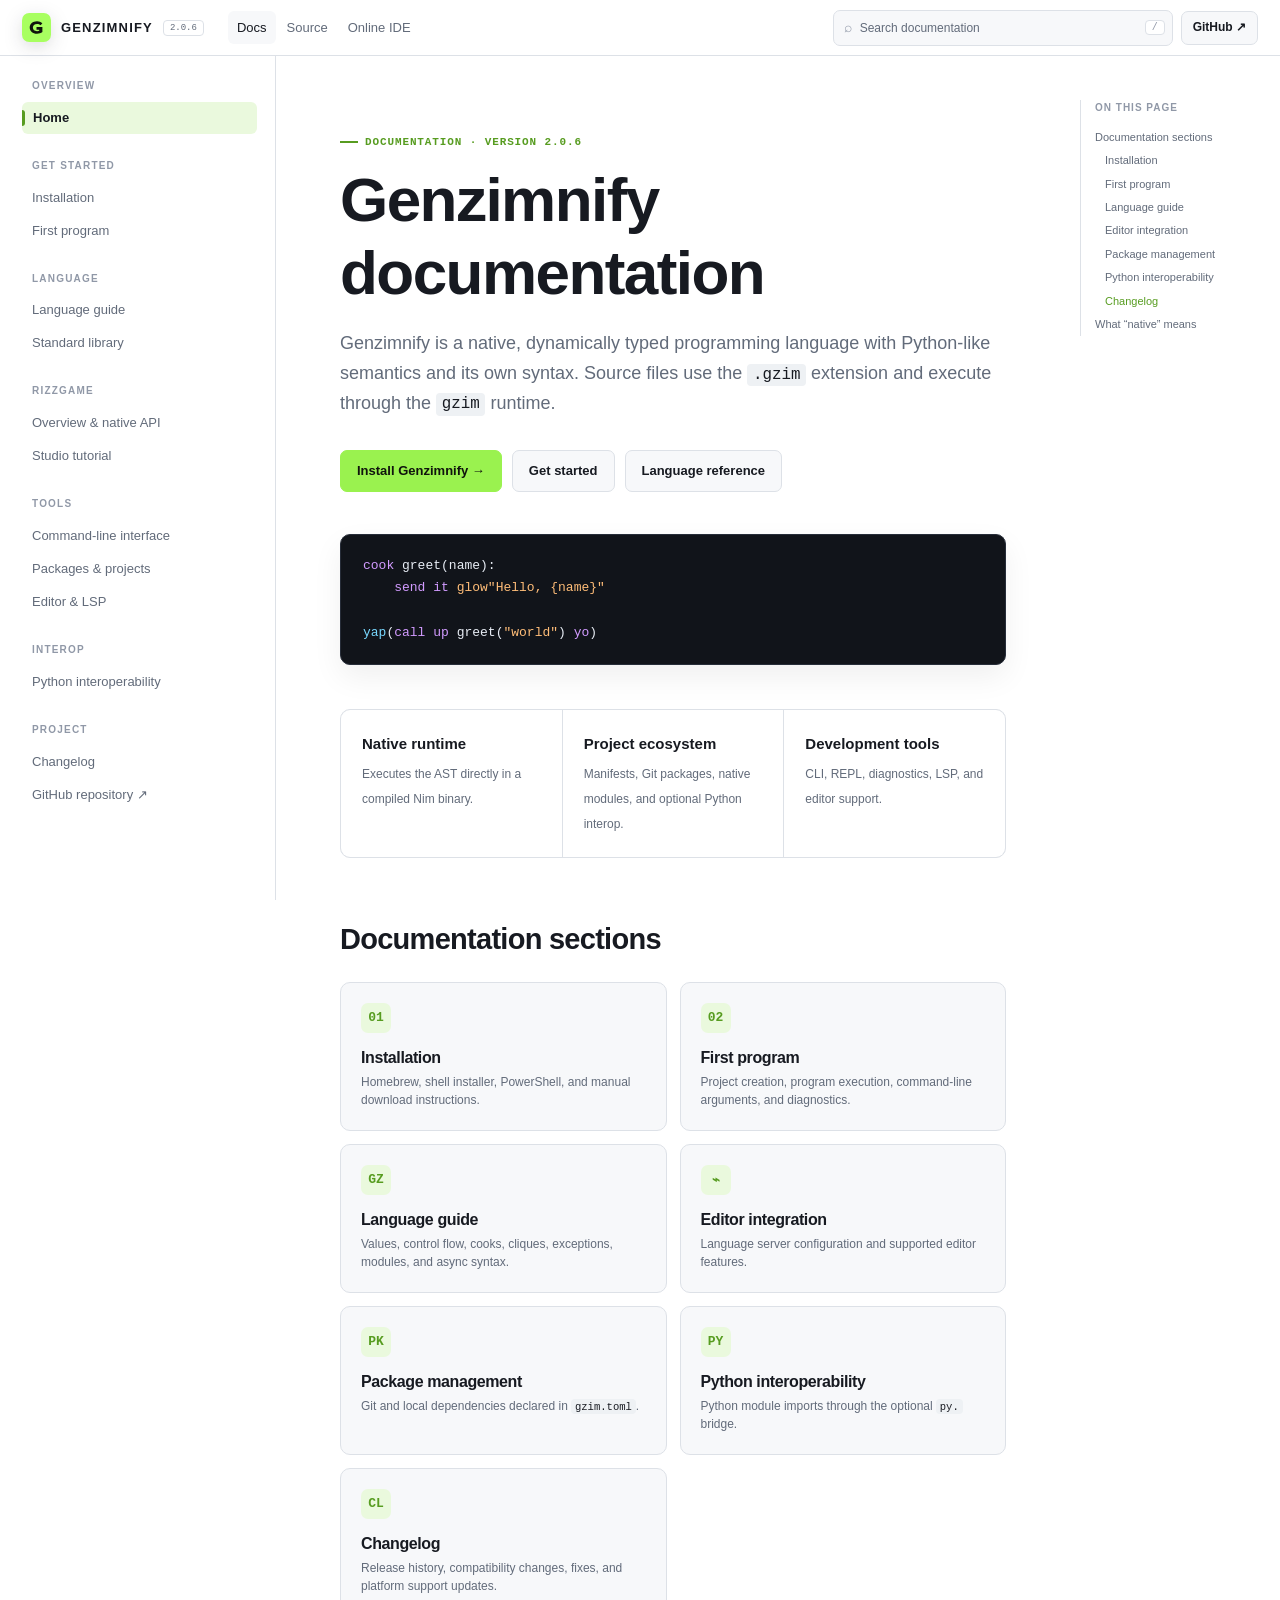
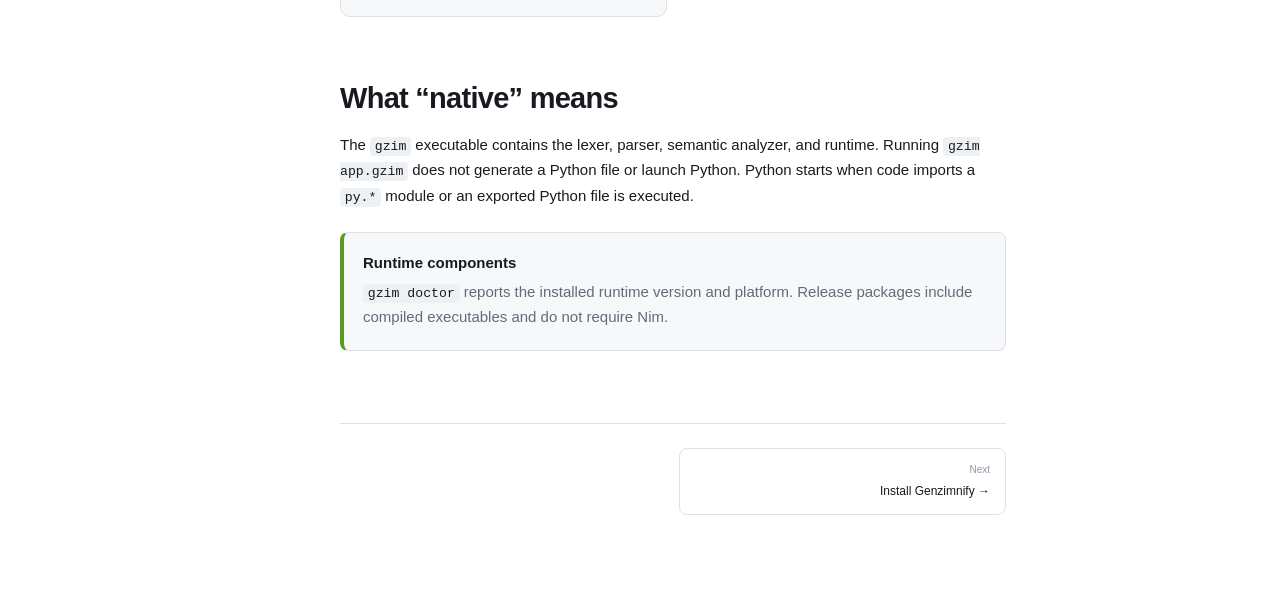
<file: docs/index.html>
<!doctype html>
<html lang="en"><head><meta charset="utf-8"><meta name="viewport" content="width=device-width,initial-scale=1"><meta name="description" content="Genzimnify documentation — a native, Python-free programming language with Gen Z syntax."><title>Genzimnify Documentation</title><link rel="icon" href="favicon.svg" type="image/svg+xml"><link rel="stylesheet" href="style.css"></head>
<body><div id="siteHeader"></div><div class="layout"><aside class="sidebar" id="siteSidebar"></aside><main class="content"><article class="hero">
  <div class="page-kicker">Documentation · Version 2.0.6</div>
  <h1>Genzimnify documentation</h1>
  <p class="lead">Genzimnify is a native, dynamically typed programming language with Python-like semantics and its own syntax. Source files use the <code>.gzim</code> extension and execute through the <code>gzim</code> runtime.</p>
  <div class="hero-actions"><a class="button primary" href="installation.html">Install Genzimnify →</a><a class="button" href="getting-started.html">Get started</a><a class="button" href="language-guide.html">Language reference</a></div>
  <pre><code class="language-gzim">cook greet(name):
    send it glow"Hello, {name}"

yap(call up greet("world") yo)</code></pre>
  <div class="feature-strip"><div class="feature"><b>Native runtime</b><span>Executes the AST directly in a compiled Nim binary.</span></div><div class="feature"><b>Project ecosystem</b><span>Manifests, Git packages, native modules, and optional Python interop.</span></div><div class="feature"><b>Development tools</b><span>CLI, REPL, diagnostics, LSP, and editor support.</span></div></div>
  <h2 id="start-here">Documentation sections</h2>
  <div class="cards">
    <a class="card" href="installation.html"><div class="card-icon">01</div><h3>Installation</h3><p>Homebrew, shell installer, PowerShell, and manual download instructions.</p></a>
    <a class="card" href="getting-started.html"><div class="card-icon">02</div><h3>First program</h3><p>Project creation, program execution, command-line arguments, and diagnostics.</p></a>
    <a class="card" href="language-guide.html"><div class="card-icon">GZ</div><h3>Language guide</h3><p>Values, control flow, cooks, cliques, exceptions, modules, and async syntax.</p></a>
    <a class="card" href="tooling.html"><div class="card-icon">⌁</div><h3>Editor integration</h3><p>Language server configuration and supported editor features.</p></a>
    <a class="card" href="packages.html"><div class="card-icon">PK</div><h3>Package management</h3><p>Git and local dependencies declared in <code>gzim.toml</code>.</p></a>
    <a class="card" href="python-interop.html"><div class="card-icon">PY</div><h3>Python interoperability</h3><p>Python module imports through the optional <code>py.</code> bridge.</p></a>
    <a class="card" href="changelog.html"><div class="card-icon">CL</div><h3>Changelog</h3><p>Release history, compatibility changes, fixes, and platform support updates.</p></a>
  </div>
  <h2 id="why-native">What “native” means</h2>
  <p>The <code>gzim</code> executable contains the lexer, parser, semantic analyzer, and runtime. Running <code>gzim app.gzim</code> does not generate a Python file or launch Python. Python starts when code imports a <code>py.*</code> module or an exported Python file is executed.</p>
  <div class="callout"><div class="callout-title">Runtime components</div><p><code>gzim doctor</code> reports the installed runtime version and platform. Release packages include compiled executables and do not require Nim.</p></div>
  <div class="page-nav"><span></span><a href="installation.html"><small>Next</small>Install Genzimnify →</a></div>
</article></main><aside class="toc" id="pageToc"></aside></div><script src="app.js"></script></body></html>
</file>
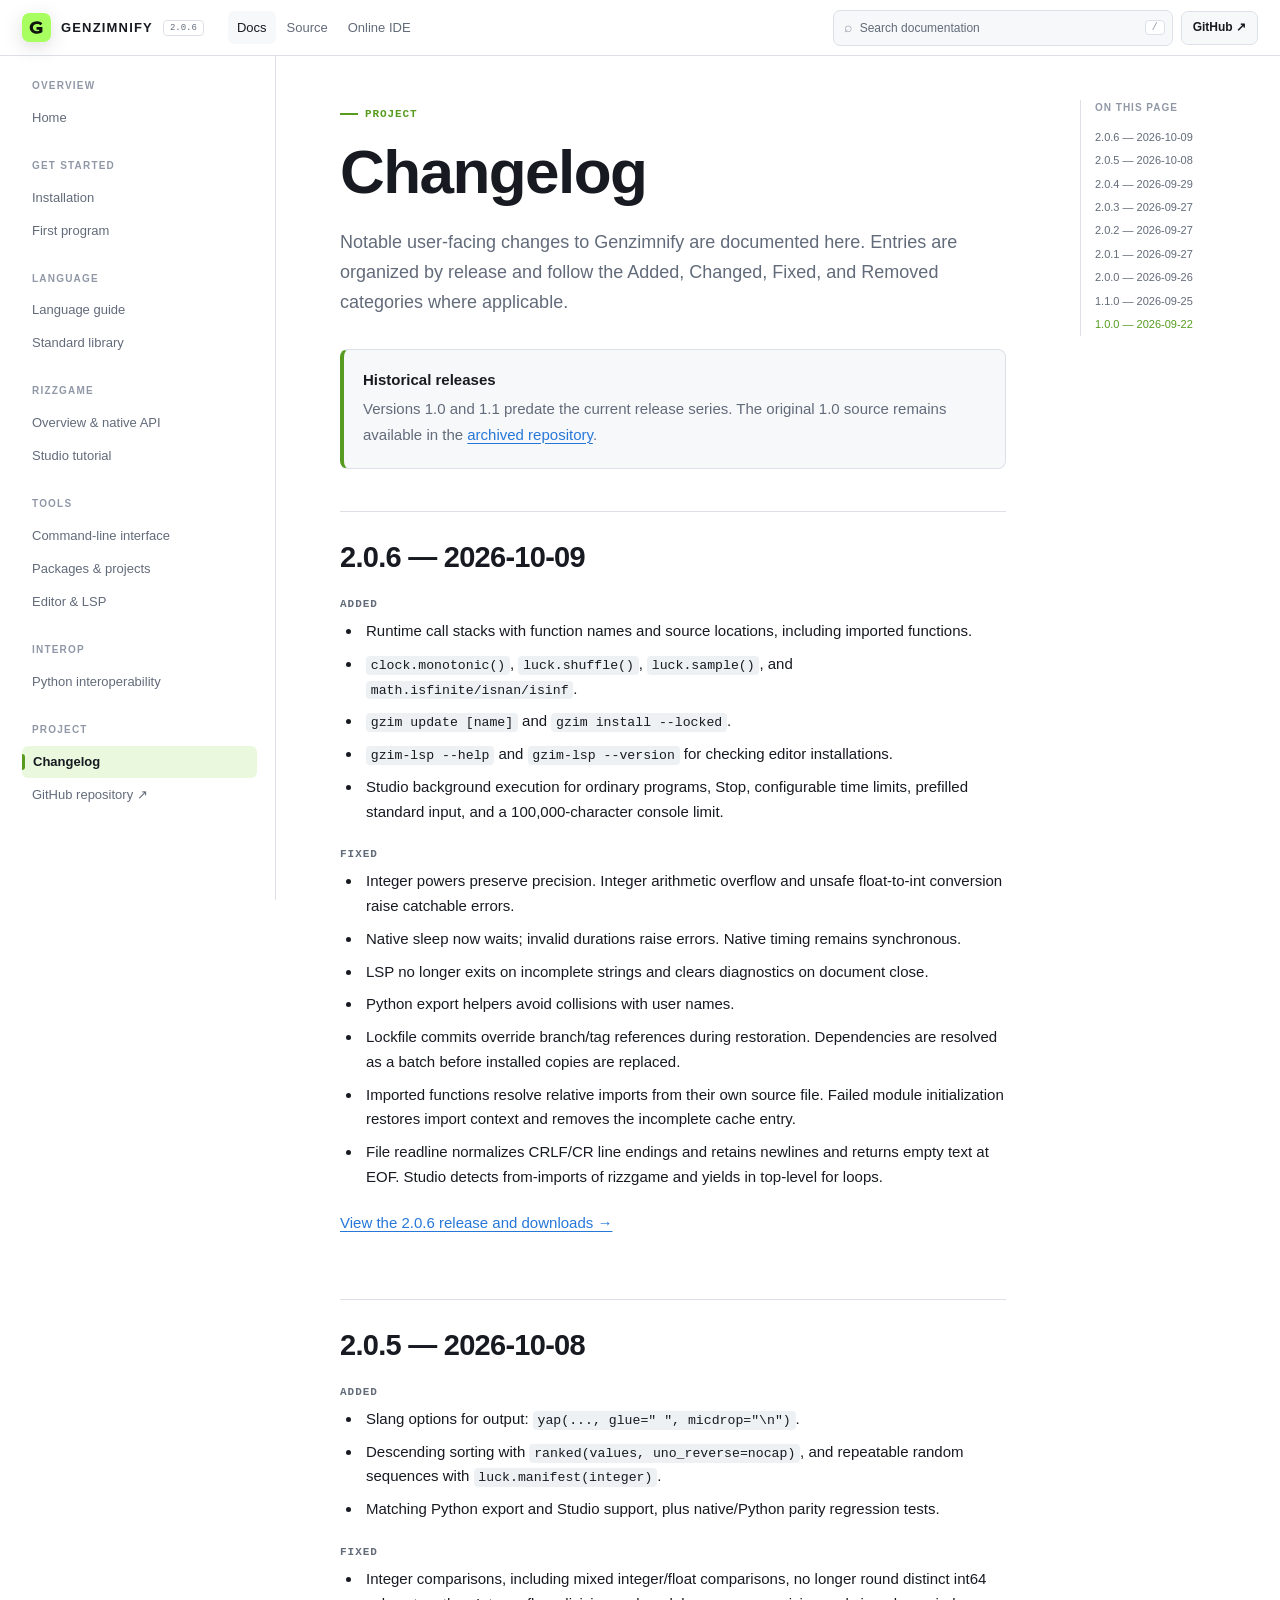
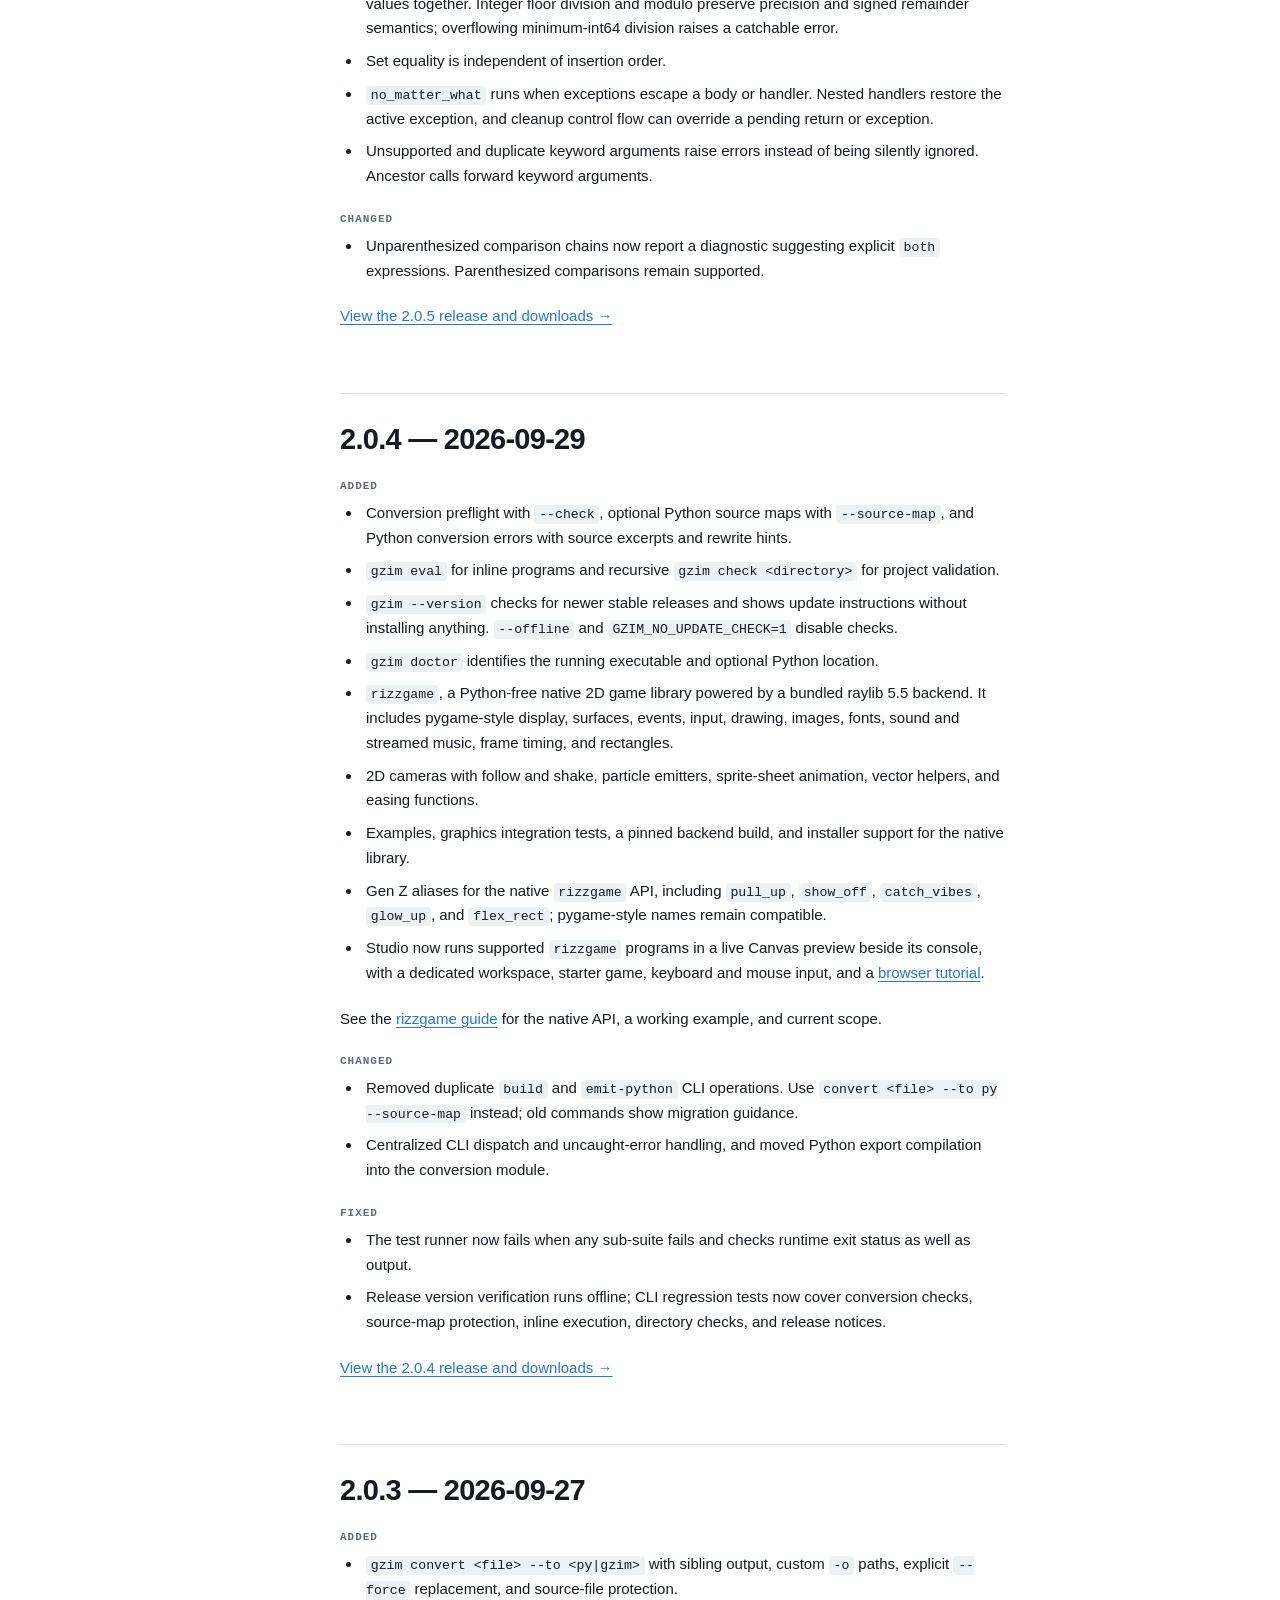
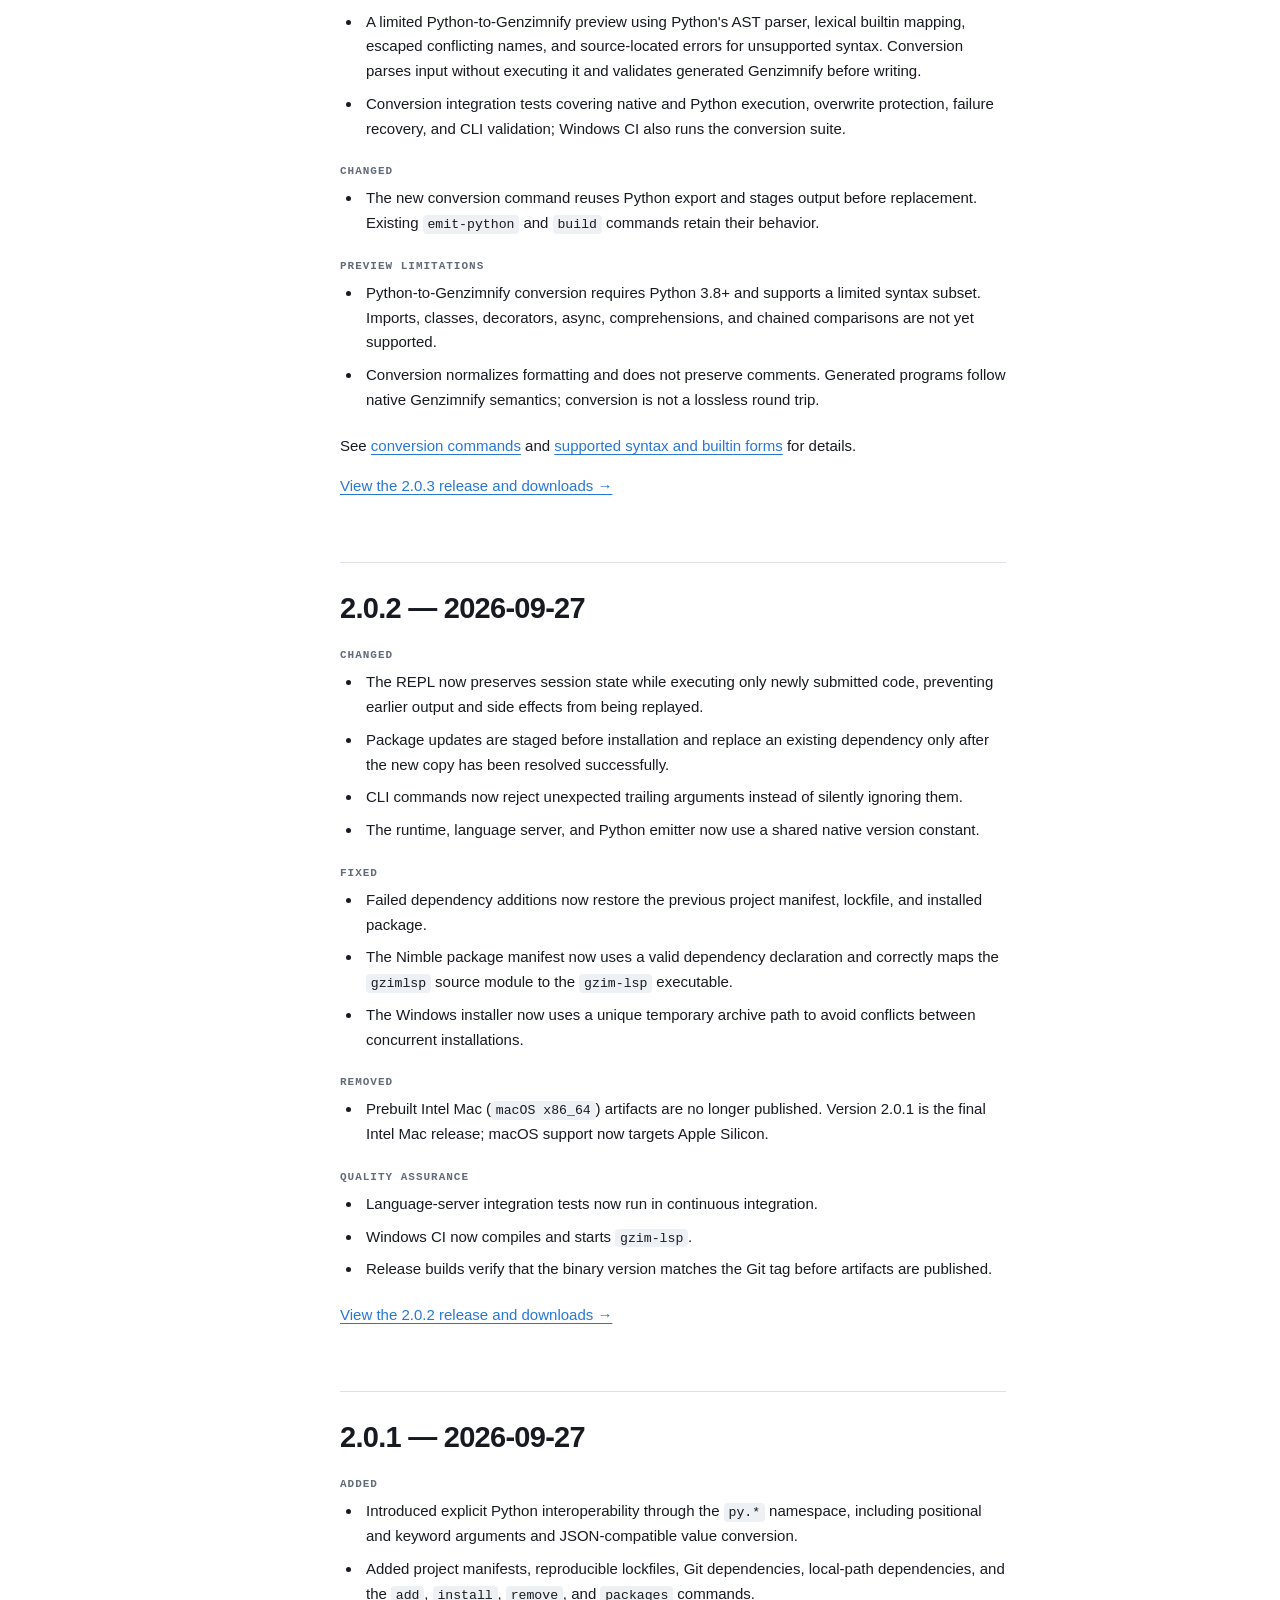
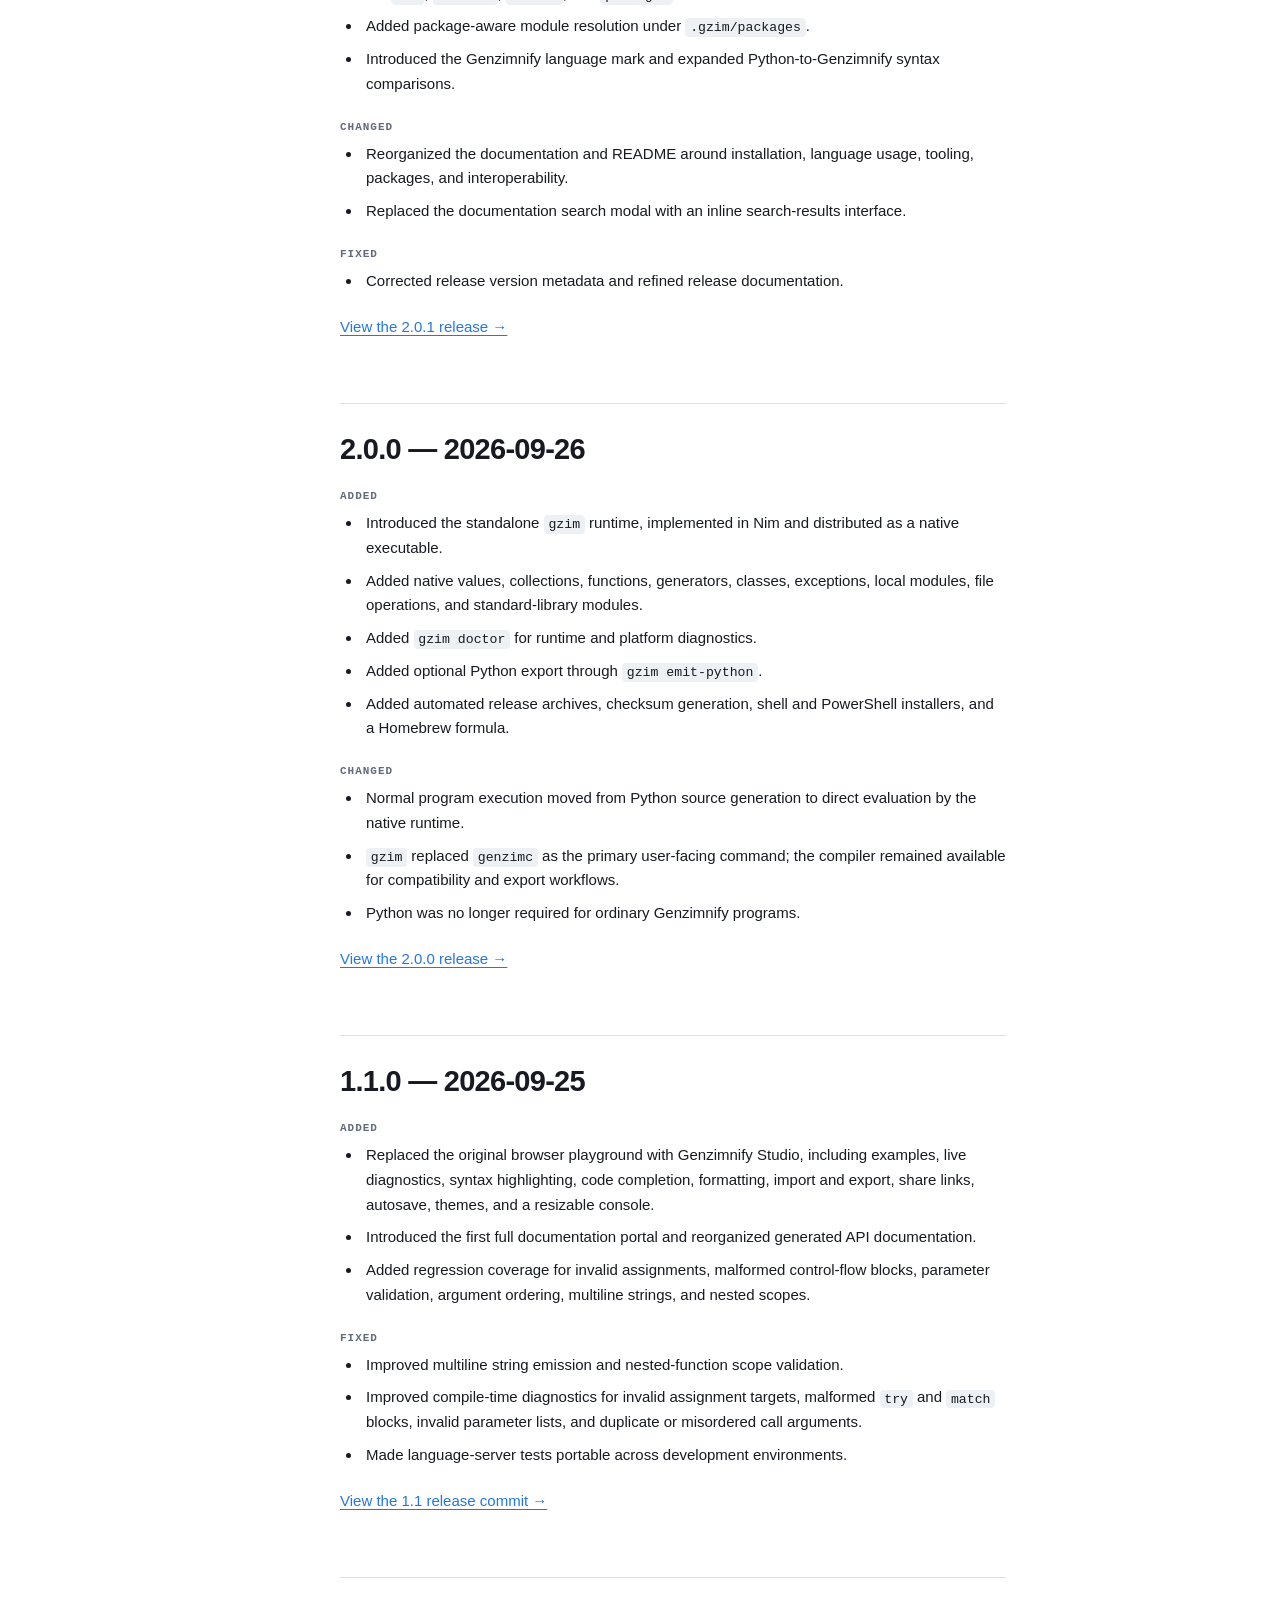
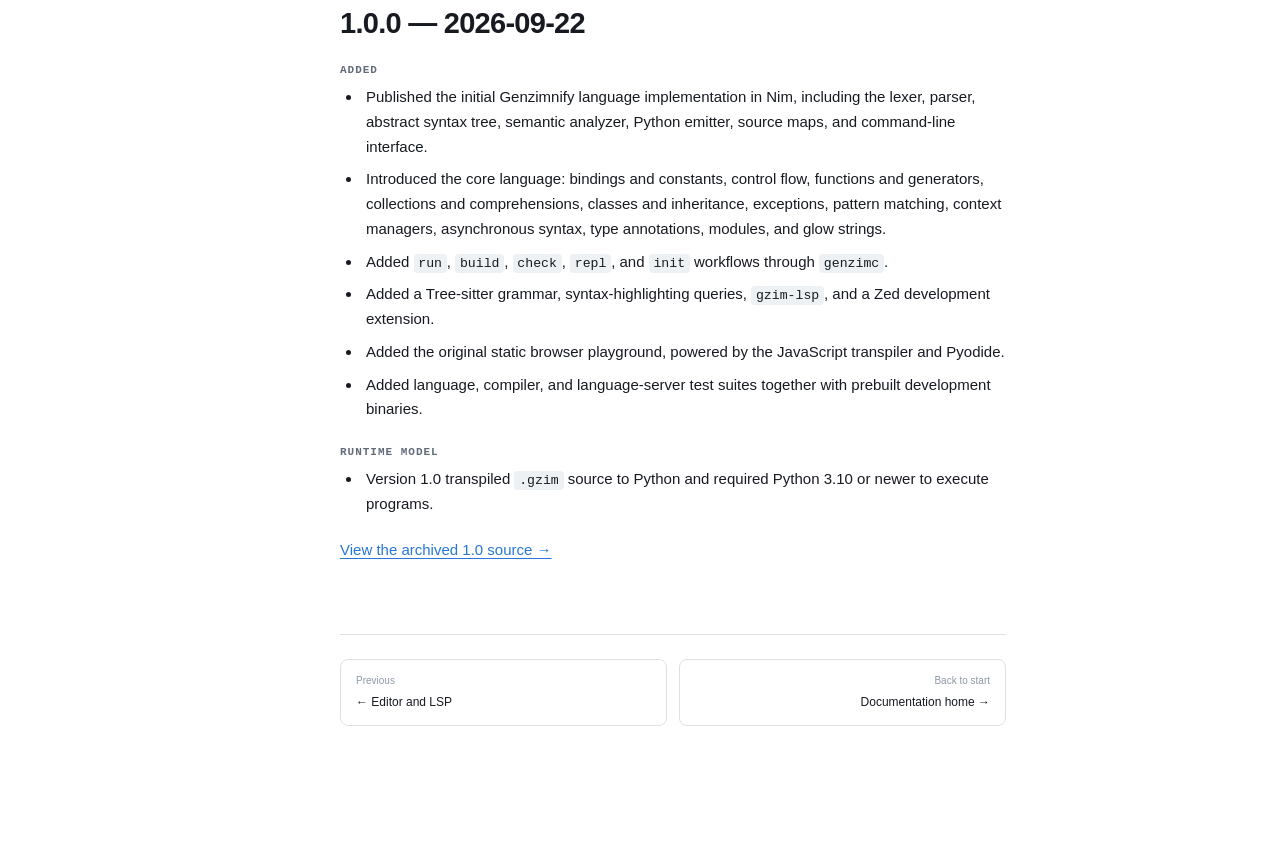
<file: docs/changelog.html>
<!doctype html><html lang="en"><head><meta charset="utf-8"><meta name="viewport" content="width=device-width,initial-scale=1"><meta name="description" content="Genzimnify release history and version notes."><title>Changelog | Genzimnify Docs</title><link rel="icon" href="favicon.svg" type="image/svg+xml"><link rel="stylesheet" href="style.css"></head>
<body><div id="siteHeader"></div><div class="layout"><aside class="sidebar" id="siteSidebar"></aside><main class="content"><article class="changelog">
  <div class="page-kicker">Project</div><h1>Changelog</h1><p class="lead">Notable user-facing changes to Genzimnify are documented here. Entries are organized by release and follow the Added, Changed, Fixed, and Removed categories where applicable.</p>
  <div class="callout"><div class="callout-title">Historical releases</div><p>Versions 1.0 and 1.1 predate the current release series. The original 1.0 source remains available in the <a href="https://github.com/WendellArchive/Genzimnify">archived repository</a>.</p></div>

  <h2 id="v2-0-6">2.0.6 — 2026-10-09</h2>
  <h3>Added</h3><ul>
    <li>Runtime call stacks with function names and source locations, including imported functions.</li>
    <li><code>clock.monotonic()</code>, <code>luck.shuffle()</code>, <code>luck.sample()</code>, and <code>math.isfinite/isnan/isinf</code>.</li>
    <li><code>gzim update [name]</code> and <code>gzim install --locked</code>.</li>
    <li><code>gzim-lsp --help</code> and <code>gzim-lsp --version</code> for checking editor installations.</li>
    <li>Studio background execution for ordinary programs, Stop, configurable time limits, prefilled standard input, and a 100,000-character console limit.</li>
  </ul>
  <h3>Fixed</h3><ul>
    <li>Integer powers preserve precision. Integer arithmetic overflow and unsafe float-to-int conversion raise catchable errors.</li>
    <li>Native sleep now waits; invalid durations raise errors. Native timing remains synchronous.</li>
    <li>LSP no longer exits on incomplete strings and clears diagnostics on document close.</li>
    <li>Python export helpers avoid collisions with user names.</li>
    <li>Lockfile commits override branch/tag references during restoration. Dependencies are resolved as a batch before installed copies are replaced.</li>
    <li>Imported functions resolve relative imports from their own source file. Failed module initialization restores import context and removes the incomplete cache entry.</li>
    <li>File readline normalizes CRLF/CR line endings and retains newlines and returns empty text at EOF. Studio detects from-imports of rizzgame and yields in top-level for loops.</li>
  </ul>

  <p><a href="https://github.com/Obliv1onis/Genzimnify/releases/tag/v2.0.6">View the 2.0.6 release and downloads →</a></p>

  <h2 id="v2-0-5">2.0.5 — 2026-10-08</h2>
  <h3>Added</h3><ul>
    <li>Slang options for output: <code>yap(..., glue=" ", micdrop="\n")</code>.</li>
    <li>Descending sorting with <code>ranked(values, uno_reverse=nocap)</code>, and repeatable random sequences with <code>luck.manifest(integer)</code>.</li>
    <li>Matching Python export and Studio support, plus native/Python parity regression tests.</li>
  </ul>
  <h3>Fixed</h3><ul>
    <li>Integer comparisons, including mixed integer/float comparisons, no longer round distinct int64 values together. Integer floor division and modulo preserve precision and signed remainder semantics; overflowing minimum-int64 division raises a catchable error.</li>
    <li>Set equality is independent of insertion order.</li>
    <li><code>no_matter_what</code> runs when exceptions escape a body or handler. Nested handlers restore the active exception, and cleanup control flow can override a pending return or exception.</li>
    <li>Unsupported and duplicate keyword arguments raise errors instead of being silently ignored. Ancestor calls forward keyword arguments.</li>
  </ul>
  <h3>Changed</h3><ul><li>Unparenthesized comparison chains now report a diagnostic suggesting explicit <code>both</code> expressions. Parenthesized comparisons remain supported.</li></ul>

  <p><a href="https://github.com/Obliv1onis/Genzimnify/releases/tag/v2.0.5">View the 2.0.5 release and downloads →</a></p>

  <h2 id="v2-0-4">2.0.4 — 2026-09-29</h2>
  <h3>Added</h3><ul>
    <li>Conversion preflight with <code>--check</code>, optional Python source maps with <code>--source-map</code>, and Python conversion errors with source excerpts and rewrite hints.</li>
    <li><code>gzim eval</code> for inline programs and recursive <code>gzim check &lt;directory&gt;</code> for project validation.</li>
    <li><code>gzim --version</code> checks for newer stable releases and shows update instructions without installing anything. <code>--offline</code> and <code>GZIM_NO_UPDATE_CHECK=1</code> disable checks.</li>
    <li><code>gzim doctor</code> identifies the running executable and optional Python location.</li>
    <li><code>rizzgame</code>, a Python-free native 2D game library powered by a bundled raylib 5.5 backend. It includes pygame-style display, surfaces, events, input, drawing, images, fonts, sound and streamed music, frame timing, and rectangles.</li>
    <li>2D cameras with follow and shake, particle emitters, sprite-sheet animation, vector helpers, and easing functions.</li>
    <li>Examples, graphics integration tests, a pinned backend build, and installer support for the native library.</li>
    <li>Gen Z aliases for the native <code>rizzgame</code> API, including <code>pull_up</code>, <code>show_off</code>, <code>catch_vibes</code>, <code>glow_up</code>, and <code>flex_rect</code>; pygame-style names remain compatible.</li>
    <li>Studio now runs supported <code>rizzgame</code> programs in a live Canvas preview beside its console, with a dedicated workspace, starter game, keyboard and mouse input, and a <a href="rizzgame-studio.html">browser tutorial</a>.</li>
  </ul>
  <p>See the <a href="rizzgame.html">rizzgame guide</a> for the native API, a working example, and current scope.</p>
  <h3>Changed</h3><ul><li>Removed duplicate <code>build</code> and <code>emit-python</code> CLI operations. Use <code>convert &lt;file&gt; --to py --source-map</code> instead; old commands show migration guidance.</li><li>Centralized CLI dispatch and uncaught-error handling, and moved Python export compilation into the conversion module.</li></ul>
  <h3>Fixed</h3><ul><li>The test runner now fails when any sub-suite fails and checks runtime exit status as well as output.</li><li>Release version verification runs offline; CLI regression tests now cover conversion checks, source-map protection, inline execution, directory checks, and release notices.</li></ul>
  <p><a href="https://github.com/Obliv1onis/Genzimnify/releases/tag/v2.0.4">View the 2.0.4 release and downloads →</a></p>

  <h2 id="v2-0-3">2.0.3 — 2026-09-27</h2>
  <h3>Added</h3>
  <ul>
    <li><code>gzim convert &lt;file&gt; --to &lt;py|gzim&gt;</code> with sibling output, custom <code>-o</code> paths, explicit <code>--force</code> replacement, and source-file protection.</li>
    <li>A limited Python-to-Genzimnify preview using Python's AST parser, lexical builtin mapping, escaped conflicting names, and source-located errors for unsupported syntax. Conversion parses input without executing it and validates generated Genzimnify before writing.</li>
    <li>Conversion integration tests covering native and Python execution, overwrite protection, failure recovery, and CLI validation; Windows CI also runs the conversion suite.</li>
  </ul>
  <h3>Changed</h3>
  <ul><li>The new conversion command reuses Python export and stages output before replacement. Existing <code>emit-python</code> and <code>build</code> commands retain their behavior.</li></ul>
  <h3>Preview limitations</h3>
  <ul>
    <li>Python-to-Genzimnify conversion requires Python 3.8+ and supports a limited syntax subset. Imports, classes, decorators, async, comprehensions, and chained comparisons are not yet supported.</li>
    <li>Conversion normalizes formatting and does not preserve comments. Generated programs follow native Genzimnify semantics; conversion is not a lossless round trip.</li>
  </ul>
  <p>See <a href="cli.html#convert">conversion commands</a> and <a href="python-interop.html#source-conversion">supported syntax and builtin forms</a> for details.</p>
  <p><a href="https://github.com/Obliv1onis/Genzimnify/releases/tag/v2.0.3">View the 2.0.3 release and downloads →</a></p>

  <h2 id="v2-0-2">2.0.2 — 2026-09-27</h2>
  <h3>Changed</h3>
  <ul>
    <li>The REPL now preserves session state while executing only newly submitted code, preventing earlier output and side effects from being replayed.</li>
    <li>Package updates are staged before installation and replace an existing dependency only after the new copy has been resolved successfully.</li>
    <li>CLI commands now reject unexpected trailing arguments instead of silently ignoring them.</li>
    <li>The runtime, language server, and Python emitter now use a shared native version constant.</li>
  </ul>
  <h3>Fixed</h3>
  <ul>
    <li>Failed dependency additions now restore the previous project manifest, lockfile, and installed package.</li>
    <li>The Nimble package manifest now uses a valid dependency declaration and correctly maps the <code>gzimlsp</code> source module to the <code>gzim-lsp</code> executable.</li>
    <li>The Windows installer now uses a unique temporary archive path to avoid conflicts between concurrent installations.</li>
  </ul>
  <h3>Removed</h3>
  <ul>
    <li>Prebuilt Intel Mac (<code>macOS x86_64</code>) artifacts are no longer published. Version 2.0.1 is the final Intel Mac release; macOS support now targets Apple Silicon.</li>
  </ul>
  <h3>Quality assurance</h3>
  <ul>
    <li>Language-server integration tests now run in continuous integration.</li>
    <li>Windows CI now compiles and starts <code>gzim-lsp</code>.</li>
    <li>Release builds verify that the binary version matches the Git tag before artifacts are published.</li>
  </ul>
  <p><a href="https://github.com/Obliv1onis/Genzimnify/releases/tag/v2.0.2">View the 2.0.2 release and downloads →</a></p>

  <h2 id="v2-0-1">2.0.1 — 2026-09-27</h2>
  <h3>Added</h3>
  <ul>
    <li>Introduced explicit Python interoperability through the <code>py.*</code> namespace, including positional and keyword arguments and JSON-compatible value conversion.</li>
    <li>Added project manifests, reproducible lockfiles, Git dependencies, local-path dependencies, and the <code>add</code>, <code>install</code>, <code>remove</code>, and <code>packages</code> commands.</li>
    <li>Added package-aware module resolution under <code>.gzim/packages</code>.</li>
    <li>Introduced the Genzimnify language mark and expanded Python-to-Genzimnify syntax comparisons.</li>
  </ul>
  <h3>Changed</h3>
  <ul>
    <li>Reorganized the documentation and README around installation, language usage, tooling, packages, and interoperability.</li>
    <li>Replaced the documentation search modal with an inline search-results interface.</li>
  </ul>
  <h3>Fixed</h3>
  <ul>
    <li>Corrected release version metadata and refined release documentation.</li>
  </ul>
  <p><a href="https://github.com/Obliv1onis/Genzimnify/releases/tag/v2.0.1">View the 2.0.1 release →</a></p>

  <h2 id="v2-0-0">2.0.0 — 2026-09-26</h2>
  <h3>Added</h3>
  <ul>
    <li>Introduced the standalone <code>gzim</code> runtime, implemented in Nim and distributed as a native executable.</li>
    <li>Added native values, collections, functions, generators, classes, exceptions, local modules, file operations, and standard-library modules.</li>
    <li>Added <code>gzim doctor</code> for runtime and platform diagnostics.</li>
    <li>Added optional Python export through <code>gzim emit-python</code>.</li>
    <li>Added automated release archives, checksum generation, shell and PowerShell installers, and a Homebrew formula.</li>
  </ul>
  <h3>Changed</h3>
  <ul>
    <li>Normal program execution moved from Python source generation to direct evaluation by the native runtime.</li>
    <li><code>gzim</code> replaced <code>genzimc</code> as the primary user-facing command; the compiler remained available for compatibility and export workflows.</li>
    <li>Python was no longer required for ordinary Genzimnify programs.</li>
  </ul>
  <p><a href="https://github.com/Obliv1onis/Genzimnify/releases/tag/v2.0.0">View the 2.0.0 release →</a></p>

  <h2 id="v1-1-0">1.1.0 — 2026-09-25</h2>
  <h3>Added</h3>
  <ul>
    <li>Replaced the original browser playground with Genzimnify Studio, including examples, live diagnostics, syntax highlighting, code completion, formatting, import and export, share links, autosave, themes, and a resizable console.</li>
    <li>Introduced the first full documentation portal and reorganized generated API documentation.</li>
    <li>Added regression coverage for invalid assignments, malformed control-flow blocks, parameter validation, argument ordering, multiline strings, and nested scopes.</li>
  </ul>
  <h3>Fixed</h3>
  <ul>
    <li>Improved multiline string emission and nested-function scope validation.</li>
    <li>Improved compile-time diagnostics for invalid assignment targets, malformed <code>try</code> and <code>match</code> blocks, invalid parameter lists, and duplicate or misordered call arguments.</li>
    <li>Made language-server tests portable across development environments.</li>
  </ul>
  <p><a href="https://github.com/Obliv1onis/Genzimnify/commit/28be0456302f70ec41697f808dc695c4a4c6f80e">View the 1.1 release commit →</a></p>

  <h2 id="v1-0-0">1.0.0 — 2026-09-22</h2>
  <h3>Added</h3>
  <ul>
    <li>Published the initial Genzimnify language implementation in Nim, including the lexer, parser, abstract syntax tree, semantic analyzer, Python emitter, source maps, and command-line interface.</li>
    <li>Introduced the core language: bindings and constants, control flow, functions and generators, collections and comprehensions, classes and inheritance, exceptions, pattern matching, context managers, asynchronous syntax, type annotations, modules, and glow strings.</li>
    <li>Added <code>run</code>, <code>build</code>, <code>check</code>, <code>repl</code>, and <code>init</code> workflows through <code>genzimc</code>.</li>
    <li>Added a Tree-sitter grammar, syntax-highlighting queries, <code>gzim-lsp</code>, and a Zed development extension.</li>
    <li>Added the original static browser playground, powered by the JavaScript transpiler and Pyodide.</li>
    <li>Added language, compiler, and language-server test suites together with prebuilt development binaries.</li>
  </ul>
  <h3>Runtime model</h3>
  <ul>
    <li>Version 1.0 transpiled <code>.gzim</code> source to Python and required Python 3.10 or newer to execute programs.</li>
  </ul>
  <p><a href="https://github.com/WendellArchive/Genzimnify">View the archived 1.0 source →</a></p>

  <div class="page-nav"><a href="tooling.html"><small>Previous</small>← Editor and LSP</a><a href="index.html"><small>Back to start</small>Documentation home →</a></div>
</article></main><aside class="toc" id="pageToc"></aside></div><script src="app.js"></script></body></html>
</file>
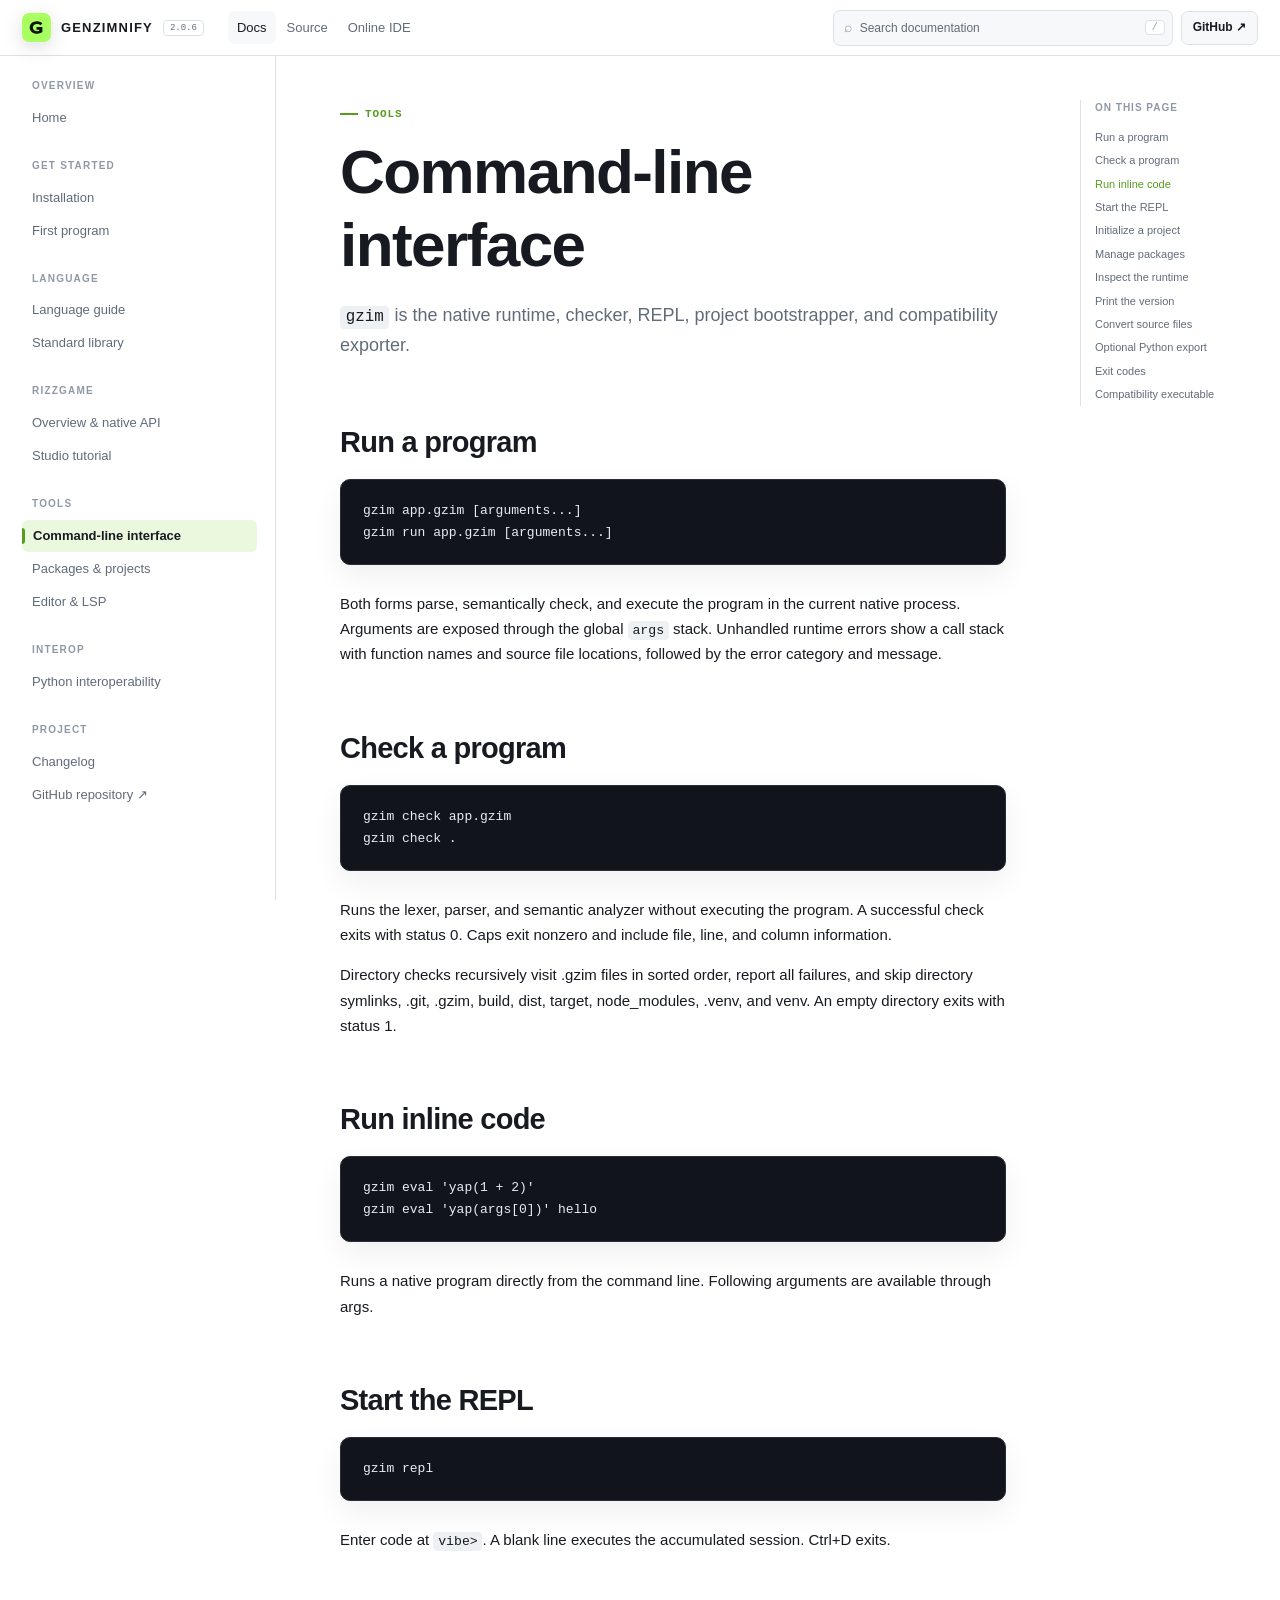
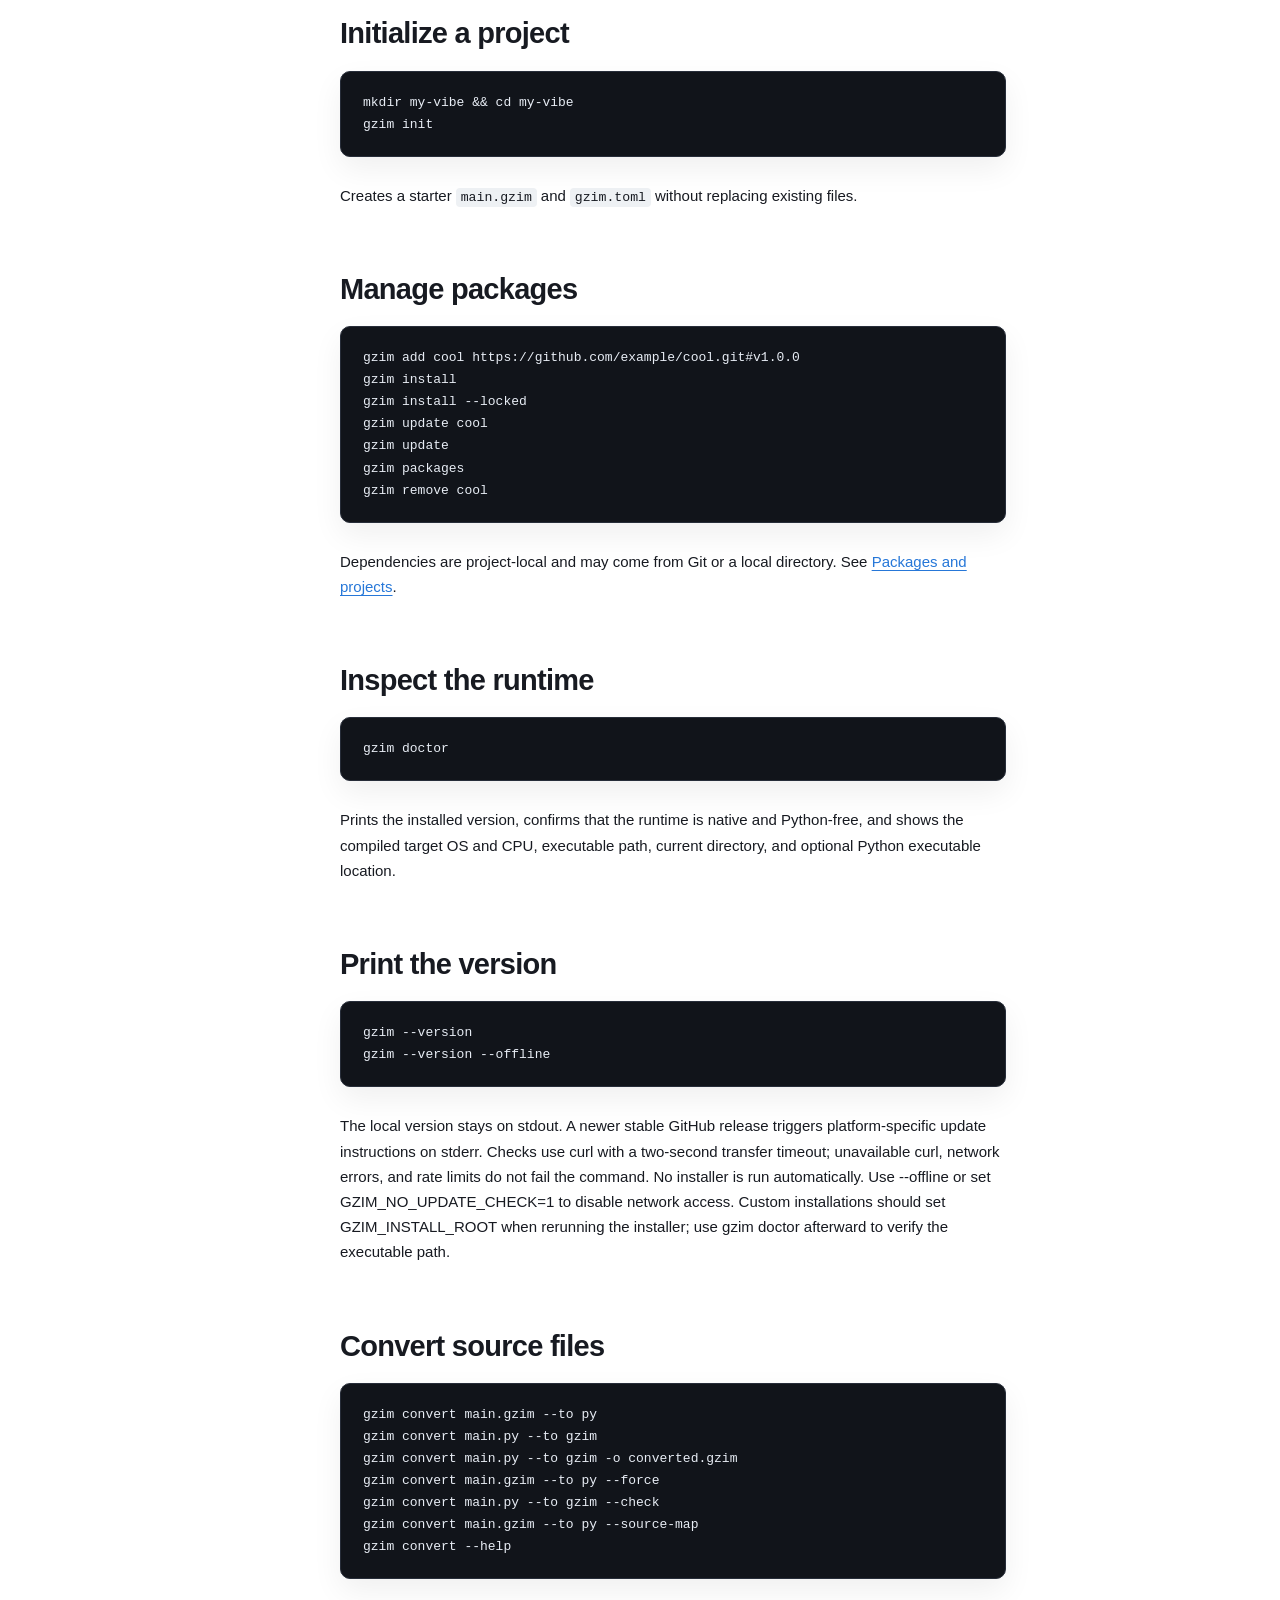
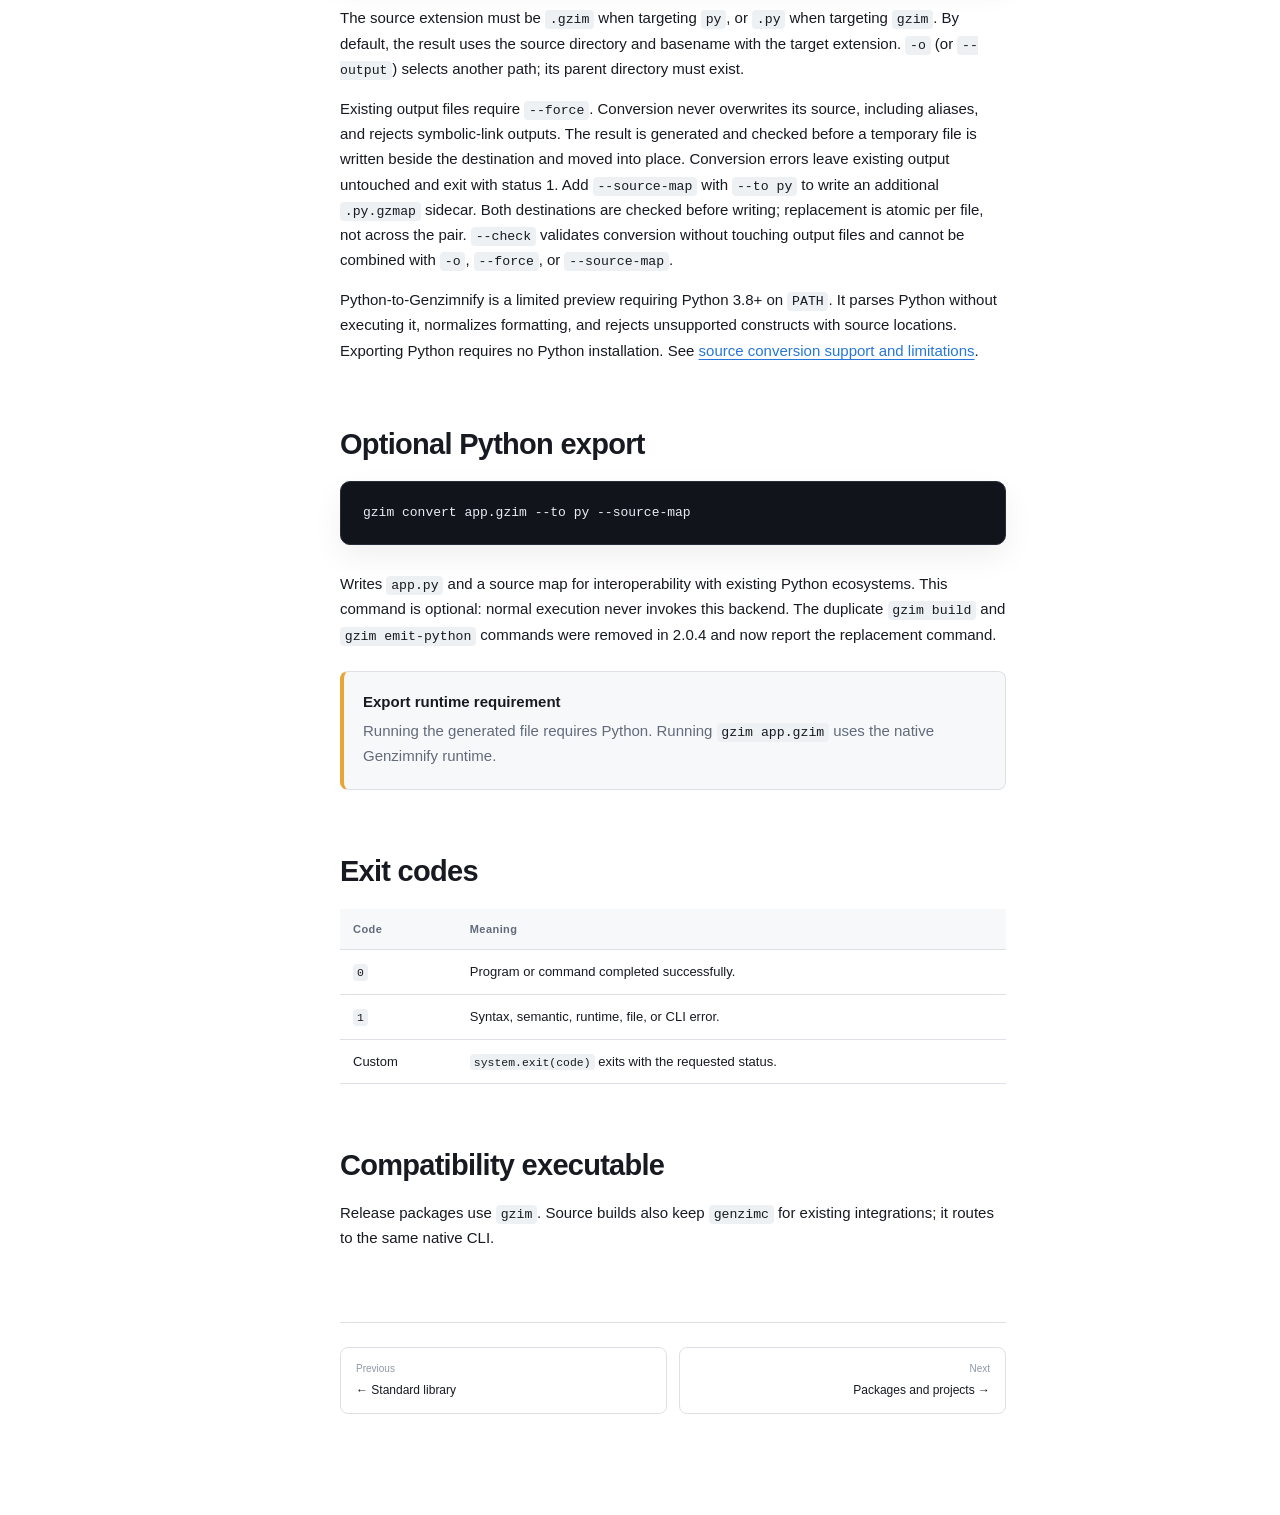
<file: docs/cli.html>
<!doctype html><html lang="en"><head><meta charset="utf-8"><meta name="viewport" content="width=device-width,initial-scale=1"><meta name="description" content="Genzimnify command-line interface reference."><title>CLI reference | Genzimnify Docs</title><link rel="icon" href="favicon.svg" type="image/svg+xml"><link rel="stylesheet" href="style.css"></head>
<body><div id="siteHeader"></div><div class="layout"><aside class="sidebar" id="siteSidebar"></aside><main class="content"><article>
  <div class="page-kicker">Tools</div><h1>Command-line interface</h1><p class="lead"><code>gzim</code> is the native runtime, checker, REPL, project bootstrapper, and compatibility exporter.</p>
  <h2 id="run">Run a program</h2><pre><code>gzim app.gzim [arguments...]
gzim run app.gzim [arguments...]</code></pre><p>Both forms parse, semantically check, and execute the program in the current native process. Arguments are exposed through the global <code>args</code> stack. Unhandled runtime errors show a call stack with function names and source file locations, followed by the error category and message.</p>
  <h2 id="check">Check a program</h2><pre><code>gzim check app.gzim
gzim check .</code></pre><p>Runs the lexer, parser, and semantic analyzer without executing the program. A successful check exits with status 0. Caps exit nonzero and include file, line, and column information.</p>
  <p>Directory checks recursively visit .gzim files in sorted order, report all failures, and skip directory symlinks, .git, .gzim, build, dist, target, node_modules, .venv, and venv. An empty directory exits with status 1.</p>
  <h2 id="eval">Run inline code</h2><pre><code>gzim eval 'yap(1 + 2)'
gzim eval 'yap(args[0])' hello</code></pre><p>Runs a native program directly from the command line. Following arguments are available through args.</p>
  <h2 id="repl">Start the REPL</h2><pre><code>gzim repl</code></pre><p>Enter code at <code>vibe&gt;</code>. A blank line executes the accumulated session. Ctrl+D exits.</p>
  <h2 id="init">Initialize a project</h2><pre><code>mkdir my-vibe &amp;&amp; cd my-vibe
gzim init</code></pre><p>Creates a starter <code>main.gzim</code> and <code>gzim.toml</code> without replacing existing files.</p>
  <h2 id="packages">Manage packages</h2><pre><code>gzim add cool https://github.com/example/cool.git#v1.0.0
gzim install
gzim install --locked
gzim update cool
gzim update
gzim packages
gzim remove cool</code></pre><p>Dependencies are project-local and may come from Git or a local directory. See <a href="packages.html">Packages and projects</a>.</p>
  <h2 id="doctor">Inspect the runtime</h2><pre><code>gzim doctor</code></pre><p>Prints the installed version, confirms that the runtime is native and Python-free, and shows the compiled target OS and CPU, executable path, current directory, and optional Python executable location.</p>
  <h2 id="version">Print the version</h2><pre><code>gzim --version
gzim --version --offline</code></pre><p>The local version stays on stdout. A newer stable GitHub release triggers platform-specific update instructions on stderr. Checks use curl with a two-second transfer timeout; unavailable curl, network errors, and rate limits do not fail the command. No installer is run automatically. Use --offline or set GZIM_NO_UPDATE_CHECK=1 to disable network access. Custom installations should set GZIM_INSTALL_ROOT when rerunning the installer; use gzim doctor afterward to verify the executable path.</p>
  <h2 id="convert">Convert source files</h2><pre><code>gzim convert main.gzim --to py
gzim convert main.py --to gzim
gzim convert main.py --to gzim -o converted.gzim
gzim convert main.gzim --to py --force
gzim convert main.py --to gzim --check
gzim convert main.gzim --to py --source-map
gzim convert --help</code></pre><p>The source extension must be <code>.gzim</code> when targeting <code>py</code>, or <code>.py</code> when targeting <code>gzim</code>. By default, the result uses the source directory and basename with the target extension. <code>-o</code> (or <code>--output</code>) selects another path; its parent directory must exist.</p><p>Existing output files require <code>--force</code>. Conversion never overwrites its source, including aliases, and rejects symbolic-link outputs. The result is generated and checked before a temporary file is written beside the destination and moved into place. Conversion errors leave existing output untouched and exit with status 1. Add <code>--source-map</code> with <code>--to py</code> to write an additional <code>.py.gzmap</code> sidecar. Both destinations are checked before writing; replacement is atomic per file, not across the pair. <code>--check</code> validates conversion without touching output files and cannot be combined with <code>-o</code>, <code>--force</code>, or <code>--source-map</code>.</p><p>Python-to-Genzimnify is a limited preview requiring Python 3.8+ on <code>PATH</code>. It parses Python without executing it, normalizes formatting, and rejects unsupported constructs with source locations. Exporting Python requires no Python installation. See <a href="python-interop.html#source-conversion">source conversion support and limitations</a>.</p>
  <h2 id="python-export">Optional Python export</h2><pre><code>gzim convert app.gzim --to py --source-map</code></pre><p>Writes <code>app.py</code> and a source map for interoperability with existing Python ecosystems. This command is optional: normal execution never invokes this backend. The duplicate <code>gzim build</code> and <code>gzim emit-python</code> commands were removed in 2.0.4 and now report the replacement command.</p>
  <div class="callout warning"><div class="callout-title">Export runtime requirement</div><p>Running the generated file requires Python. Running <code>gzim app.gzim</code> uses the native Genzimnify runtime.</p></div>
  <h2 id="exit-codes">Exit codes</h2><table><thead><tr><th>Code</th><th>Meaning</th></tr></thead><tbody><tr><td><code>0</code></td><td>Program or command completed successfully.</td></tr><tr><td><code>1</code></td><td>Syntax, semantic, runtime, file, or CLI error.</td></tr><tr><td>Custom</td><td><code>system.exit(code)</code> exits with the requested status.</td></tr></tbody></table>
  <h2 id="compatibility">Compatibility executable</h2><p>Release packages use <code>gzim</code>. Source builds also keep <code>genzimc</code> for existing integrations; it routes to the same native CLI.</p>
  <div class="page-nav"><a href="stdlib.html"><small>Previous</small>← Standard library</a><a href="packages.html"><small>Next</small>Packages and projects →</a></div>
</article></main><aside class="toc" id="pageToc"></aside></div><script src="app.js"></script></body></html>
</file>
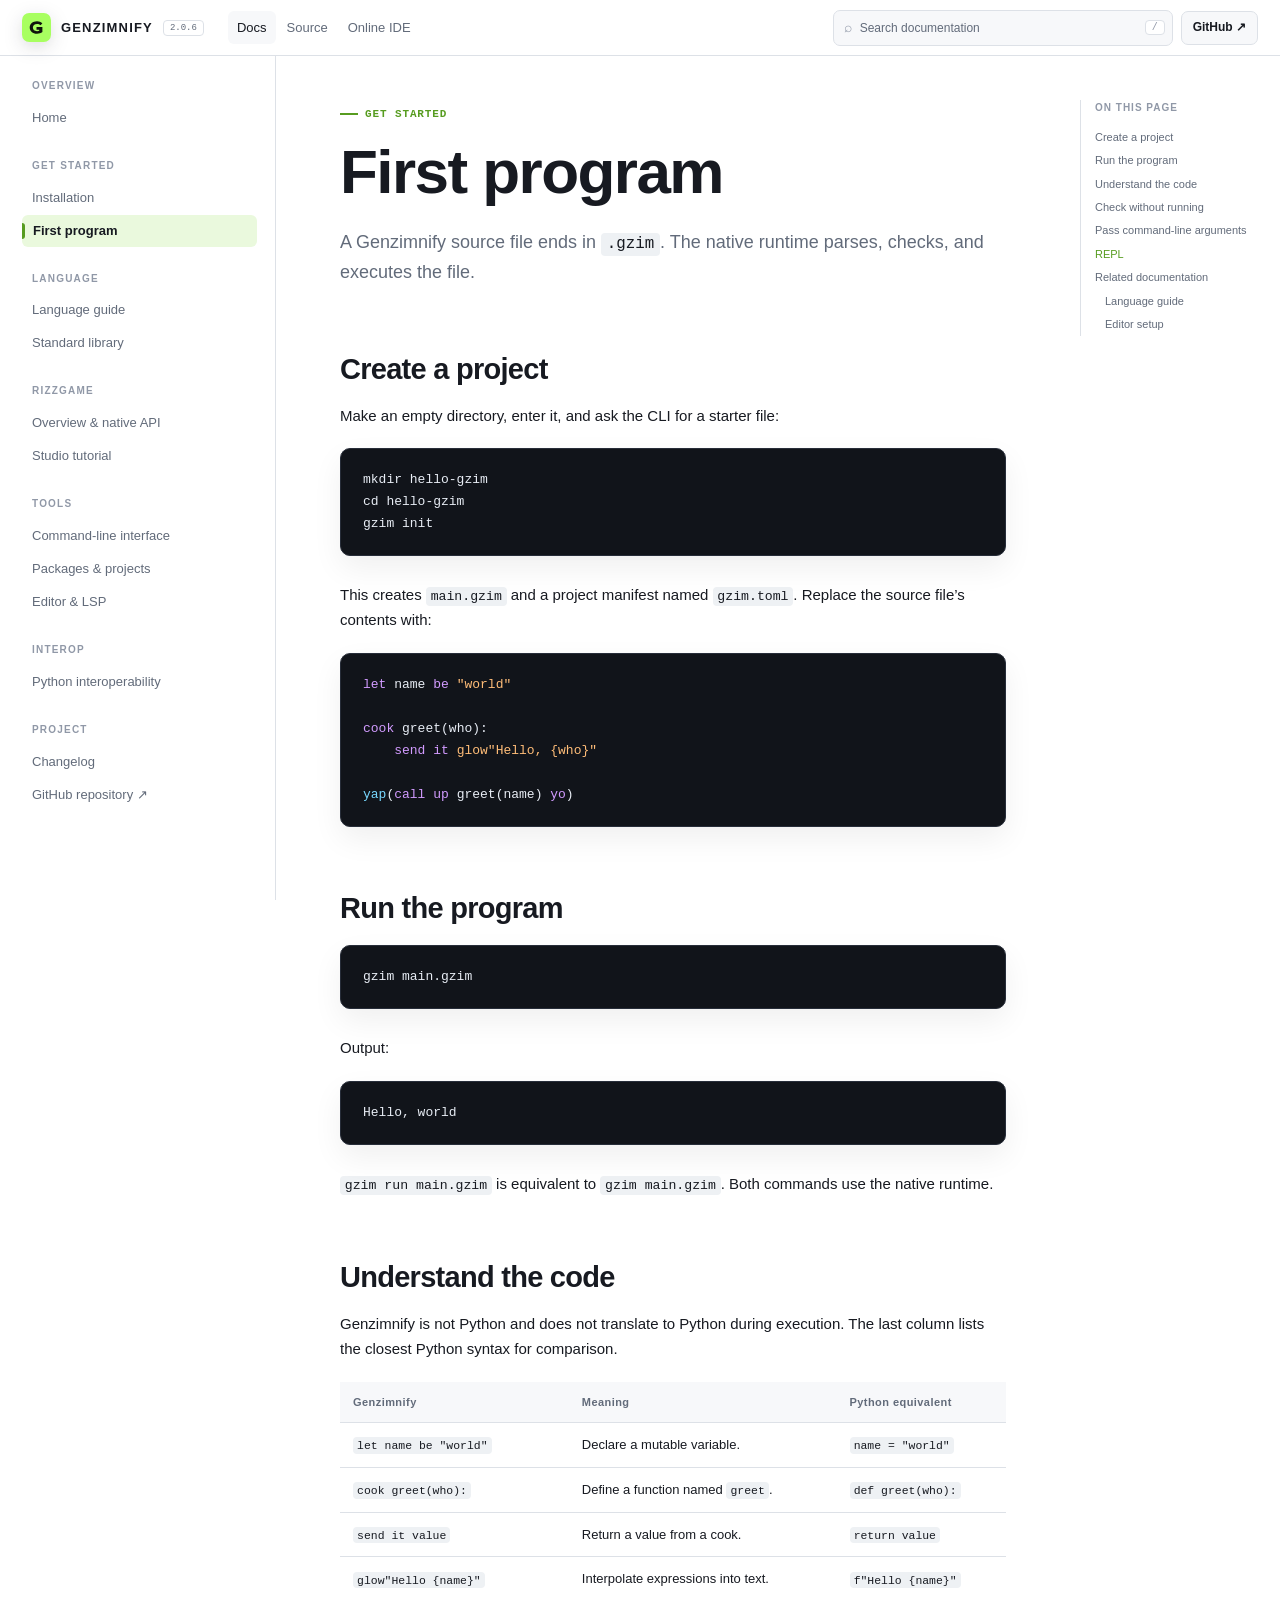
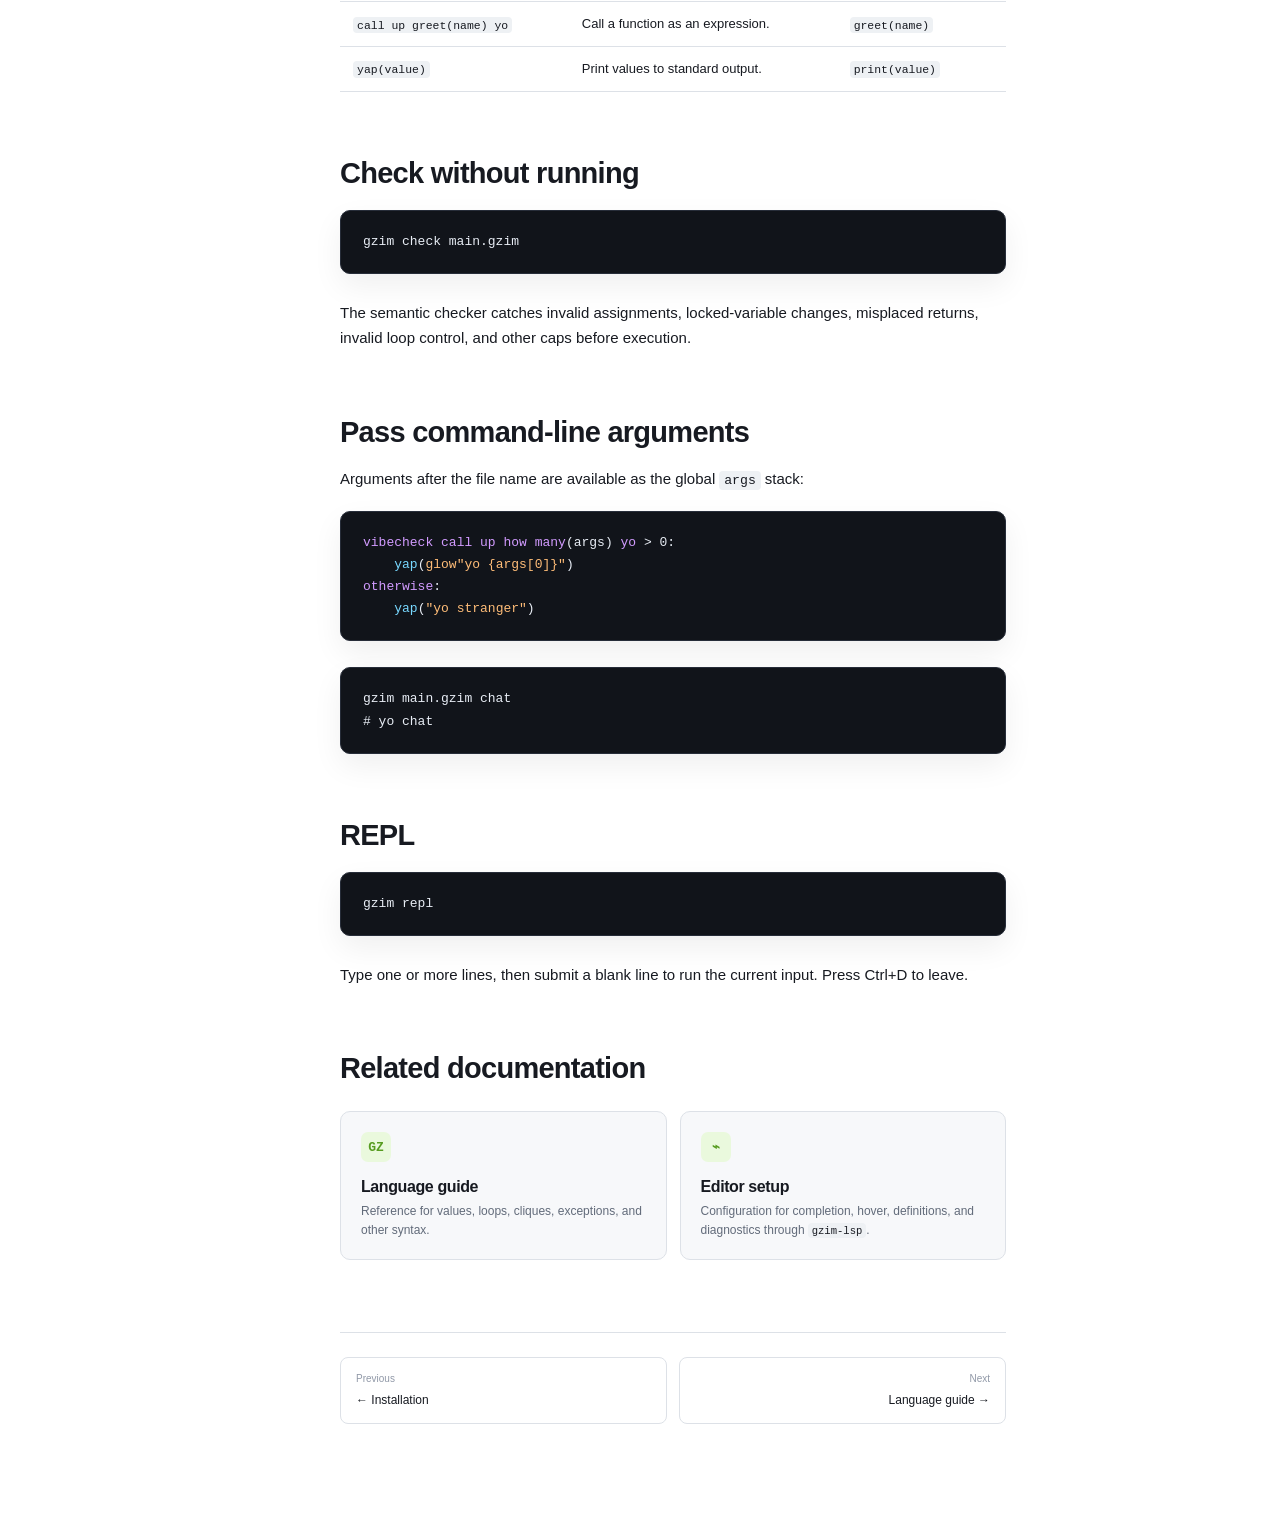
<file: docs/getting-started.html>
<!doctype html><html lang="en"><head><meta charset="utf-8"><meta name="viewport" content="width=device-width,initial-scale=1"><meta name="description" content="Create and run a Genzimnify program."><title>First program | Genzimnify Docs</title><link rel="icon" href="favicon.svg" type="image/svg+xml"><link rel="stylesheet" href="style.css"></head>
<body><div id="siteHeader"></div><div class="layout"><aside class="sidebar" id="siteSidebar"></aside><main class="content"><article>
  <div class="page-kicker">Get started</div><h1>First program</h1><p class="lead">A Genzimnify source file ends in <code>.gzim</code>. The native runtime parses, checks, and executes the file.</p>
  <h2 id="create">Create a project</h2><p>Make an empty directory, enter it, and ask the CLI for a starter file:</p><pre><code>mkdir hello-gzim
cd hello-gzim
gzim init</code></pre><p>This creates <code>main.gzim</code> and a project manifest named <code>gzim.toml</code>. Replace the source file’s contents with:</p>
  <pre><code class="language-gzim">let name be "world"

cook greet(who):
    send it glow"Hello, {who}"

yap(call up greet(name) yo)</code></pre>
  <h2 id="run">Run the program</h2><pre><code>gzim main.gzim</code></pre><p>Output:</p><pre><code>Hello, world</code></pre>
  <p><code>gzim run main.gzim</code> is equivalent to <code>gzim main.gzim</code>. Both commands use the native runtime.</p>
  <h2 id="understand">Understand the code</h2>
  <p>Genzimnify is not Python and does not translate to Python during execution. The last column lists the closest Python syntax for comparison.</p>
  <table><thead><tr><th>Genzimnify</th><th>Meaning</th><th>Python equivalent</th></tr></thead><tbody><tr><td><code>let name be "world"</code></td><td>Declare a mutable variable.</td><td><code>name = "world"</code></td></tr><tr><td><code>cook greet(who):</code></td><td>Define a function named <code>greet</code>.</td><td><code>def greet(who):</code></td></tr><tr><td><code>send it value</code></td><td>Return a value from a cook.</td><td><code>return value</code></td></tr><tr><td><code>glow"Hello {name}"</code></td><td>Interpolate expressions into text.</td><td><code>f"Hello {name}"</code></td></tr><tr><td><code>call up greet(name) yo</code></td><td>Call a function as an expression.</td><td><code>greet(name)</code></td></tr><tr><td><code>yap(value)</code></td><td>Print values to standard output.</td><td><code>print(value)</code></td></tr></tbody></table>
  <h2 id="check">Check without running</h2><pre><code>gzim check main.gzim</code></pre><p>The semantic checker catches invalid assignments, locked-variable changes, misplaced returns, invalid loop control, and other caps before execution.</p>
  <h2 id="arguments">Pass command-line arguments</h2><p>Arguments after the file name are available as the global <code>args</code> stack:</p><pre><code class="language-gzim">vibecheck call up how many(args) yo > 0:
    yap(glow"yo {args[0]}")
otherwise:
    yap("yo stranger")</code></pre><pre><code>gzim main.gzim chat
# yo chat</code></pre>
  <h2 id="repl">REPL</h2><pre><code>gzim repl</code></pre><p>Type one or more lines, then submit a blank line to run the current input. Press Ctrl+D to leave.</p>
  <h2 id="next">Related documentation</h2><div class="cards"><a class="card" href="language-guide.html"><div class="card-icon">GZ</div><h3>Language guide</h3><p>Reference for values, loops, cliques, exceptions, and other syntax.</p></a><a class="card" href="tooling.html"><div class="card-icon">⌁</div><h3>Editor setup</h3><p>Configuration for completion, hover, definitions, and diagnostics through <code>gzim-lsp</code>.</p></a></div>
  <div class="page-nav"><a href="installation.html"><small>Previous</small>← Installation</a><a href="language-guide.html"><small>Next</small>Language guide →</a></div>
</article></main><aside class="toc" id="pageToc"></aside></div><script src="app.js"></script></body></html>
</file>
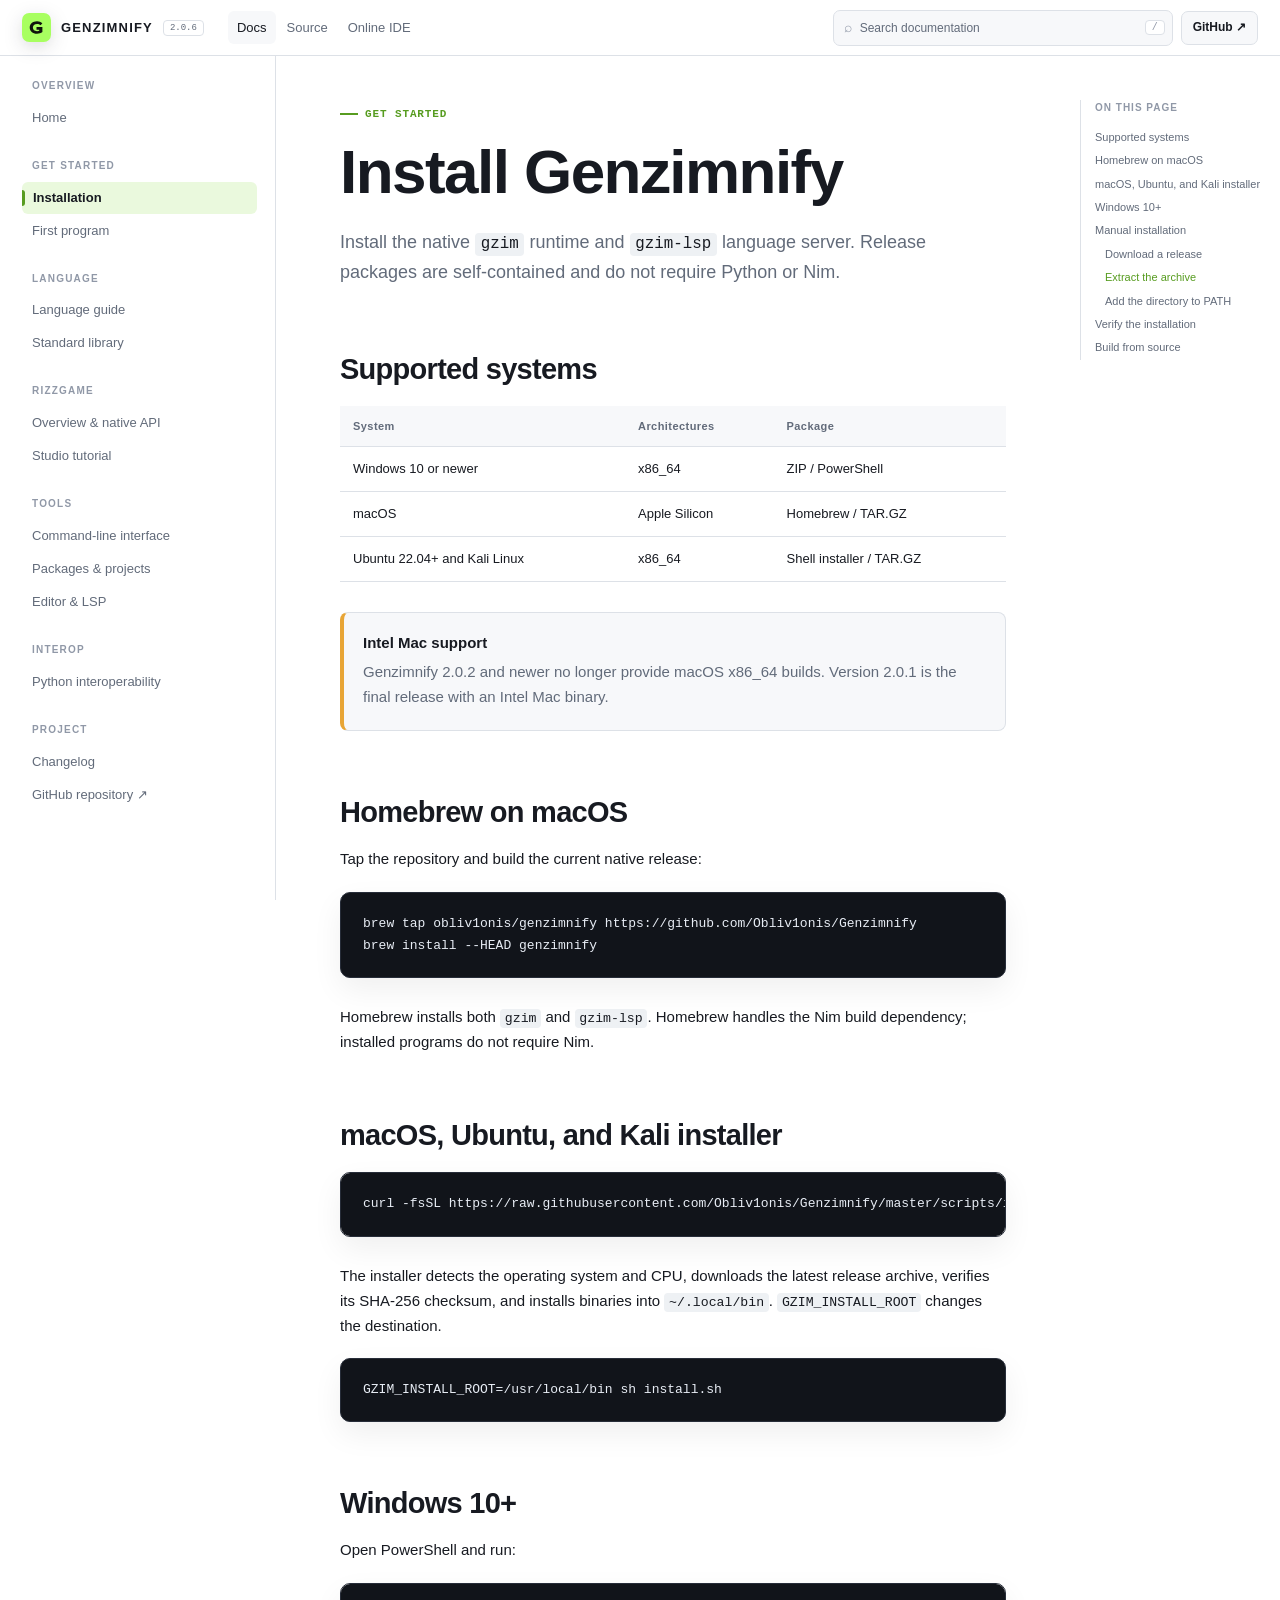
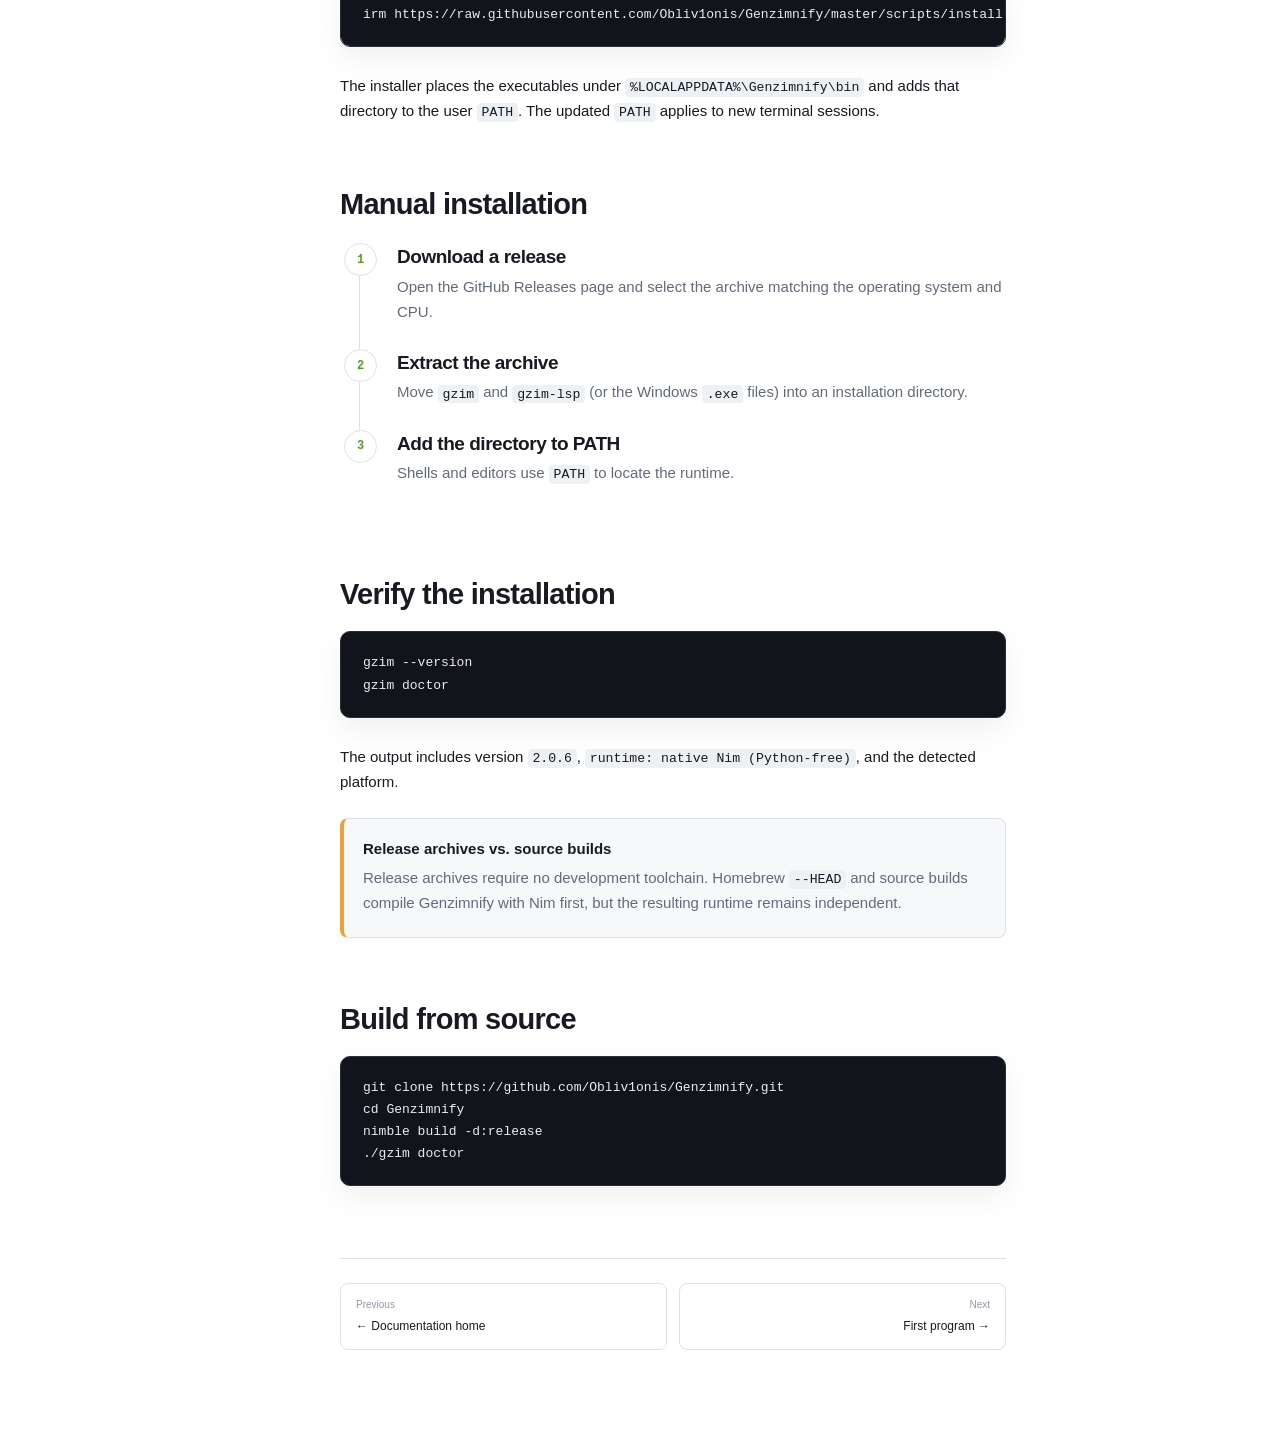
<file: docs/installation.html>
<!doctype html><html lang="en"><head><meta charset="utf-8"><meta name="viewport" content="width=device-width,initial-scale=1"><meta name="description" content="Install Genzimnify on macOS, Windows, Ubuntu, or Kali Linux."><title>Install Genzimnify | Docs</title><link rel="icon" href="favicon.svg" type="image/svg+xml"><link rel="stylesheet" href="style.css"></head>
<body><div id="siteHeader"></div><div class="layout"><aside class="sidebar" id="siteSidebar"></aside><main class="content"><article>
  <div class="page-kicker">Get started</div><h1>Install Genzimnify</h1><p class="lead">Install the native <code>gzim</code> runtime and <code>gzim-lsp</code> language server. Release packages are self-contained and do not require Python or Nim.</p>
  <h2 id="requirements">Supported systems</h2>
  <table><thead><tr><th>System</th><th>Architectures</th><th>Package</th></tr></thead><tbody><tr><td>Windows 10 or newer</td><td>x86_64</td><td>ZIP / PowerShell</td></tr><tr><td>macOS</td><td>Apple Silicon</td><td>Homebrew / TAR.GZ</td></tr><tr><td>Ubuntu 22.04+ and Kali Linux</td><td>x86_64</td><td>Shell installer / TAR.GZ</td></tr></tbody></table>
  <div class="callout warning"><div class="callout-title">Intel Mac support</div><p>Genzimnify 2.0.2 and newer no longer provide macOS x86_64 builds. Version 2.0.1 is the final release with an Intel Mac binary.</p></div>
  <h2 id="homebrew">Homebrew on macOS</h2><p>Tap the repository and build the current native release:</p>
  <pre><code>brew tap obliv1onis/genzimnify https://github.com/Obliv1onis/Genzimnify
brew install --HEAD genzimnify</code></pre>
  <p>Homebrew installs both <code>gzim</code> and <code>gzim-lsp</code>. Homebrew handles the Nim build dependency; installed programs do not require Nim.</p>
  <h2 id="unix-installer">macOS, Ubuntu, and Kali installer</h2><pre><code>curl -fsSL https://raw.githubusercontent.com/Obliv1onis/Genzimnify/master/scripts/install.sh | sh</code></pre>
  <p>The installer detects the operating system and CPU, downloads the latest release archive, verifies its SHA-256 checksum, and installs binaries into <code>~/.local/bin</code>. <code>GZIM_INSTALL_ROOT</code> changes the destination.</p>
  <pre><code>GZIM_INSTALL_ROOT=/usr/local/bin sh install.sh</code></pre>
  <h2 id="windows">Windows 10+</h2><p>Open PowerShell and run:</p>
  <pre><code>irm https://raw.githubusercontent.com/Obliv1onis/Genzimnify/master/scripts/install.ps1 | iex</code></pre>
  <p>The installer places the executables under <code>%LOCALAPPDATA%\Genzimnify\bin</code> and adds that directory to the user <code>PATH</code>. The updated <code>PATH</code> applies to new terminal sessions.</p>
  <h2 id="manual">Manual installation</h2>
  <div class="steps"><div class="step"><h3>Download a release</h3><p>Open the GitHub Releases page and select the archive matching the operating system and CPU.</p></div><div class="step"><h3>Extract the archive</h3><p>Move <code>gzim</code> and <code>gzim-lsp</code> (or the Windows <code>.exe</code> files) into an installation directory.</p></div><div class="step"><h3>Add the directory to PATH</h3><p>Shells and editors use <code>PATH</code> to locate the runtime.</p></div></div>
  <h2 id="verify">Verify the installation</h2><pre><code>gzim --version
gzim doctor</code></pre><p>The output includes version <code>2.0.6</code>, <code>runtime: native Nim (Python-free)</code>, and the detected platform.</p>
  <div class="callout warning"><div class="callout-title">Release archives vs. source builds</div><p>Release archives require no development toolchain. Homebrew <code>--HEAD</code> and source builds compile Genzimnify with Nim first, but the resulting runtime remains independent.</p></div>
  <h2 id="source">Build from source</h2><pre><code>git clone https://github.com/Obliv1onis/Genzimnify.git
cd Genzimnify
nimble build -d:release
./gzim doctor</code></pre>
  <div class="page-nav"><a href="index.html"><small>Previous</small>← Documentation home</a><a href="getting-started.html"><small>Next</small>First program →</a></div>
</article></main><aside class="toc" id="pageToc"></aside></div><script src="app.js"></script></body></html>
</file>
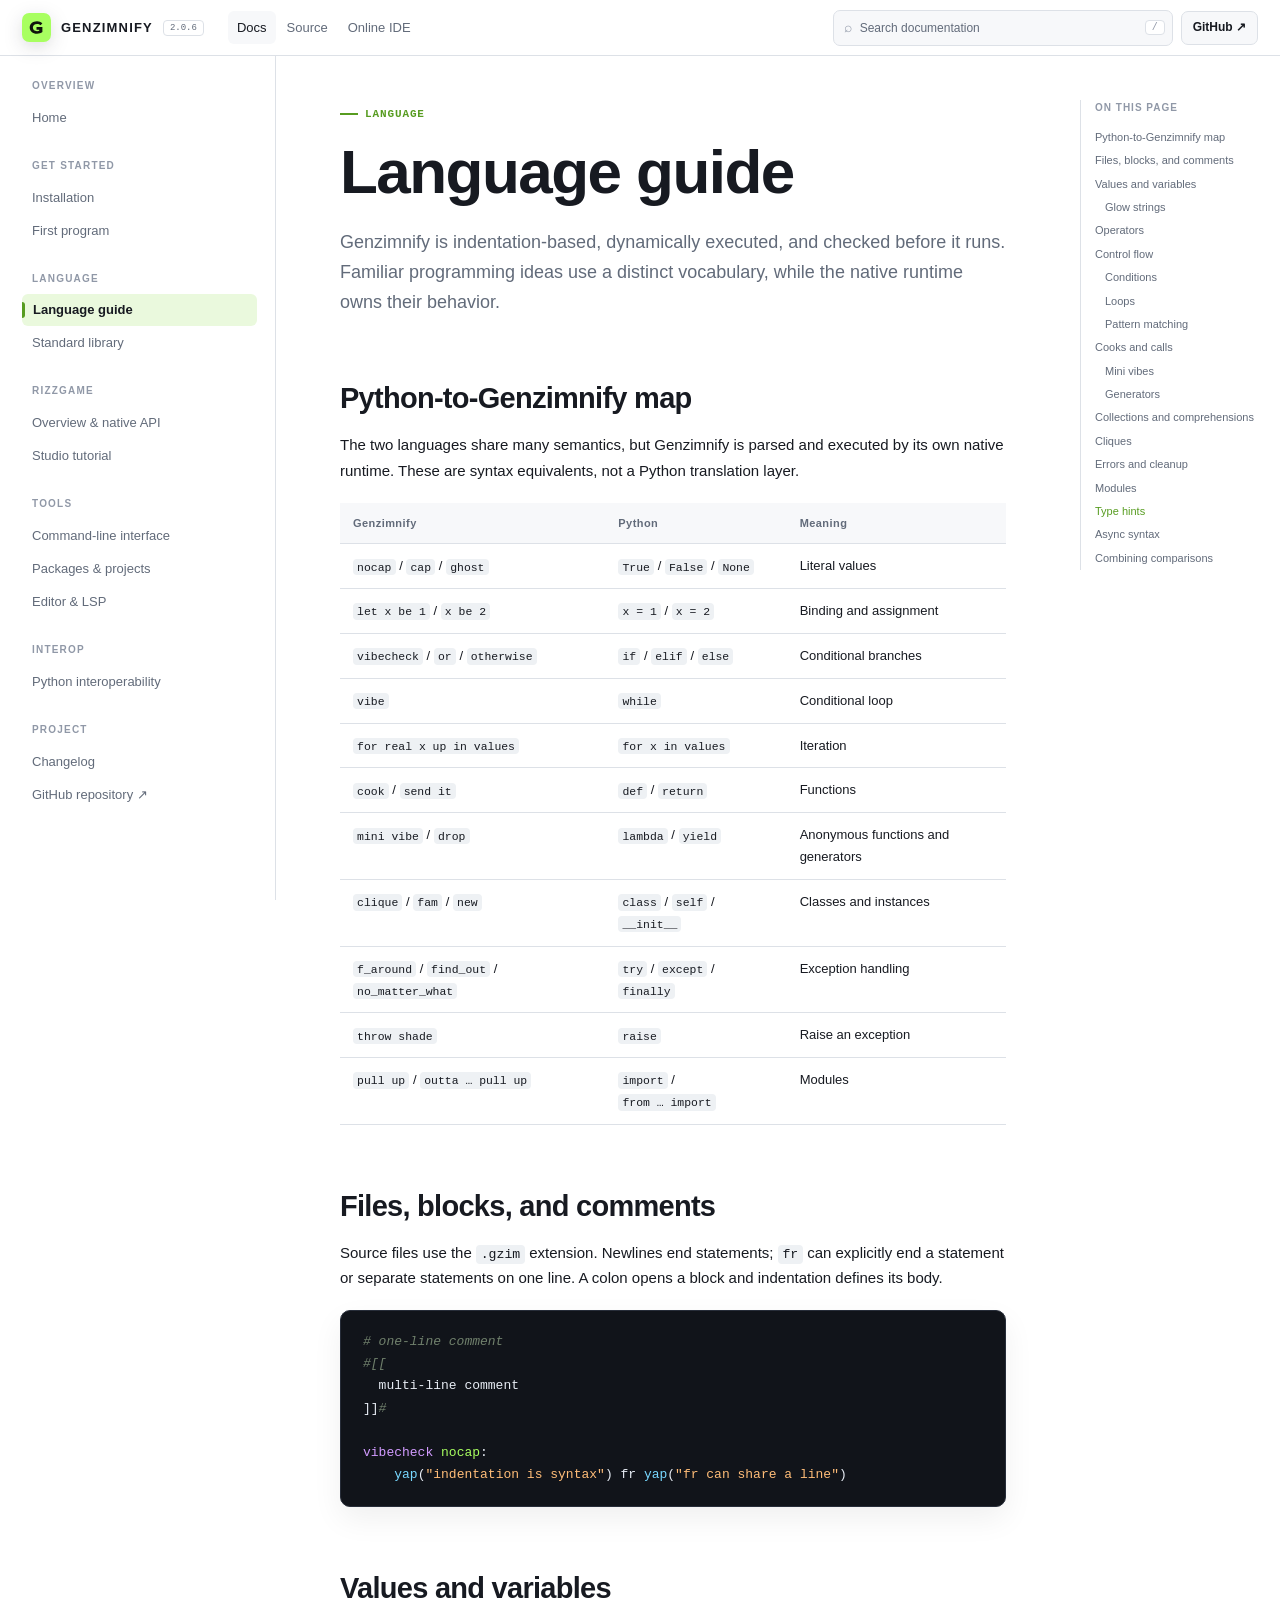
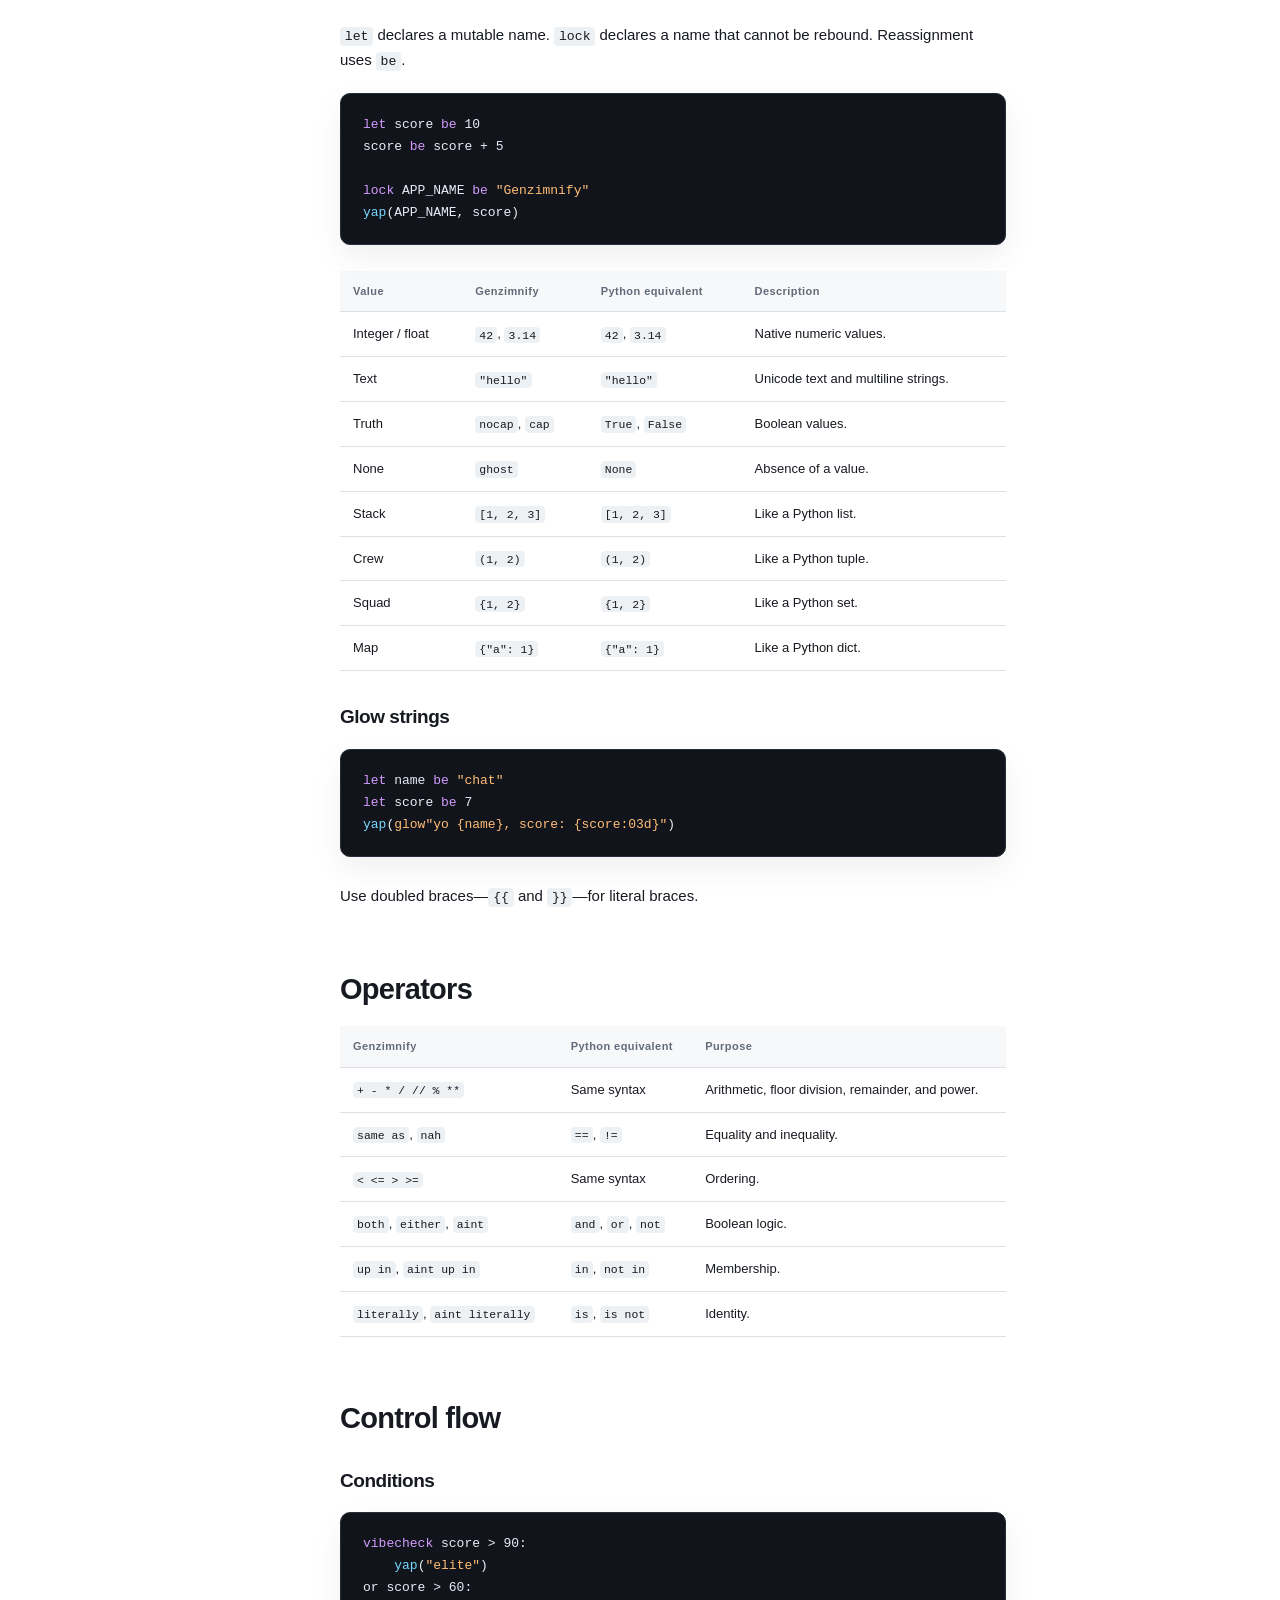
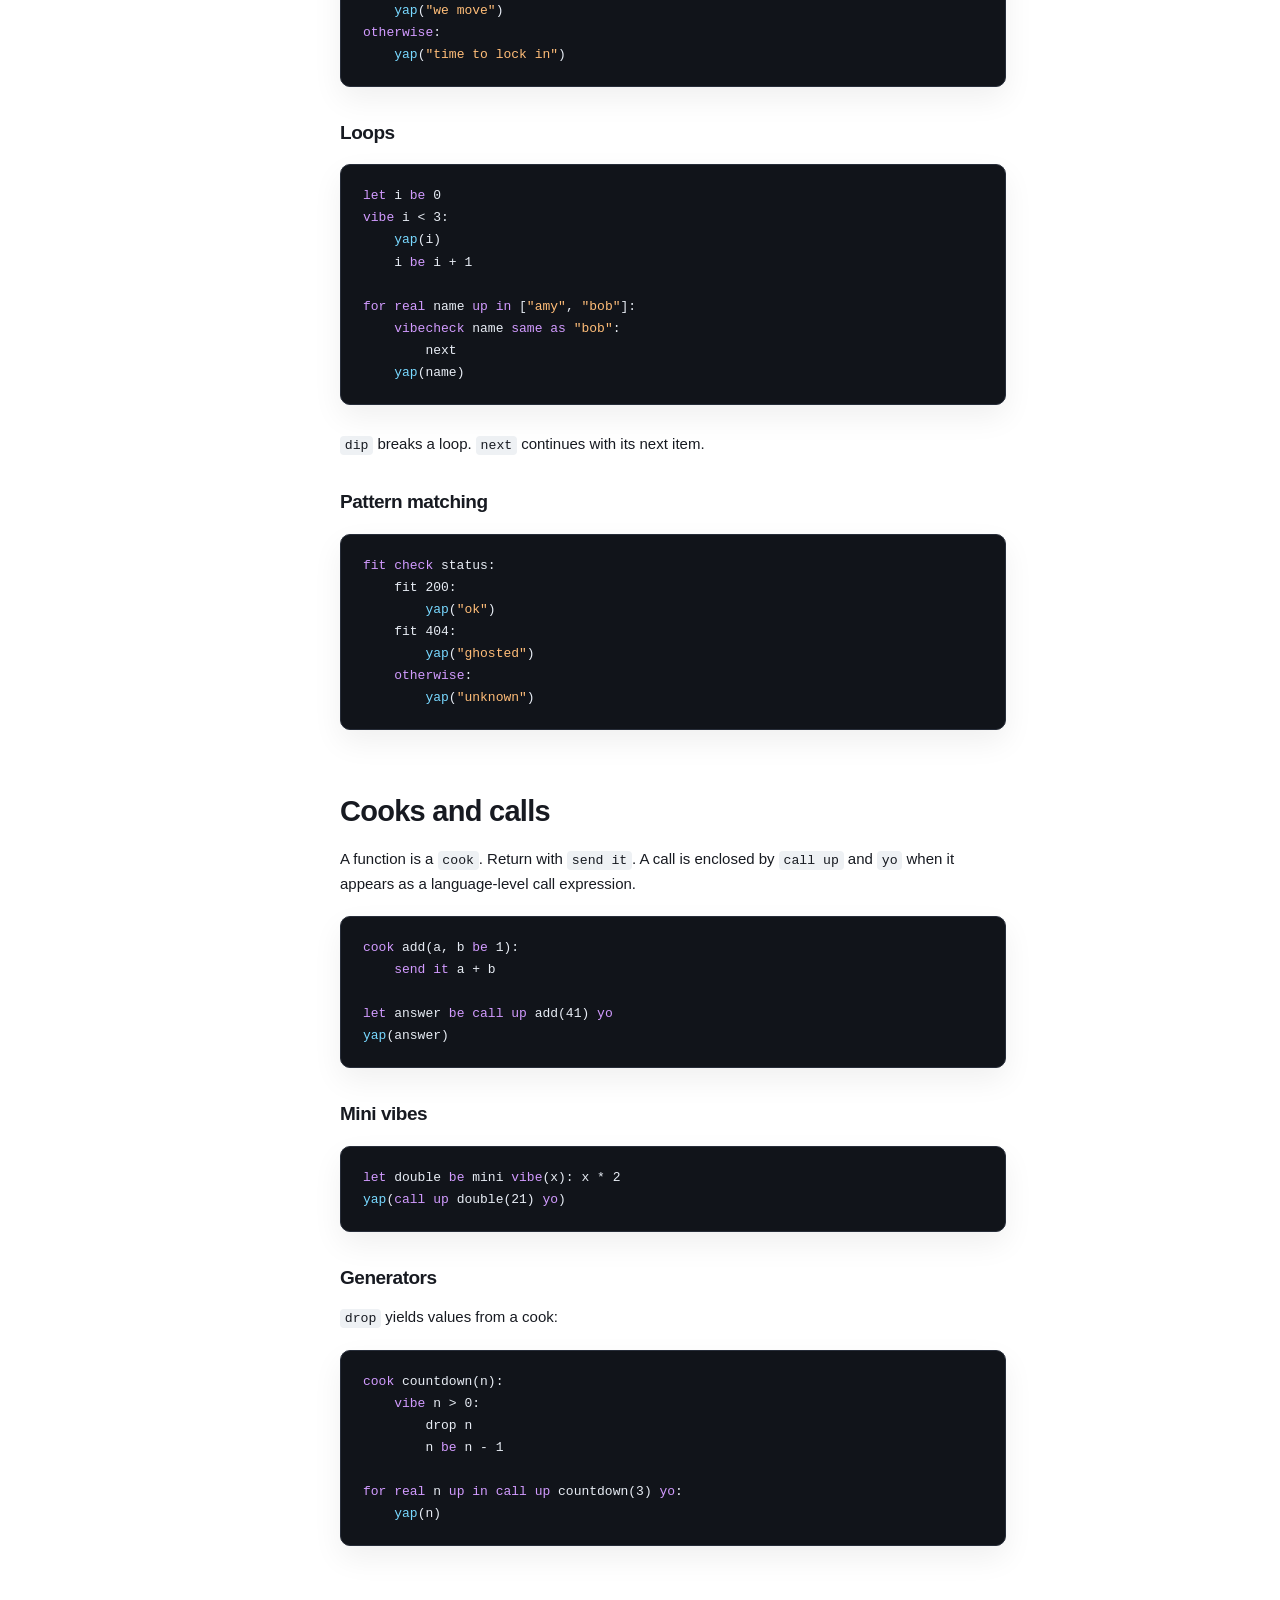
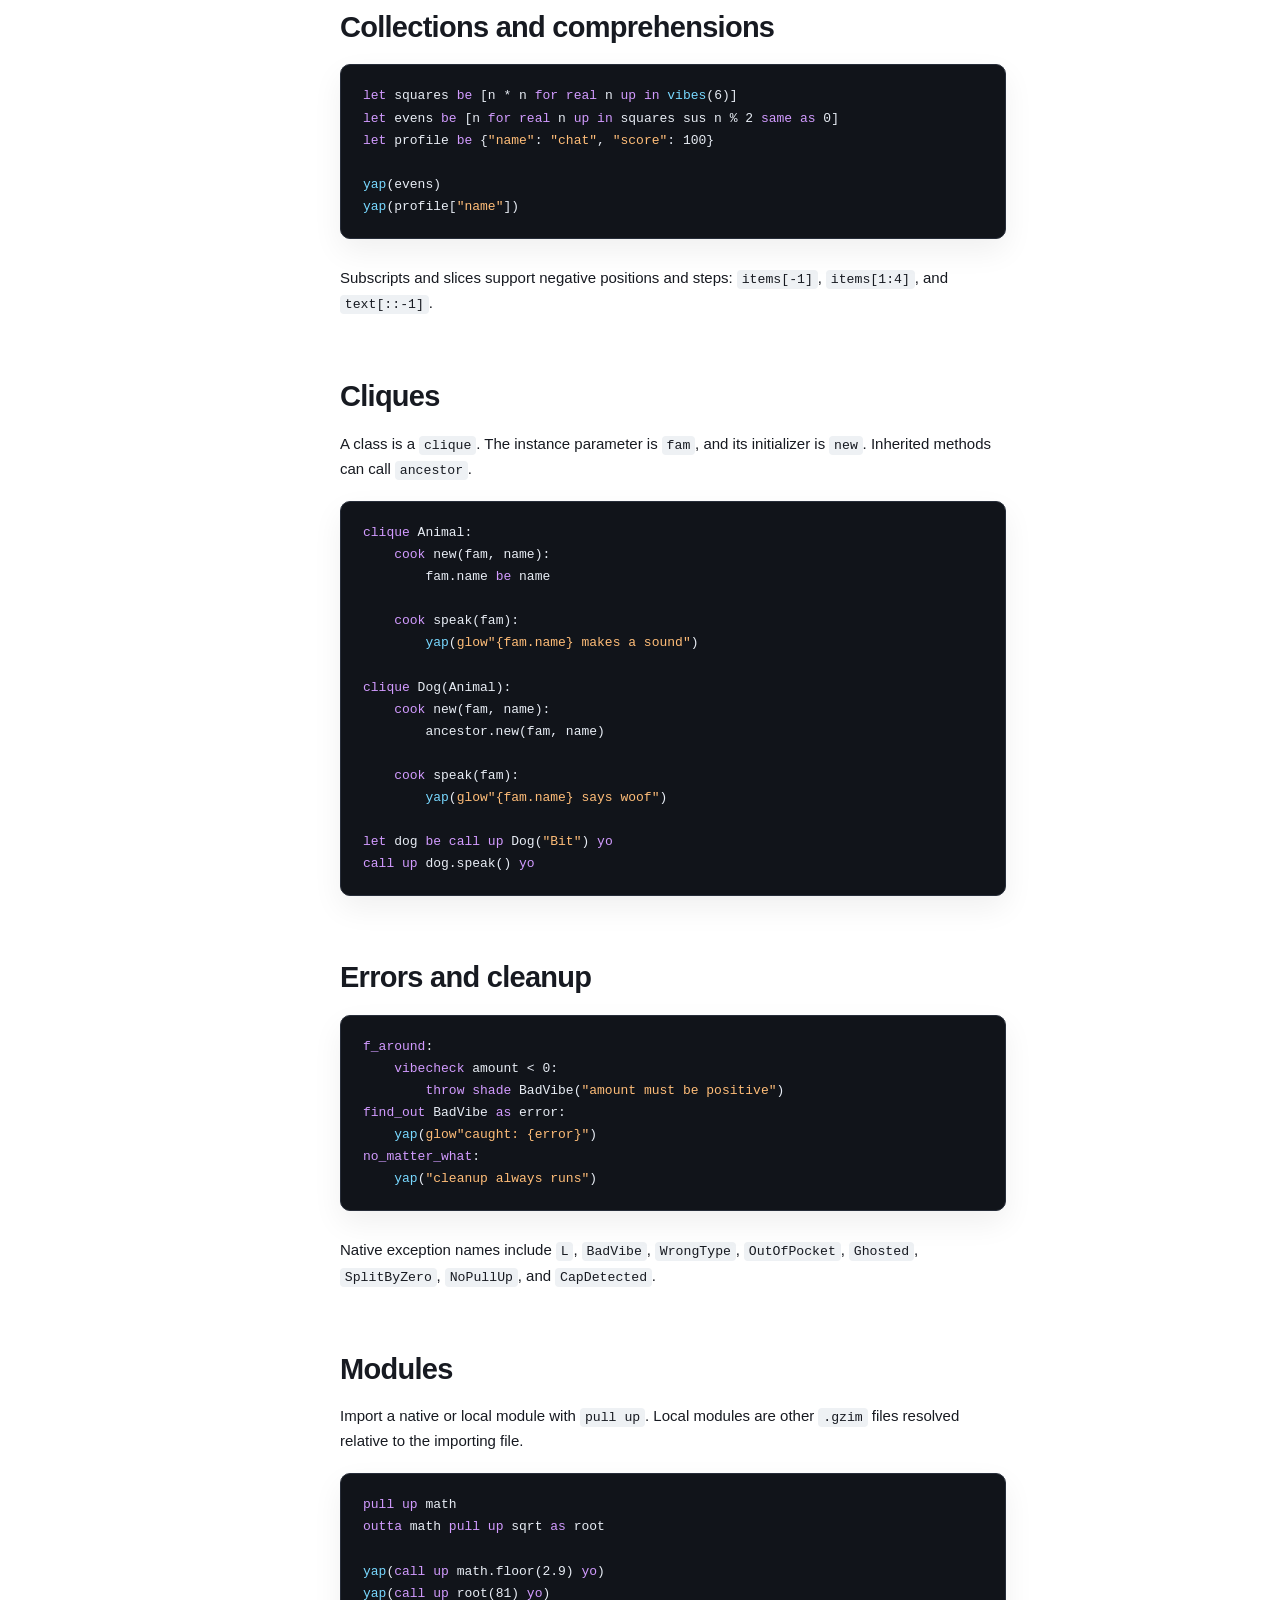
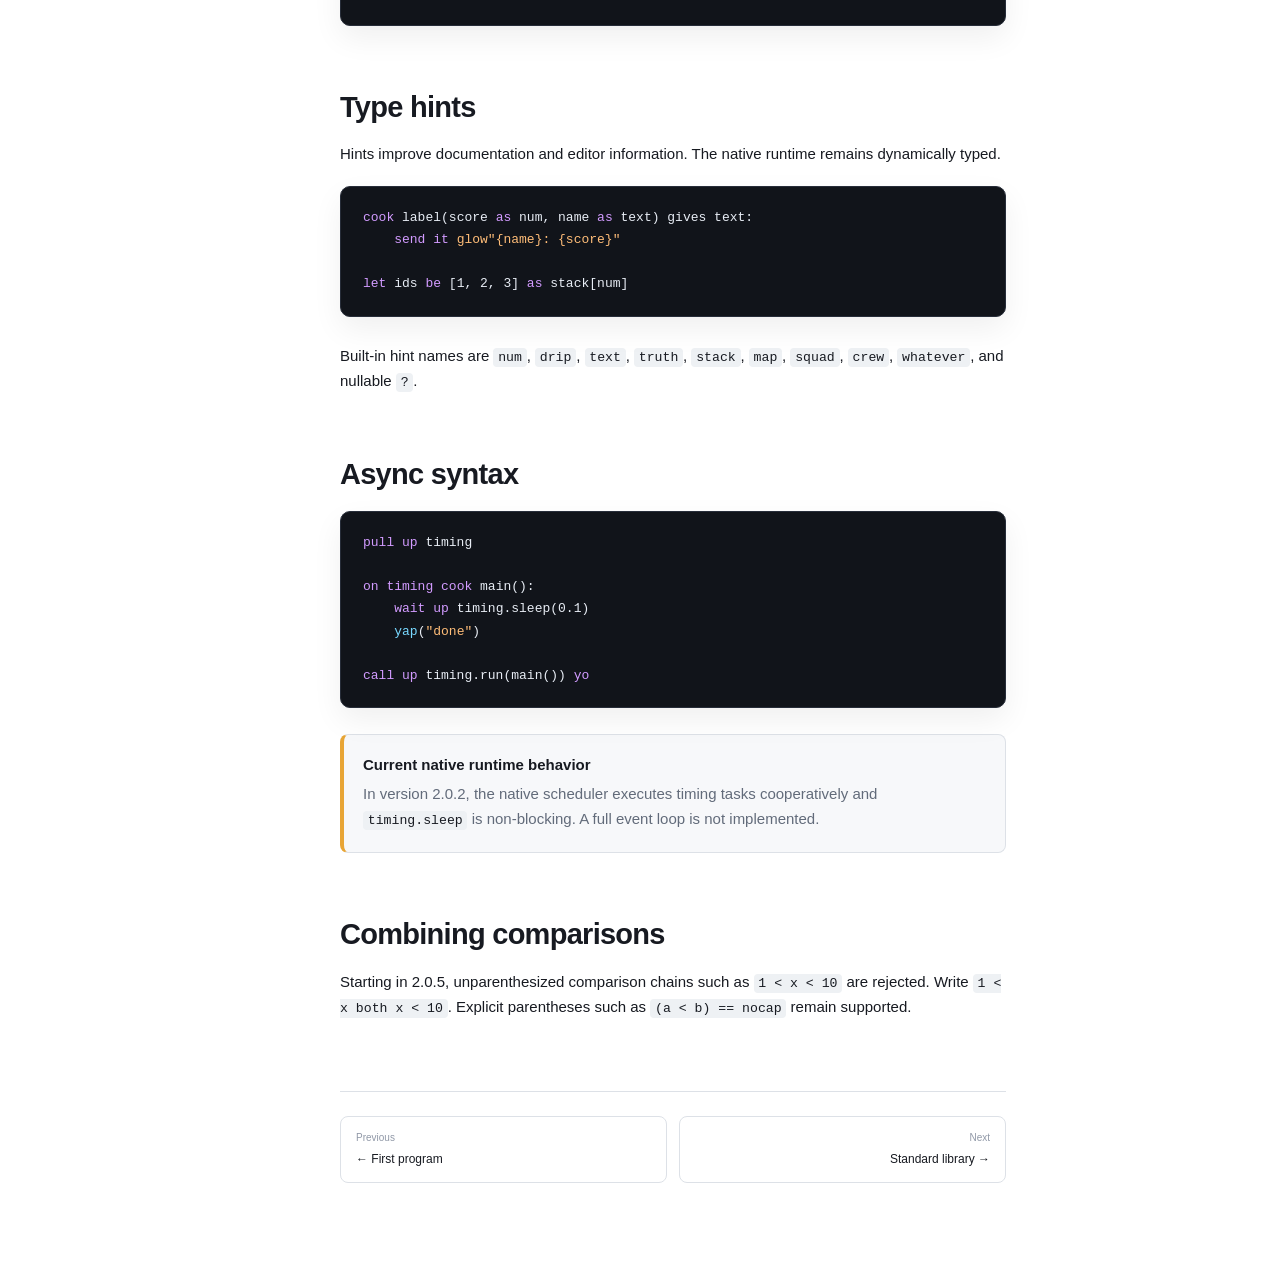
<file: docs/language-guide.html>
<!doctype html><html lang="en"><head><meta charset="utf-8"><meta name="viewport" content="width=device-width,initial-scale=1"><meta name="description" content="The complete Genzimnify language guide."><title>Language guide | Genzimnify Docs</title><link rel="icon" href="favicon.svg" type="image/svg+xml"><link rel="stylesheet" href="style.css"></head>
<body><div id="siteHeader"></div><div class="layout"><aside class="sidebar" id="siteSidebar"></aside><main class="content"><article>
  <div class="page-kicker">Language</div><h1>Language guide</h1><p class="lead">Genzimnify is indentation-based, dynamically executed, and checked before it runs. Familiar programming ideas use a distinct vocabulary, while the native runtime owns their behavior.</p>
  <h2 id="python-map">Python-to-Genzimnify map</h2><p>The two languages share many semantics, but Genzimnify is parsed and executed by its own native runtime. These are syntax equivalents, not a Python translation layer.</p><table><thead><tr><th>Genzimnify</th><th>Python</th><th>Meaning</th></tr></thead><tbody><tr><td><code>nocap</code> / <code>cap</code> / <code>ghost</code></td><td><code>True</code> / <code>False</code> / <code>None</code></td><td>Literal values</td></tr><tr><td><code>let x be 1</code> / <code>x be 2</code></td><td><code>x = 1</code> / <code>x = 2</code></td><td>Binding and assignment</td></tr><tr><td><code>vibecheck</code> / <code>or</code> / <code>otherwise</code></td><td><code>if</code> / <code>elif</code> / <code>else</code></td><td>Conditional branches</td></tr><tr><td><code>vibe</code></td><td><code>while</code></td><td>Conditional loop</td></tr><tr><td><code>for real x up in values</code></td><td><code>for x in values</code></td><td>Iteration</td></tr><tr><td><code>cook</code> / <code>send it</code></td><td><code>def</code> / <code>return</code></td><td>Functions</td></tr><tr><td><code>mini vibe</code> / <code>drop</code></td><td><code>lambda</code> / <code>yield</code></td><td>Anonymous functions and generators</td></tr><tr><td><code>clique</code> / <code>fam</code> / <code>new</code></td><td><code>class</code> / <code>self</code> / <code>__init__</code></td><td>Classes and instances</td></tr><tr><td><code>f_around</code> / <code>find_out</code> / <code>no_matter_what</code></td><td><code>try</code> / <code>except</code> / <code>finally</code></td><td>Exception handling</td></tr><tr><td><code>throw shade</code></td><td><code>raise</code></td><td>Raise an exception</td></tr><tr><td><code>pull up</code> / <code>outta … pull up</code></td><td><code>import</code> / <code>from … import</code></td><td>Modules</td></tr></tbody></table>
  <h2 id="files">Files, blocks, and comments</h2><p>Source files use the <code>.gzim</code> extension. Newlines end statements; <code>fr</code> can explicitly end a statement or separate statements on one line. A colon opens a block and indentation defines its body.</p><pre><code class="language-gzim"># one-line comment
#[[
  multi-line comment
]]#

vibecheck nocap:
    yap("indentation is syntax") fr yap("fr can share a line")</code></pre>
  <h2 id="values">Values and variables</h2><p><code>let</code> declares a mutable name. <code>lock</code> declares a name that cannot be rebound. Reassignment uses <code>be</code>.</p><pre><code class="language-gzim">let score be 10
score be score + 5

lock APP_NAME be "Genzimnify"
yap(APP_NAME, score)</code></pre>
  <table><thead><tr><th>Value</th><th>Genzimnify</th><th>Python equivalent</th><th>Description</th></tr></thead><tbody><tr><td>Integer / float</td><td><code>42</code>, <code>3.14</code></td><td><code>42</code>, <code>3.14</code></td><td>Native numeric values.</td></tr><tr><td>Text</td><td><code>"hello"</code></td><td><code>"hello"</code></td><td>Unicode text and multiline strings.</td></tr><tr><td>Truth</td><td><code>nocap</code>, <code>cap</code></td><td><code>True</code>, <code>False</code></td><td>Boolean values.</td></tr><tr><td>None</td><td><code>ghost</code></td><td><code>None</code></td><td>Absence of a value.</td></tr><tr><td>Stack</td><td><code>[1, 2, 3]</code></td><td><code>[1, 2, 3]</code></td><td>Like a Python list.</td></tr><tr><td>Crew</td><td><code>(1, 2)</code></td><td><code>(1, 2)</code></td><td>Like a Python tuple.</td></tr><tr><td>Squad</td><td><code>{1, 2}</code></td><td><code>{1, 2}</code></td><td>Like a Python set.</td></tr><tr><td>Map</td><td><code>{"a": 1}</code></td><td><code>{"a": 1}</code></td><td>Like a Python dict.</td></tr></tbody></table>
  <h3 id="glow">Glow strings</h3><pre><code class="language-gzim">let name be "chat"
let score be 7
yap(glow"yo {name}, score: {score:03d}")</code></pre><p>Use doubled braces—<code>{{</code> and <code>}}</code>—for literal braces.</p>
  <h2 id="operators">Operators</h2><table><thead><tr><th>Genzimnify</th><th>Python equivalent</th><th>Purpose</th></tr></thead><tbody><tr><td><code>+ - * / // % **</code></td><td>Same syntax</td><td>Arithmetic, floor division, remainder, and power.</td></tr><tr><td><code>same as</code>, <code>nah</code></td><td><code>==</code>, <code>!=</code></td><td>Equality and inequality.</td></tr><tr><td><code>&lt; &lt;= &gt; &gt;=</code></td><td>Same syntax</td><td>Ordering.</td></tr><tr><td><code>both</code>, <code>either</code>, <code>aint</code></td><td><code>and</code>, <code>or</code>, <code>not</code></td><td>Boolean logic.</td></tr><tr><td><code>up in</code>, <code>aint up in</code></td><td><code>in</code>, <code>not in</code></td><td>Membership.</td></tr><tr><td><code>literally</code>, <code>aint literally</code></td><td><code>is</code>, <code>is not</code></td><td>Identity.</td></tr></tbody></table>
  <h2 id="control-flow">Control flow</h2><h3>Conditions</h3><pre><code class="language-gzim">vibecheck score > 90:
    yap("elite")
or score > 60:
    yap("we move")
otherwise:
    yap("time to lock in")</code></pre>
  <h3>Loops</h3><pre><code class="language-gzim">let i be 0
vibe i < 3:
    yap(i)
    i be i + 1

for real name up in ["amy", "bob"]:
    vibecheck name same as "bob":
        next
    yap(name)</code></pre><p><code>dip</code> breaks a loop. <code>next</code> continues with its next item.</p>
  <h3>Pattern matching</h3><pre><code class="language-gzim">fit check status:
    fit 200:
        yap("ok")
    fit 404:
        yap("ghosted")
    otherwise:
        yap("unknown")</code></pre>
  <h2 id="functions">Cooks and calls</h2><p>A function is a <code>cook</code>. Return with <code>send it</code>. A call is enclosed by <code>call up</code> and <code>yo</code> when it appears as a language-level call expression.</p><pre><code class="language-gzim">cook add(a, b be 1):
    send it a + b

let answer be call up add(41) yo
yap(answer)</code></pre>
  <h3>Mini vibes</h3><pre><code class="language-gzim">let double be mini vibe(x): x * 2
yap(call up double(21) yo)</code></pre>
  <h3>Generators</h3><p><code>drop</code> yields values from a cook:</p><pre><code class="language-gzim">cook countdown(n):
    vibe n > 0:
        drop n
        n be n - 1

for real n up in call up countdown(3) yo:
    yap(n)</code></pre>
  <h2 id="collections">Collections and comprehensions</h2><pre><code class="language-gzim">let squares be [n * n for real n up in vibes(6)]
let evens be [n for real n up in squares sus n % 2 same as 0]
let profile be {"name": "chat", "score": 100}

yap(evens)
yap(profile["name"])</code></pre><p>Subscripts and slices support negative positions and steps: <code>items[-1]</code>, <code>items[1:4]</code>, and <code>text[::-1]</code>.</p>
  <h2 id="classes">Cliques</h2><p>A class is a <code>clique</code>. The instance parameter is <code>fam</code>, and its initializer is <code>new</code>. Inherited methods can call <code>ancestor</code>.</p><pre><code class="language-gzim">clique Animal:
    cook new(fam, name):
        fam.name be name

    cook speak(fam):
        yap(glow"{fam.name} makes a sound")

clique Dog(Animal):
    cook new(fam, name):
        ancestor.new(fam, name)

    cook speak(fam):
        yap(glow"{fam.name} says woof")

let dog be call up Dog("Bit") yo
call up dog.speak() yo</code></pre>
  <h2 id="errors">Errors and cleanup</h2><pre><code class="language-gzim">f_around:
    vibecheck amount < 0:
        throw shade BadVibe("amount must be positive")
find_out BadVibe as error:
    yap(glow"caught: {error}")
no_matter_what:
    yap("cleanup always runs")</code></pre><p>Native exception names include <code>L</code>, <code>BadVibe</code>, <code>WrongType</code>, <code>OutOfPocket</code>, <code>Ghosted</code>, <code>SplitByZero</code>, <code>NoPullUp</code>, and <code>CapDetected</code>.</p>
  <h2 id="modules">Modules</h2><p>Import a native or local module with <code>pull up</code>. Local modules are other <code>.gzim</code> files resolved relative to the importing file.</p><pre><code class="language-gzim">pull up math
outta math pull up sqrt as root

yap(call up math.floor(2.9) yo)
yap(call up root(81) yo)</code></pre>
  <h2 id="types">Type hints</h2><p>Hints improve documentation and editor information. The native runtime remains dynamically typed.</p><pre><code class="language-gzim">cook label(score as num, name as text) gives text:
    send it glow"{name}: {score}"

let ids be [1, 2, 3] as stack[num]</code></pre><p>Built-in hint names are <code>num</code>, <code>drip</code>, <code>text</code>, <code>truth</code>, <code>stack</code>, <code>map</code>, <code>squad</code>, <code>crew</code>, <code>whatever</code>, and nullable <code>?</code>.</p>
  <h2 id="async">Async syntax</h2><pre><code class="language-gzim">pull up timing

on timing cook main():
    wait up timing.sleep(0.1)
    yap("done")

call up timing.run(main()) yo</code></pre><div class="callout warning"><div class="callout-title">Current native runtime behavior</div><p>In version 2.0.2, the native scheduler executes timing tasks cooperatively and <code>timing.sleep</code> is non-blocking. A full event loop is not implemented.</p></div>
  <h2 id="comparison-chains">Combining comparisons</h2><p>Starting in 2.0.5, unparenthesized comparison chains such as <code>1 &lt; x &lt; 10</code> are rejected. Write <code>1 &lt; x both x &lt; 10</code>. Explicit parentheses such as <code>(a &lt; b) == nocap</code> remain supported.</p>
<div class="page-nav"><a href="getting-started.html"><small>Previous</small>← First program</a><a href="stdlib.html"><small>Next</small>Standard library →</a></div>
</article></main><aside class="toc" id="pageToc"></aside></div><script src="app.js"></script></body></html>
</file>
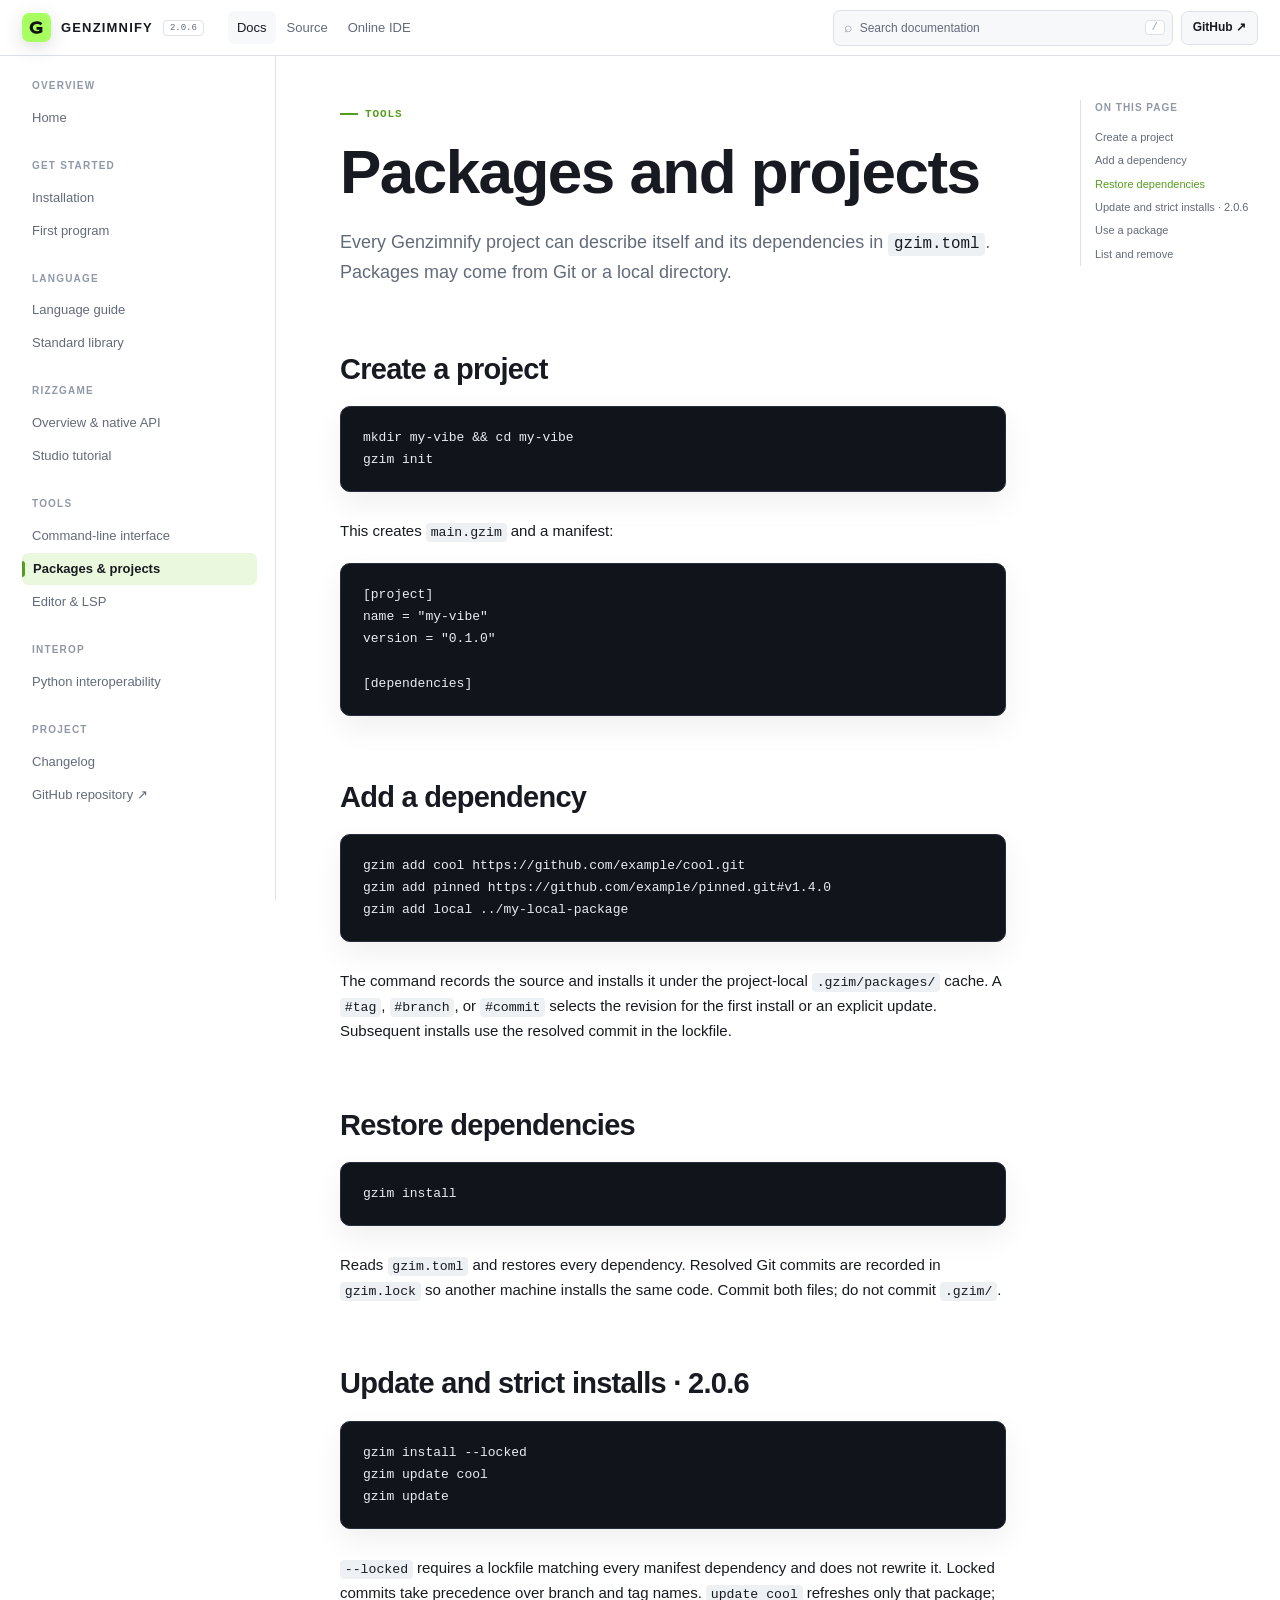
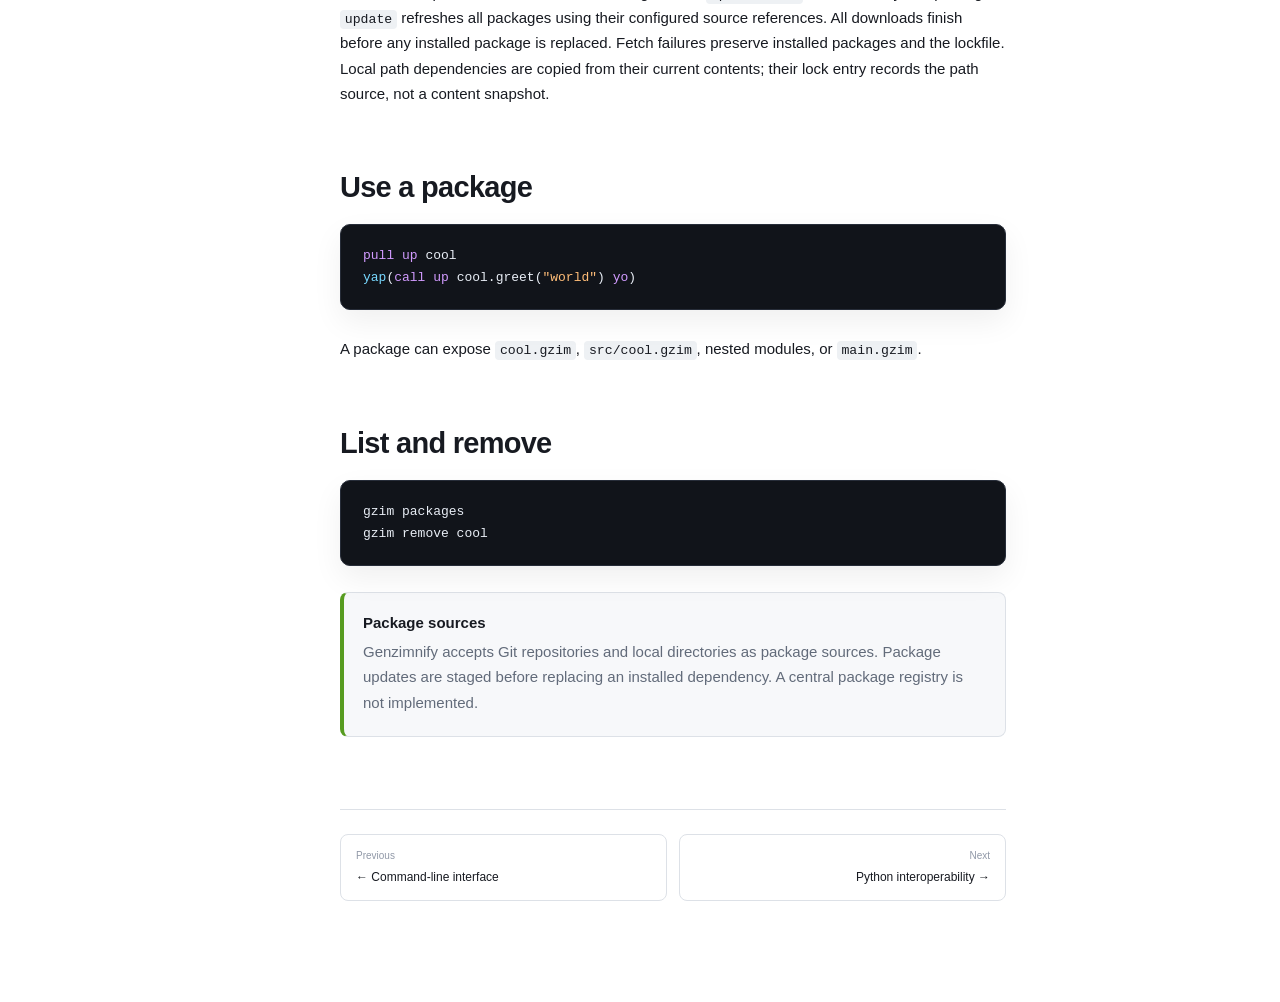
<file: docs/packages.html>
<!doctype html><html lang="en"><head><meta charset="utf-8"><meta name="viewport" content="width=device-width,initial-scale=1"><meta name="description" content="Manage Genzimnify projects and dependencies."><title>Packages and projects | Genzimnify Docs</title><link rel="icon" href="favicon.svg" type="image/svg+xml"><link rel="stylesheet" href="style.css"></head>
<body><div id="siteHeader"></div><div class="layout"><aside class="sidebar" id="siteSidebar"></aside><main class="content"><article>
  <div class="page-kicker">Tools</div><h1>Packages and projects</h1><p class="lead">Every Genzimnify project can describe itself and its dependencies in <code>gzim.toml</code>. Packages may come from Git or a local directory.</p>
  <h2 id="create">Create a project</h2><pre><code>mkdir my-vibe &amp;&amp; cd my-vibe
gzim init</code></pre><p>This creates <code>main.gzim</code> and a manifest:</p><pre><code>[project]
name = "my-vibe"
version = "0.1.0"

[dependencies]</code></pre>
  <h2 id="add">Add a dependency</h2><pre><code>gzim add cool https://github.com/example/cool.git
gzim add pinned https://github.com/example/pinned.git#v1.4.0
gzim add local ../my-local-package</code></pre><p>The command records the source and installs it under the project-local <code>.gzim/packages/</code> cache. A <code>#tag</code>, <code>#branch</code>, or <code>#commit</code> selects the revision for the first install or an explicit update. Subsequent installs use the resolved commit in the lockfile.</p>
  <h2 id="install">Restore dependencies</h2><pre><code>gzim install</code></pre><p>Reads <code>gzim.toml</code> and restores every dependency. Resolved Git commits are recorded in <code>gzim.lock</code> so another machine installs the same code. Commit both files; do not commit <code>.gzim/</code>.</p>
  <h2 id="update">Update and strict installs · 2.0.6</h2><pre><code>gzim install --locked
gzim update cool
gzim update</code></pre><p><code>--locked</code> requires a lockfile matching every manifest dependency and does not rewrite it. Locked commits take precedence over branch and tag names. <code>update cool</code> refreshes only that package; <code>update</code> refreshes all packages using their configured source references. All downloads finish before any installed package is replaced. Fetch failures preserve installed packages and the lockfile. Local path dependencies are copied from their current contents; their lock entry records the path source, not a content snapshot.</p>
  <h2 id="use">Use a package</h2><pre><code class="language-gzim">pull up cool
yap(call up cool.greet("world") yo)</code></pre><p>A package can expose <code>cool.gzim</code>, <code>src/cool.gzim</code>, nested modules, or <code>main.gzim</code>.</p>
  <h2 id="manage">List and remove</h2><pre><code>gzim packages
gzim remove cool</code></pre>
  <div class="callout"><div class="callout-title">Package sources</div><p>Genzimnify accepts Git repositories and local directories as package sources. Package updates are staged before replacing an installed dependency. A central package registry is not implemented.</p></div>
  <div class="page-nav"><a href="cli.html"><small>Previous</small>← Command-line interface</a><a href="python-interop.html"><small>Next</small>Python interoperability →</a></div>
</article></main><aside class="toc" id="pageToc"></aside></div><script src="app.js"></script></body></html>
</file>
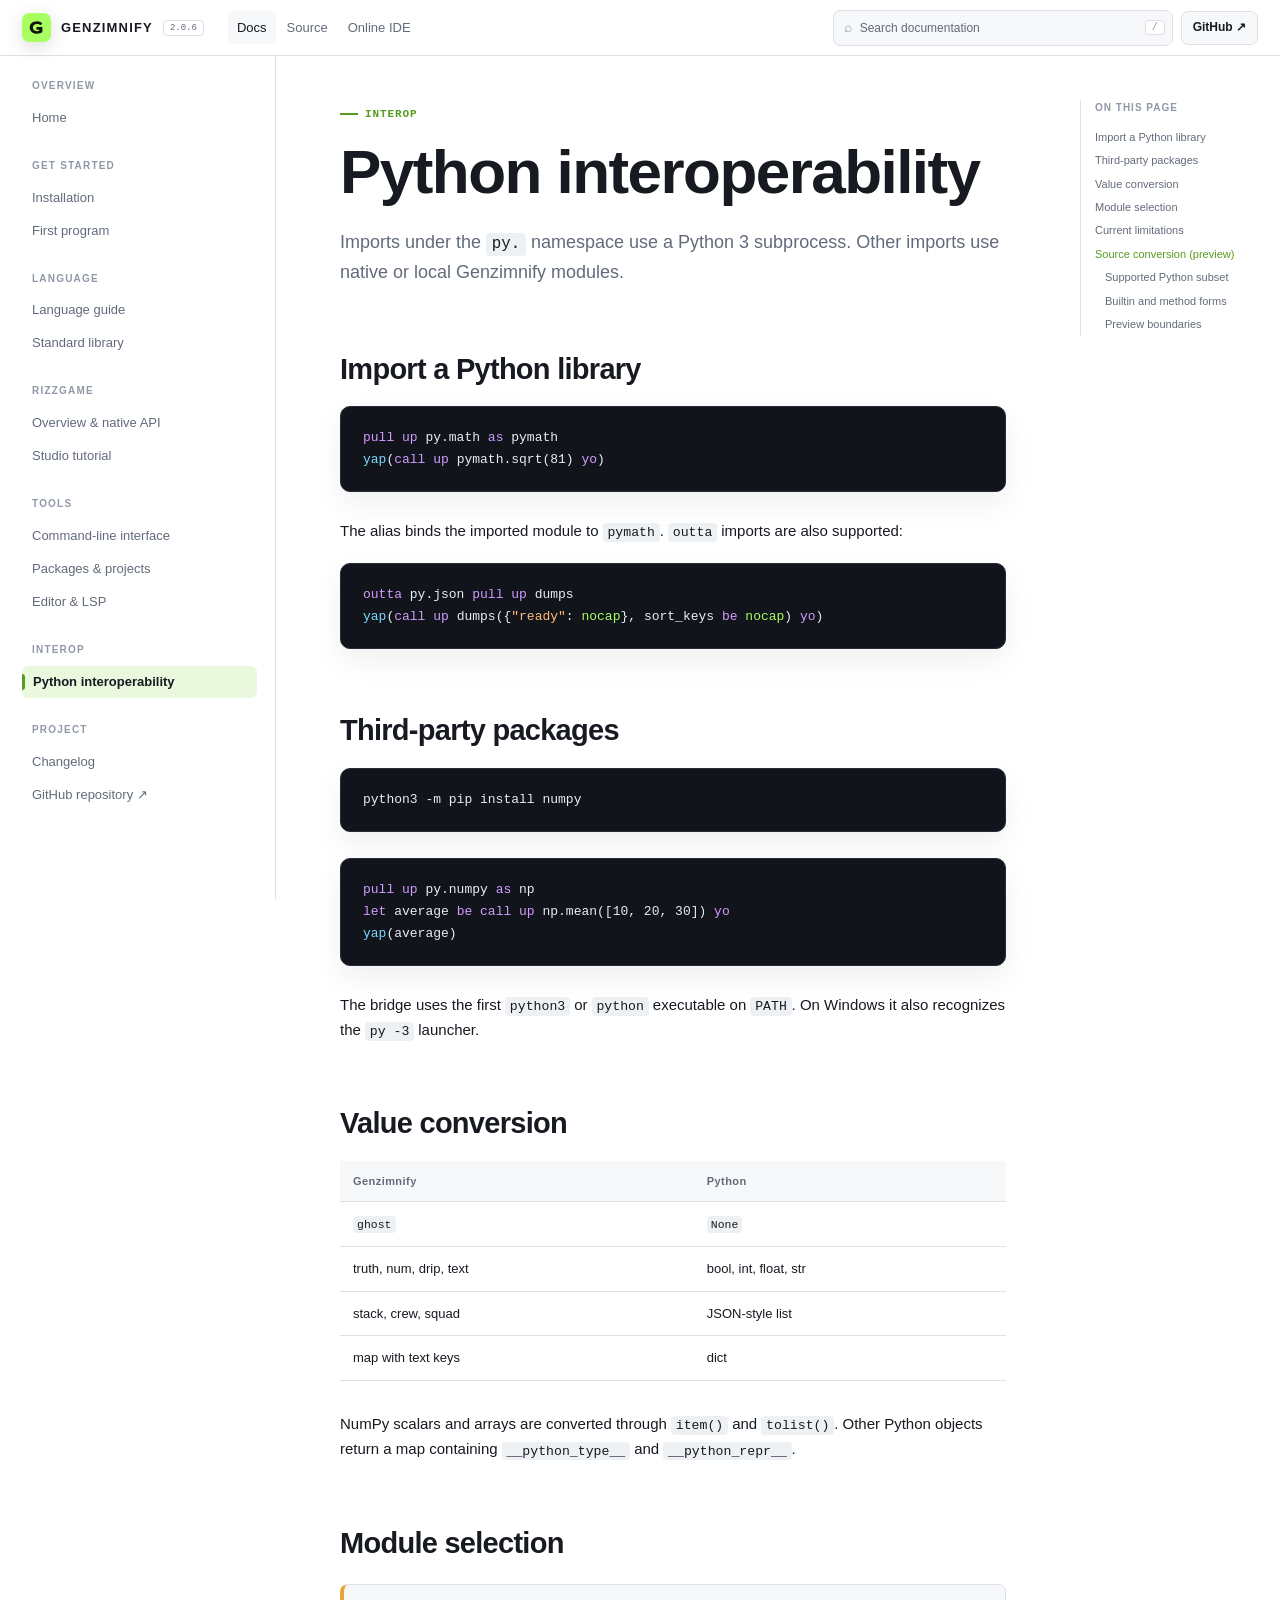
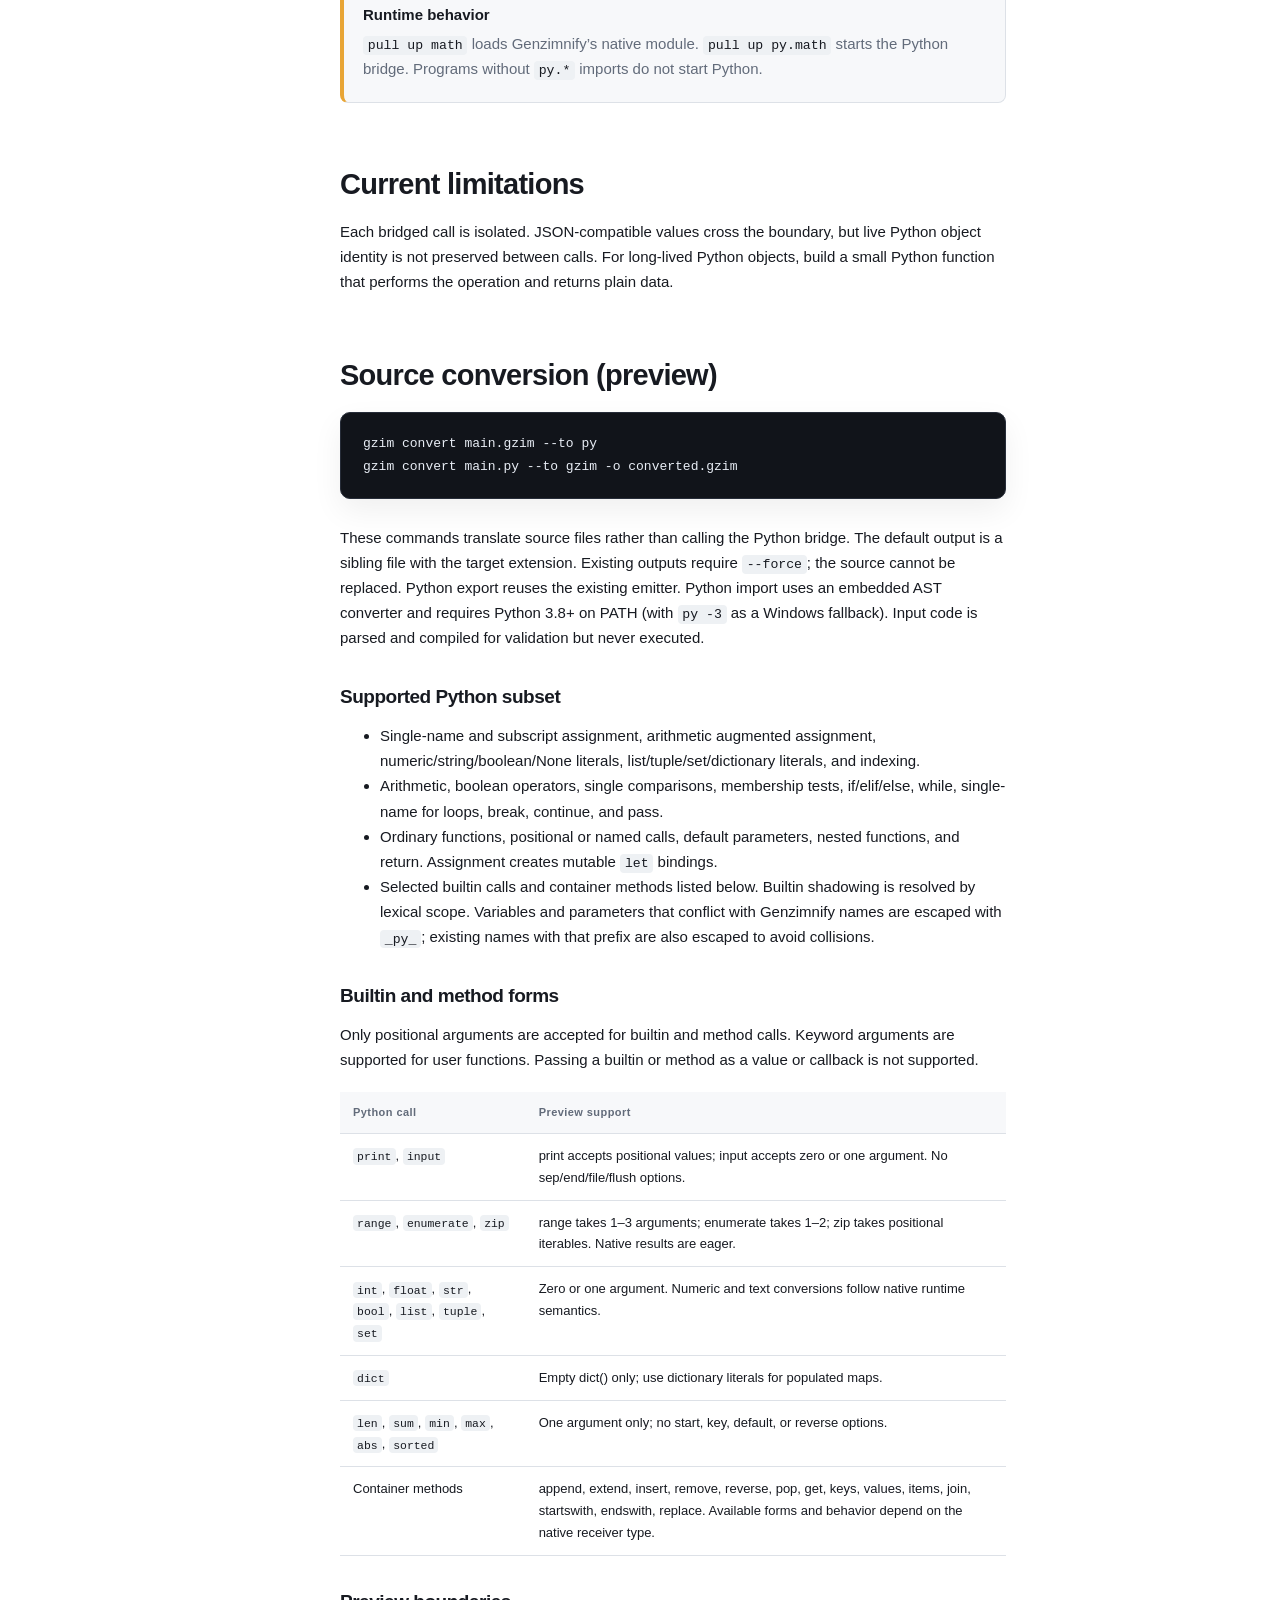
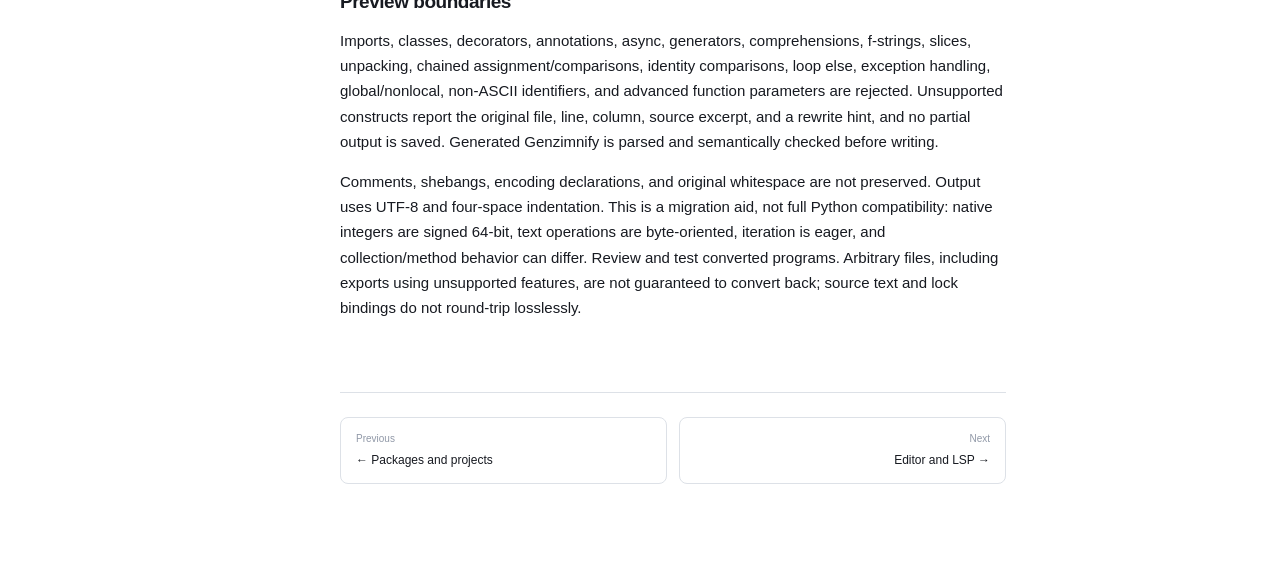
<file: docs/python-interop.html>
<!doctype html><html lang="en"><head><meta charset="utf-8"><meta name="viewport" content="width=device-width,initial-scale=1"><meta name="description" content="Use Python libraries explicitly from native Genzimnify."><title>Python interoperability | Genzimnify Docs</title><link rel="icon" href="favicon.svg" type="image/svg+xml"><link rel="stylesheet" href="style.css"></head>
<body><div id="siteHeader"></div><div class="layout"><aside class="sidebar" id="siteSidebar"></aside><main class="content"><article>
  <div class="page-kicker">Interop</div><h1>Python interoperability</h1><p class="lead">Imports under the <code>py.</code> namespace use a Python 3 subprocess. Other imports use native or local Genzimnify modules.</p>
  <h2 id="import">Import a Python library</h2><pre><code class="language-gzim">pull up py.math as pymath
yap(call up pymath.sqrt(81) yo)</code></pre><p>The alias binds the imported module to <code>pymath</code>. <code>outta</code> imports are also supported:</p><pre><code class="language-gzim">outta py.json pull up dumps
yap(call up dumps({"ready": nocap}, sort_keys be nocap) yo)</code></pre>
  <h2 id="third-party">Third-party packages</h2><pre><code>python3 -m pip install numpy</code></pre><pre><code class="language-gzim">pull up py.numpy as np
let average be call up np.mean([10, 20, 30]) yo
yap(average)</code></pre><p>The bridge uses the first <code>python3</code> or <code>python</code> executable on <code>PATH</code>. On Windows it also recognizes the <code>py -3</code> launcher.</p>
  <h2 id="values">Value conversion</h2><table><thead><tr><th>Genzimnify</th><th>Python</th></tr></thead><tbody><tr><td><code>ghost</code></td><td><code>None</code></td></tr><tr><td>truth, num, drip, text</td><td>bool, int, float, str</td></tr><tr><td>stack, crew, squad</td><td>JSON-style list</td></tr><tr><td>map with text keys</td><td>dict</td></tr></tbody></table><p>NumPy scalars and arrays are converted through <code>item()</code> and <code>tolist()</code>. Other Python objects return a map containing <code>__python_type__</code> and <code>__python_repr__</code>.</p>
  <h2 id="boundary">Module selection</h2><div class="callout warning"><div class="callout-title">Runtime behavior</div><p><code>pull up math</code> loads Genzimnify’s native module. <code>pull up py.math</code> starts the Python bridge. Programs without <code>py.*</code> imports do not start Python.</p></div>
  <h2 id="limits">Current limitations</h2><p>Each bridged call is isolated. JSON-compatible values cross the boundary, but live Python object identity is not preserved between calls. For long-lived Python objects, build a small Python function that performs the operation and returns plain data.</p>
  <h2 id="source-conversion">Source conversion (preview)</h2><pre><code>gzim convert main.gzim --to py
gzim convert main.py --to gzim -o converted.gzim</code></pre><p>These commands translate source files rather than calling the Python bridge. The default output is a sibling file with the target extension. Existing outputs require <code>--force</code>; the source cannot be replaced. Python export reuses the existing emitter. Python import uses an embedded AST converter and requires Python 3.8+ on PATH (with <code>py -3</code> as a Windows fallback). Input code is parsed and compiled for validation but never executed.</p>
  <h3>Supported Python subset</h3><ul>
    <li>Single-name and subscript assignment, arithmetic augmented assignment, numeric/string/boolean/None literals, list/tuple/set/dictionary literals, and indexing.</li>
    <li>Arithmetic, boolean operators, single comparisons, membership tests, if/elif/else, while, single-name for loops, break, continue, and pass.</li>
    <li>Ordinary functions, positional or named calls, default parameters, nested functions, and return. Assignment creates mutable <code>let</code> bindings.</li>
    <li>Selected builtin calls and container methods listed below. Builtin shadowing is resolved by lexical scope. Variables and parameters that conflict with Genzimnify names are escaped with <code>_py_</code>; existing names with that prefix are also escaped to avoid collisions.</li>
  </ul>
  <h3>Builtin and method forms</h3><p>Only positional arguments are accepted for builtin and method calls. Keyword arguments are supported for user functions. Passing a builtin or method as a value or callback is not supported.</p><table><thead><tr><th>Python call</th><th>Preview support</th></tr></thead><tbody>
    <tr><td><code>print</code>, <code>input</code></td><td>print accepts positional values; input accepts zero or one argument. No sep/end/file/flush options.</td></tr>
    <tr><td><code>range</code>, <code>enumerate</code>, <code>zip</code></td><td>range takes 1–3 arguments; enumerate takes 1–2; zip takes positional iterables. Native results are eager.</td></tr>
    <tr><td><code>int</code>, <code>float</code>, <code>str</code>, <code>bool</code>, <code>list</code>, <code>tuple</code>, <code>set</code></td><td>Zero or one argument. Numeric and text conversions follow native runtime semantics.</td></tr>
    <tr><td><code>dict</code></td><td>Empty dict() only; use dictionary literals for populated maps.</td></tr>
    <tr><td><code>len</code>, <code>sum</code>, <code>min</code>, <code>max</code>, <code>abs</code>, <code>sorted</code></td><td>One argument only; no start, key, default, or reverse options.</td></tr>
    <tr><td>Container methods</td><td>append, extend, insert, remove, reverse, pop, get, keys, values, items, join, startswith, endswith, replace. Available forms and behavior depend on the native receiver type.</td></tr>
  </tbody></table>
  <h3>Preview boundaries</h3><p>Imports, classes, decorators, annotations, async, generators, comprehensions, f-strings, slices, unpacking, chained assignment/comparisons, identity comparisons, loop else, exception handling, global/nonlocal, non-ASCII identifiers, and advanced function parameters are rejected. Unsupported constructs report the original file, line, column, source excerpt, and a rewrite hint, and no partial output is saved. Generated Genzimnify is parsed and semantically checked before writing.</p><p>Comments, shebangs, encoding declarations, and original whitespace are not preserved. Output uses UTF-8 and four-space indentation. This is a migration aid, not full Python compatibility: native integers are signed 64-bit, text operations are byte-oriented, iteration is eager, and collection/method behavior can differ. Review and test converted programs. Arbitrary files, including exports using unsupported features, are not guaranteed to convert back; source text and lock bindings do not round-trip losslessly.</p>
  <div class="page-nav"><a href="packages.html"><small>Previous</small>← Packages and projects</a><a href="tooling.html"><small>Next</small>Editor and LSP →</a></div>
</article></main><aside class="toc" id="pageToc"></aside></div><script src="app.js"></script></body></html>
</file>
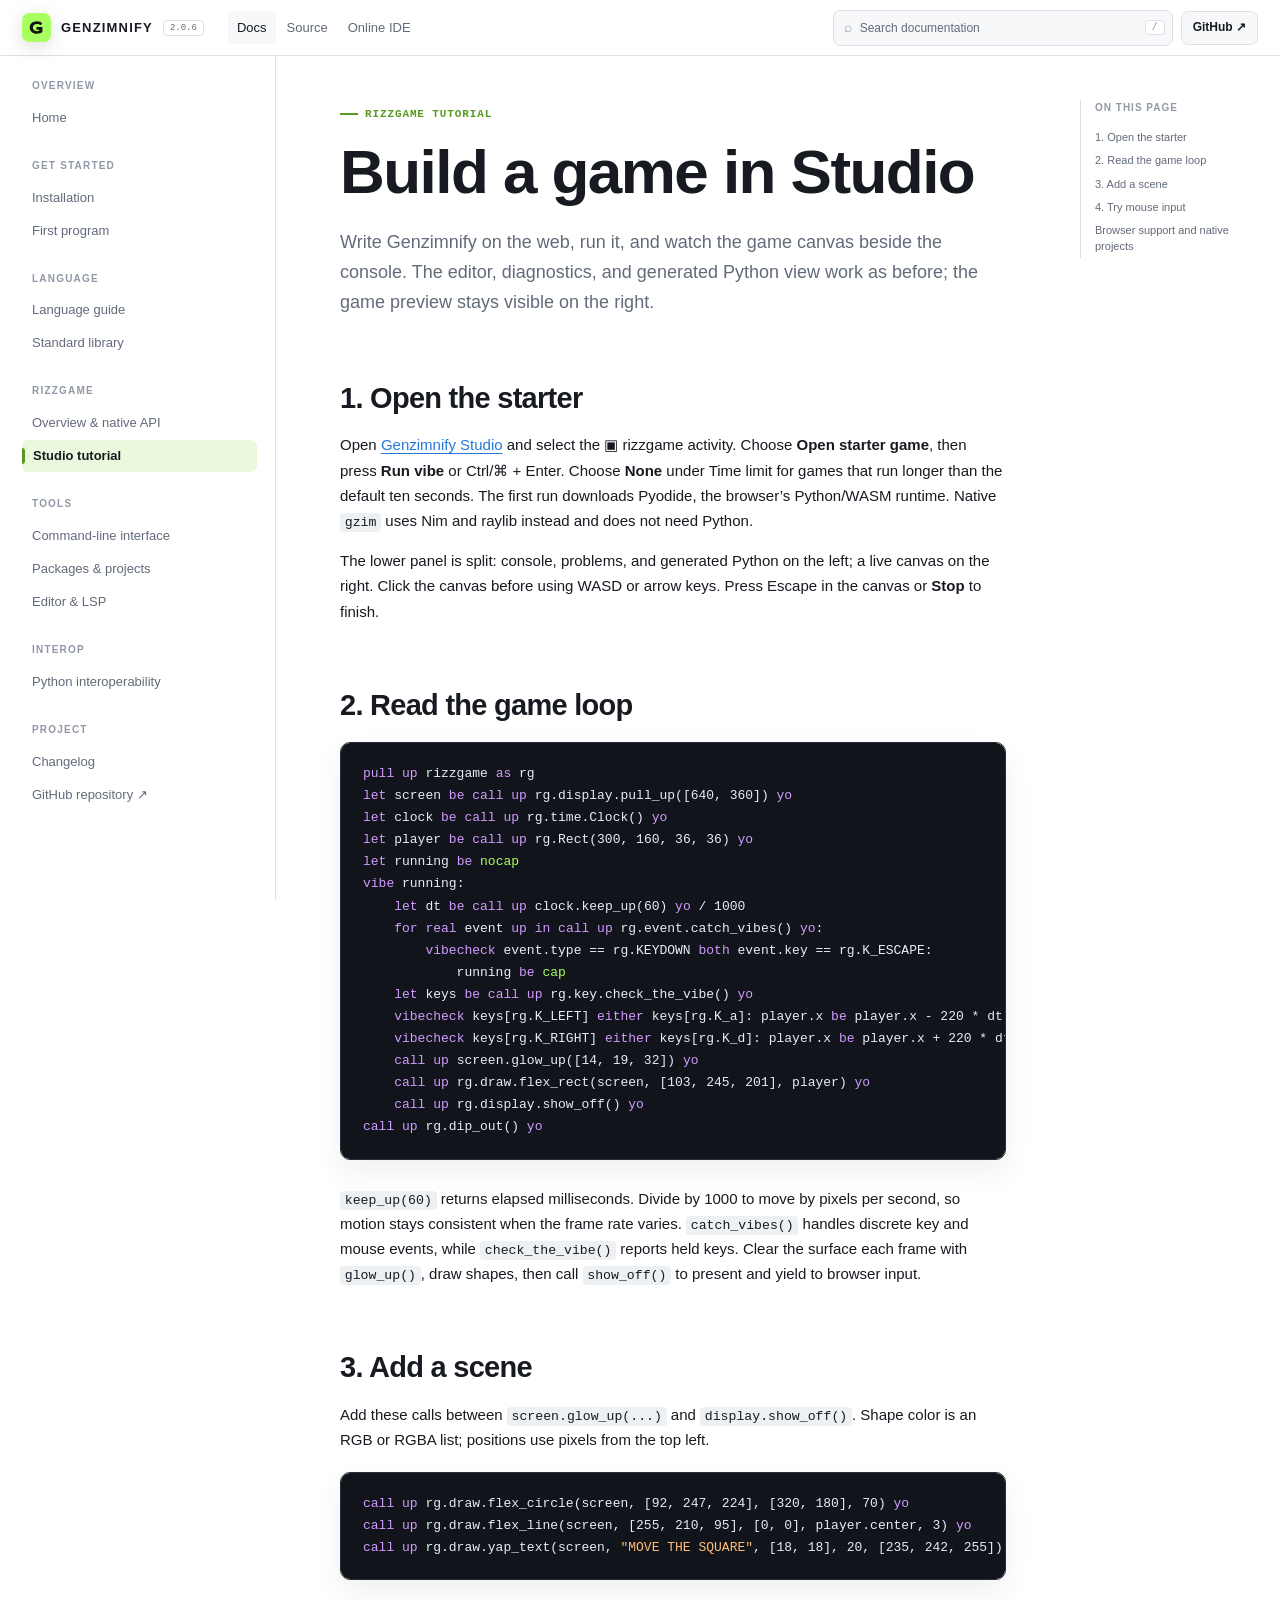
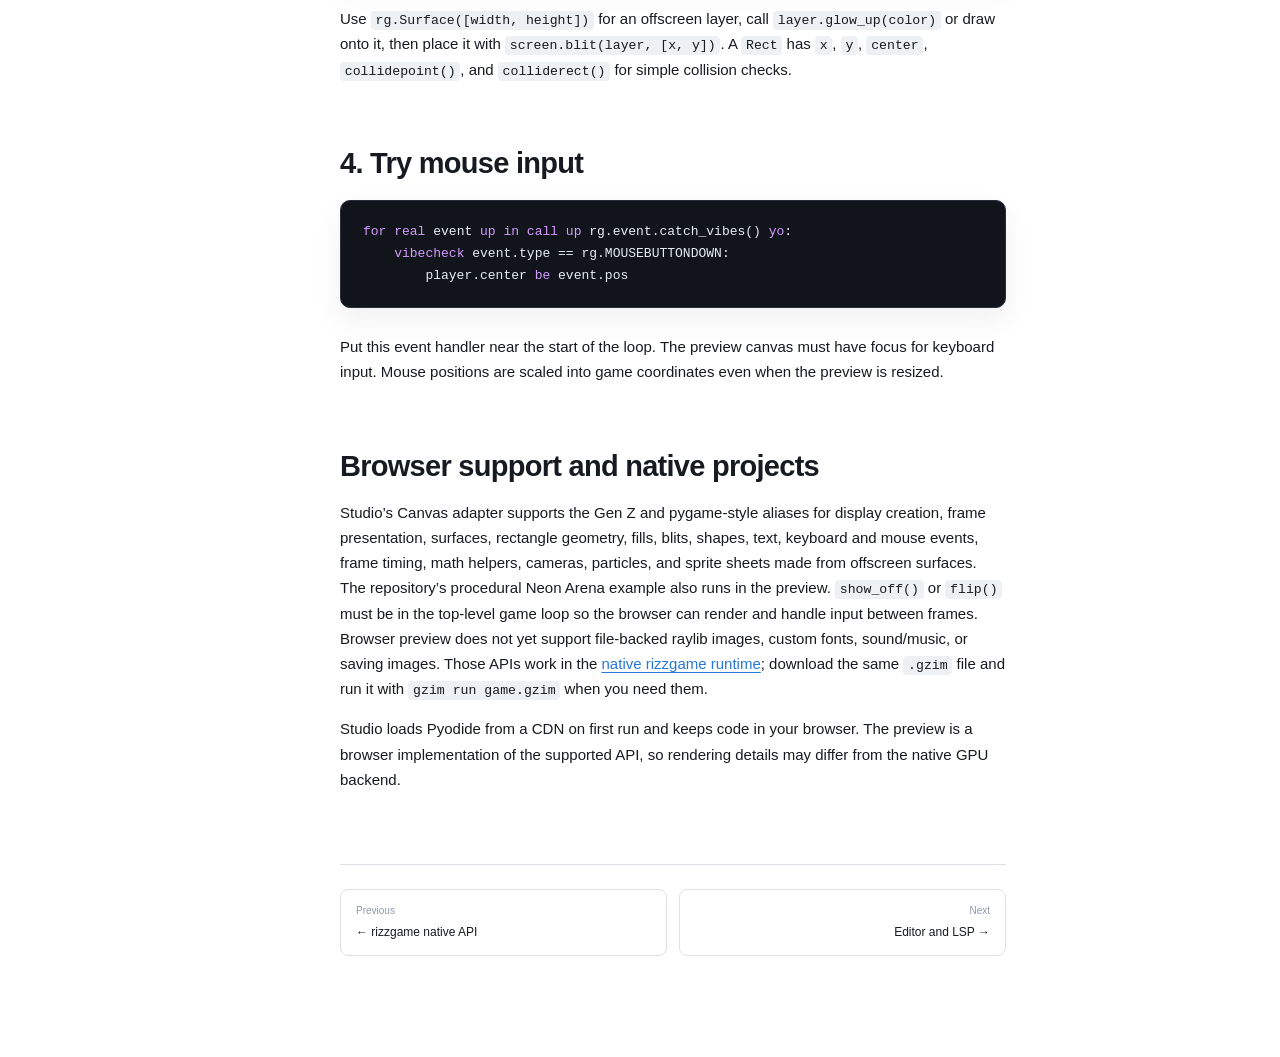
<file: docs/rizzgame-studio.html>
<!doctype html><html lang="en"><head><meta charset="utf-8"><meta name="viewport" content="width=device-width,initial-scale=1"><meta name="description" content="Build and preview a rizzgame game in Genzimnify Studio."><title>rizzgame in Studio | Genzimnify Docs</title><link rel="icon" href="favicon.svg" type="image/svg+xml"><link rel="stylesheet" href="style.css"></head>
<body><div id="siteHeader"></div><div class="layout"><aside class="sidebar" id="siteSidebar"></aside><main class="content"><article>
  <div class="page-kicker">rizzgame tutorial</div><h1>Build a game in Studio</h1><p class="lead">Write Genzimnify on the web, run it, and watch the game canvas beside the console. The editor, diagnostics, and generated Python view work as before; the game preview stays visible on the right.</p>
  <h2 id="open">1. Open the starter</h2><p>Open <a href="https://obliv1onis.github.io/Genzimnify/studio/">Genzimnify Studio</a> and select the ▣ rizzgame activity. Choose <strong>Open starter game</strong>, then press <strong>Run vibe</strong> or Ctrl/⌘ + Enter. Choose <strong>None</strong> under Time limit for games that run longer than the default ten seconds. The first run downloads Pyodide, the browser’s Python/WASM runtime. Native <code>gzim</code> uses Nim and raylib instead and does not need Python.</p><p>The lower panel is split: console, problems, and generated Python on the left; a live canvas on the right. Click the canvas before using WASD or arrow keys. Press Escape in the canvas or <strong>Stop</strong> to finish.</p>
  <h2 id="code">2. Read the game loop</h2><pre><code class="language-gzim">pull up rizzgame as rg
let screen be call up rg.display.pull_up([640, 360]) yo
let clock be call up rg.time.Clock() yo
let player be call up rg.Rect(300, 160, 36, 36) yo
let running be nocap
vibe running:
    let dt be call up clock.keep_up(60) yo / 1000
    for real event up in call up rg.event.catch_vibes() yo:
        vibecheck event.type == rg.KEYDOWN both event.key == rg.K_ESCAPE:
            running be cap
    let keys be call up rg.key.check_the_vibe() yo
    vibecheck keys[rg.K_LEFT] either keys[rg.K_a]: player.x be player.x - 220 * dt
    vibecheck keys[rg.K_RIGHT] either keys[rg.K_d]: player.x be player.x + 220 * dt
    call up screen.glow_up([14, 19, 32]) yo
    call up rg.draw.flex_rect(screen, [103, 245, 201], player) yo
    call up rg.display.show_off() yo
call up rg.dip_out() yo</code></pre><p><code>keep_up(60)</code> returns elapsed milliseconds. Divide by 1000 to move by pixels per second, so motion stays consistent when the frame rate varies. <code>catch_vibes()</code> handles discrete key and mouse events, while <code>check_the_vibe()</code> reports held keys. Clear the surface each frame with <code>glow_up()</code>, draw shapes, then call <code>show_off()</code> to present and yield to browser input.</p>
  <h2 id="draw">3. Add a scene</h2><p>Add these calls between <code>screen.glow_up(...)</code> and <code>display.show_off()</code>. Shape color is an RGB or RGBA list; positions use pixels from the top left.</p><pre><code class="language-gzim">call up rg.draw.flex_circle(screen, [92, 247, 224], [320, 180], 70) yo
call up rg.draw.flex_line(screen, [255, 210, 95], [0, 0], player.center, 3) yo
call up rg.draw.yap_text(screen, "MOVE THE SQUARE", [18, 18], 20, [235, 242, 255]) yo</code></pre><p>Use <code>rg.Surface([width, height])</code> for an offscreen layer, call <code>layer.glow_up(color)</code> or draw onto it, then place it with <code>screen.blit(layer, [x, y])</code>. A <code>Rect</code> has <code>x</code>, <code>y</code>, <code>center</code>, <code>collidepoint()</code>, and <code>colliderect()</code> for simple collision checks.</p>
  <h2 id="input">4. Try mouse input</h2><pre><code class="language-gzim">for real event up in call up rg.event.catch_vibes() yo:
    vibecheck event.type == rg.MOUSEBUTTONDOWN:
        player.center be event.pos</code></pre><p>Put this event handler near the start of the loop. The preview canvas must have focus for keyboard input. Mouse positions are scaled into game coordinates even when the preview is resized.</p>
  <h2 id="scope">Browser support and native projects</h2><p>Studio’s Canvas adapter supports the Gen Z and pygame-style aliases for display creation, frame presentation, surfaces, rectangle geometry, fills, blits, shapes, text, keyboard and mouse events, frame timing, math helpers, cameras, particles, and sprite sheets made from offscreen surfaces. The repository’s procedural Neon Arena example also runs in the preview. <code>show_off()</code> or <code>flip()</code> must be in the top-level game loop so the browser can render and handle input between frames. Browser preview does not yet support file-backed raylib images, custom fonts, sound/music, or saving images. Those APIs work in the <a href="rizzgame.html">native rizzgame runtime</a>; download the same <code>.gzim</code> file and run it with <code>gzim run game.gzim</code> when you need them.</p><p>Studio loads Pyodide from a CDN on first run and keeps code in your browser. The preview is a browser implementation of the supported API, so rendering details may differ from the native GPU backend.</p>
  <div class="page-nav"><a href="rizzgame.html"><small>Previous</small>← rizzgame native API</a><a href="tooling.html"><small>Next</small>Editor and LSP →</a></div>
</article></main><aside class="toc" id="pageToc"></aside></div><script src="app.js"></script></body></html>
</file>
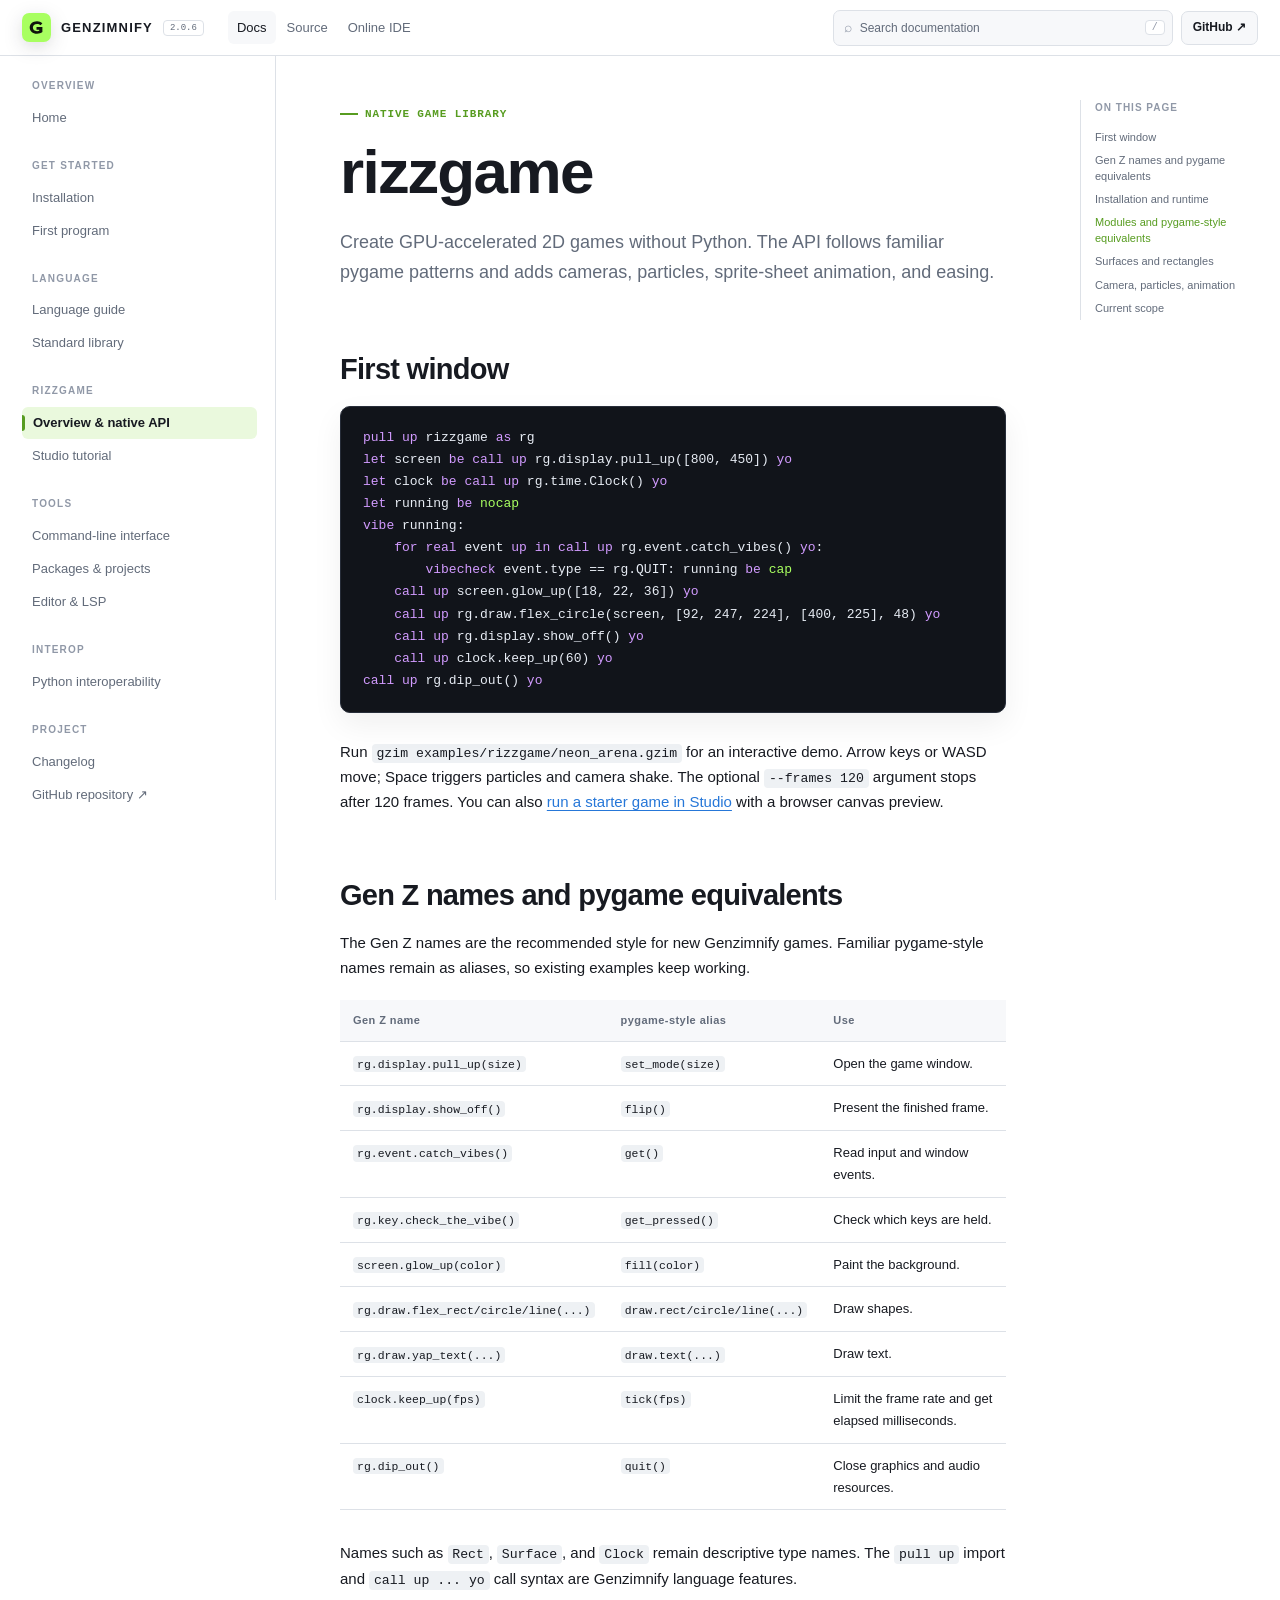
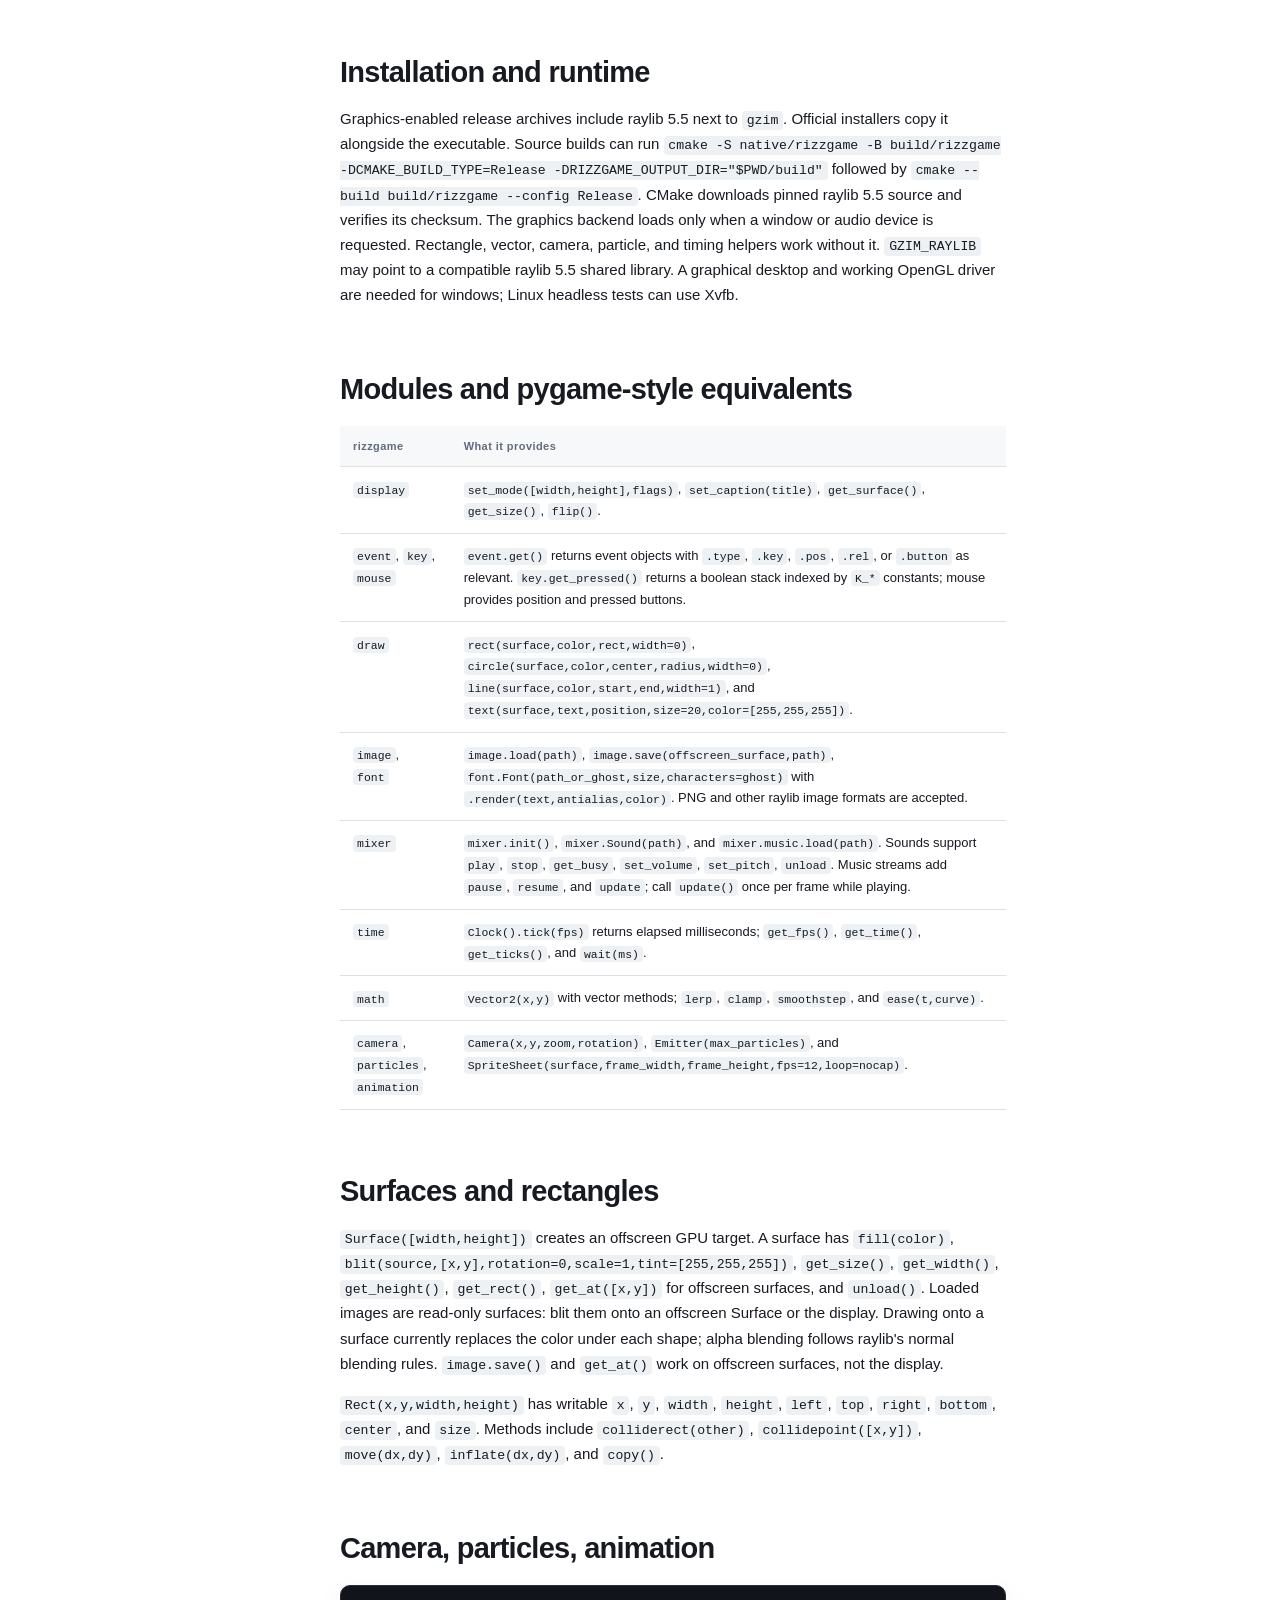
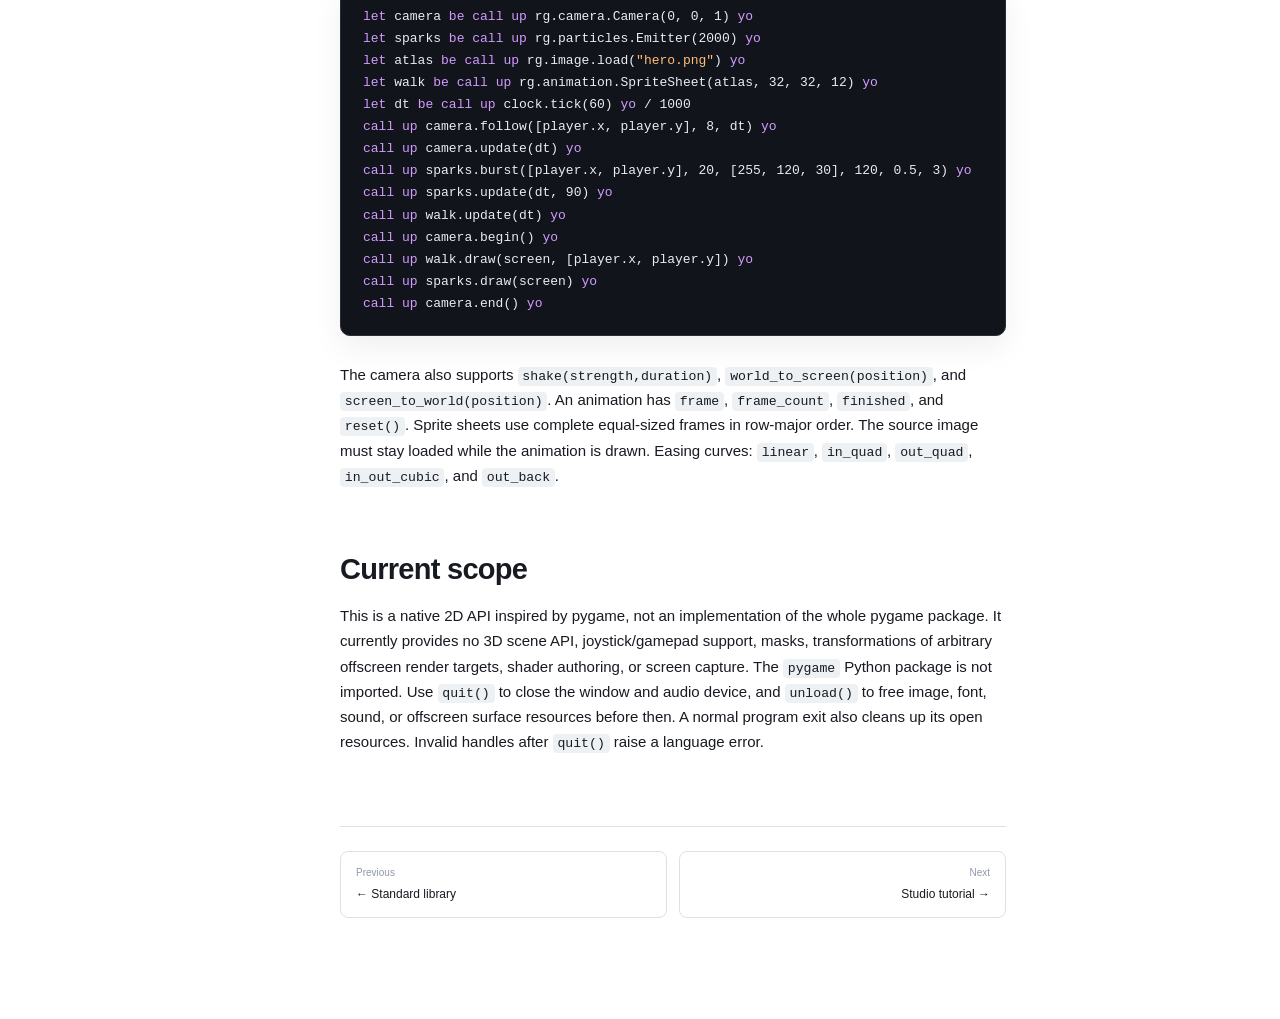
<file: docs/rizzgame.html>
<!doctype html><html lang="en"><head><meta charset="utf-8"><meta name="viewport" content="width=device-width,initial-scale=1"><meta name="description" content="Build 2D games in native Genzimnify with rizzgame."><title>rizzgame | Genzimnify Docs</title><link rel="icon" href="favicon.svg" type="image/svg+xml"><link rel="stylesheet" href="style.css"></head>
<body><div id="siteHeader"></div><div class="layout"><aside class="sidebar" id="siteSidebar"></aside><main class="content"><article>
  <div class="page-kicker">Native game library</div><h1>rizzgame</h1><p class="lead">Create GPU-accelerated 2D games without Python. The API follows familiar pygame patterns and adds cameras, particles, sprite-sheet animation, and easing.</p>
  <h2 id="start">First window</h2><pre><code class="language-gzim">pull up rizzgame as rg
let screen be call up rg.display.pull_up([800, 450]) yo
let clock be call up rg.time.Clock() yo
let running be nocap
vibe running:
    for real event up in call up rg.event.catch_vibes() yo:
        vibecheck event.type == rg.QUIT: running be cap
    call up screen.glow_up([18, 22, 36]) yo
    call up rg.draw.flex_circle(screen, [92, 247, 224], [400, 225], 48) yo
    call up rg.display.show_off() yo
    call up clock.keep_up(60) yo
call up rg.dip_out() yo</code></pre><p>Run <code>gzim examples/rizzgame/neon_arena.gzim</code> for an interactive demo. Arrow keys or WASD move; Space triggers particles and camera shake. The optional <code>--frames 120</code> argument stops after 120 frames. You can also <a href="rizzgame-studio.html">run a starter game in Studio</a> with a browser canvas preview.</p>
  <h2 id="slang">Gen Z names and pygame equivalents</h2><p>The Gen Z names are the recommended style for new Genzimnify games. Familiar pygame-style names remain as aliases, so existing examples keep working.</p><table><thead><tr><th>Gen Z name</th><th>pygame-style alias</th><th>Use</th></tr></thead><tbody>
    <tr><td><code>rg.display.pull_up(size)</code></td><td><code>set_mode(size)</code></td><td>Open the game window.</td></tr>
    <tr><td><code>rg.display.show_off()</code></td><td><code>flip()</code></td><td>Present the finished frame.</td></tr>
    <tr><td><code>rg.event.catch_vibes()</code></td><td><code>get()</code></td><td>Read input and window events.</td></tr>
    <tr><td><code>rg.key.check_the_vibe()</code></td><td><code>get_pressed()</code></td><td>Check which keys are held.</td></tr>
    <tr><td><code>screen.glow_up(color)</code></td><td><code>fill(color)</code></td><td>Paint the background.</td></tr>
    <tr><td><code>rg.draw.flex_rect/circle/line(...)</code></td><td><code>draw.rect/circle/line(...)</code></td><td>Draw shapes.</td></tr>
    <tr><td><code>rg.draw.yap_text(...)</code></td><td><code>draw.text(...)</code></td><td>Draw text.</td></tr>
    <tr><td><code>clock.keep_up(fps)</code></td><td><code>tick(fps)</code></td><td>Limit the frame rate and get elapsed milliseconds.</td></tr>
    <tr><td><code>rg.dip_out()</code></td><td><code>quit()</code></td><td>Close graphics and audio resources.</td></tr>
  </tbody></table><p>Names such as <code>Rect</code>, <code>Surface</code>, and <code>Clock</code> remain descriptive type names. The <code>pull up</code> import and <code>call up ... yo</code> call syntax are Genzimnify language features.</p>
    <h2 id="install">Installation and runtime</h2><p>Graphics-enabled release archives include raylib 5.5 next to <code>gzim</code>. Official installers copy it alongside the executable. Source builds can run <code>cmake -S native/rizzgame -B build/rizzgame -DCMAKE_BUILD_TYPE=Release -DRIZZGAME_OUTPUT_DIR="$PWD/build"</code> followed by <code>cmake --build build/rizzgame --config Release</code>. CMake downloads pinned raylib 5.5 source and verifies its checksum. The graphics backend loads only when a window or audio device is requested. Rectangle, vector, camera, particle, and timing helpers work without it. <code>GZIM_RAYLIB</code> may point to a compatible raylib 5.5 shared library. A graphical desktop and working OpenGL driver are needed for windows; Linux headless tests can use Xvfb.</p>
  <h2 id="api">Modules and pygame-style equivalents</h2><table><thead><tr><th>rizzgame</th><th>What it provides</th></tr></thead><tbody>
    <tr><td><code>display</code></td><td><code>set_mode([width,height],flags)</code>, <code>set_caption(title)</code>, <code>get_surface()</code>, <code>get_size()</code>, <code>flip()</code>.</td></tr>
    <tr><td><code>event</code>, <code>key</code>, <code>mouse</code></td><td><code>event.get()</code> returns event objects with <code>.type</code>, <code>.key</code>, <code>.pos</code>, <code>.rel</code>, or <code>.button</code> as relevant. <code>key.get_pressed()</code> returns a boolean stack indexed by <code>K_*</code> constants; mouse provides position and pressed buttons.</td></tr>
    <tr><td><code>draw</code></td><td><code>rect(surface,color,rect,width=0)</code>, <code>circle(surface,color,center,radius,width=0)</code>, <code>line(surface,color,start,end,width=1)</code>, and <code>text(surface,text,position,size=20,color=[255,255,255])</code>.</td></tr>
    <tr><td><code>image</code>, <code>font</code></td><td><code>image.load(path)</code>, <code>image.save(offscreen_surface,path)</code>, <code>font.Font(path_or_ghost,size,characters=ghost)</code> with <code>.render(text,antialias,color)</code>. PNG and other raylib image formats are accepted.</td></tr>
    <tr><td><code>mixer</code></td><td><code>mixer.init()</code>, <code>mixer.Sound(path)</code>, and <code>mixer.music.load(path)</code>. Sounds support <code>play</code>, <code>stop</code>, <code>get_busy</code>, <code>set_volume</code>, <code>set_pitch</code>, <code>unload</code>. Music streams add <code>pause</code>, <code>resume</code>, and <code>update</code>; call <code>update()</code> once per frame while playing.</td></tr>
    <tr><td><code>time</code></td><td><code>Clock().tick(fps)</code> returns elapsed milliseconds; <code>get_fps()</code>, <code>get_time()</code>, <code>get_ticks()</code>, and <code>wait(ms)</code>.</td></tr>
    <tr><td><code>math</code></td><td><code>Vector2(x,y)</code> with vector methods; <code>lerp</code>, <code>clamp</code>, <code>smoothstep</code>, and <code>ease(t,curve)</code>.</td></tr>
    <tr><td><code>camera</code>, <code>particles</code>, <code>animation</code></td><td><code>Camera(x,y,zoom,rotation)</code>, <code>Emitter(max_particles)</code>, and <code>SpriteSheet(surface,frame_width,frame_height,fps=12,loop=nocap)</code>.</td></tr>
  </tbody></table>
  <h2 id="surfaces">Surfaces and rectangles</h2><p><code>Surface([width,height])</code> creates an offscreen GPU target. A surface has <code>fill(color)</code>, <code>blit(source,[x,y],rotation=0,scale=1,tint=[255,255,255])</code>, <code>get_size()</code>, <code>get_width()</code>, <code>get_height()</code>, <code>get_rect()</code>, <code>get_at([x,y])</code> for offscreen surfaces, and <code>unload()</code>. Loaded images are read-only surfaces: blit them onto an offscreen Surface or the display. Drawing onto a surface currently replaces the color under each shape; alpha blending follows raylib's normal blending rules. <code>image.save()</code> and <code>get_at()</code> work on offscreen surfaces, not the display.</p><p><code>Rect(x,y,width,height)</code> has writable <code>x</code>, <code>y</code>, <code>width</code>, <code>height</code>, <code>left</code>, <code>top</code>, <code>right</code>, <code>bottom</code>, <code>center</code>, and <code>size</code>. Methods include <code>colliderect(other)</code>, <code>collidepoint([x,y])</code>, <code>move(dx,dy)</code>, <code>inflate(dx,dy)</code>, and <code>copy()</code>.</p>
  <h2 id="effects">Camera, particles, animation</h2><pre><code class="language-gzim">let camera be call up rg.camera.Camera(0, 0, 1) yo
let sparks be call up rg.particles.Emitter(2000) yo
let atlas be call up rg.image.load("hero.png") yo
let walk be call up rg.animation.SpriteSheet(atlas, 32, 32, 12) yo
let dt be call up clock.tick(60) yo / 1000
call up camera.follow([player.x, player.y], 8, dt) yo
call up camera.update(dt) yo
call up sparks.burst([player.x, player.y], 20, [255, 120, 30], 120, 0.5, 3) yo
call up sparks.update(dt, 90) yo
call up walk.update(dt) yo
call up camera.begin() yo
call up walk.draw(screen, [player.x, player.y]) yo
call up sparks.draw(screen) yo
call up camera.end() yo</code></pre><p>The camera also supports <code>shake(strength,duration)</code>, <code>world_to_screen(position)</code>, and <code>screen_to_world(position)</code>. An animation has <code>frame</code>, <code>frame_count</code>, <code>finished</code>, and <code>reset()</code>. Sprite sheets use complete equal-sized frames in row-major order. The source image must stay loaded while the animation is drawn. Easing curves: <code>linear</code>, <code>in_quad</code>, <code>out_quad</code>, <code>in_out_cubic</code>, and <code>out_back</code>.</p>
  <h2 id="scope">Current scope</h2><p>This is a native 2D API inspired by pygame, not an implementation of the whole pygame package. It currently provides no 3D scene API, joystick/gamepad support, masks, transformations of arbitrary offscreen render targets, shader authoring, or screen capture. The <code>pygame</code> Python package is not imported. Use <code>quit()</code> to close the window and audio device, and <code>unload()</code> to free image, font, sound, or offscreen surface resources before then. A normal program exit also cleans up its open resources. Invalid handles after <code>quit()</code> raise a language error.</p>
  <div class="page-nav"><a href="stdlib.html"><small>Previous</small>← Standard library</a><a href="rizzgame-studio.html"><small>Next</small>Studio tutorial →</a></div>
</article></main><aside class="toc" id="pageToc"></aside></div><script src="app.js"></script></body></html>
</file>
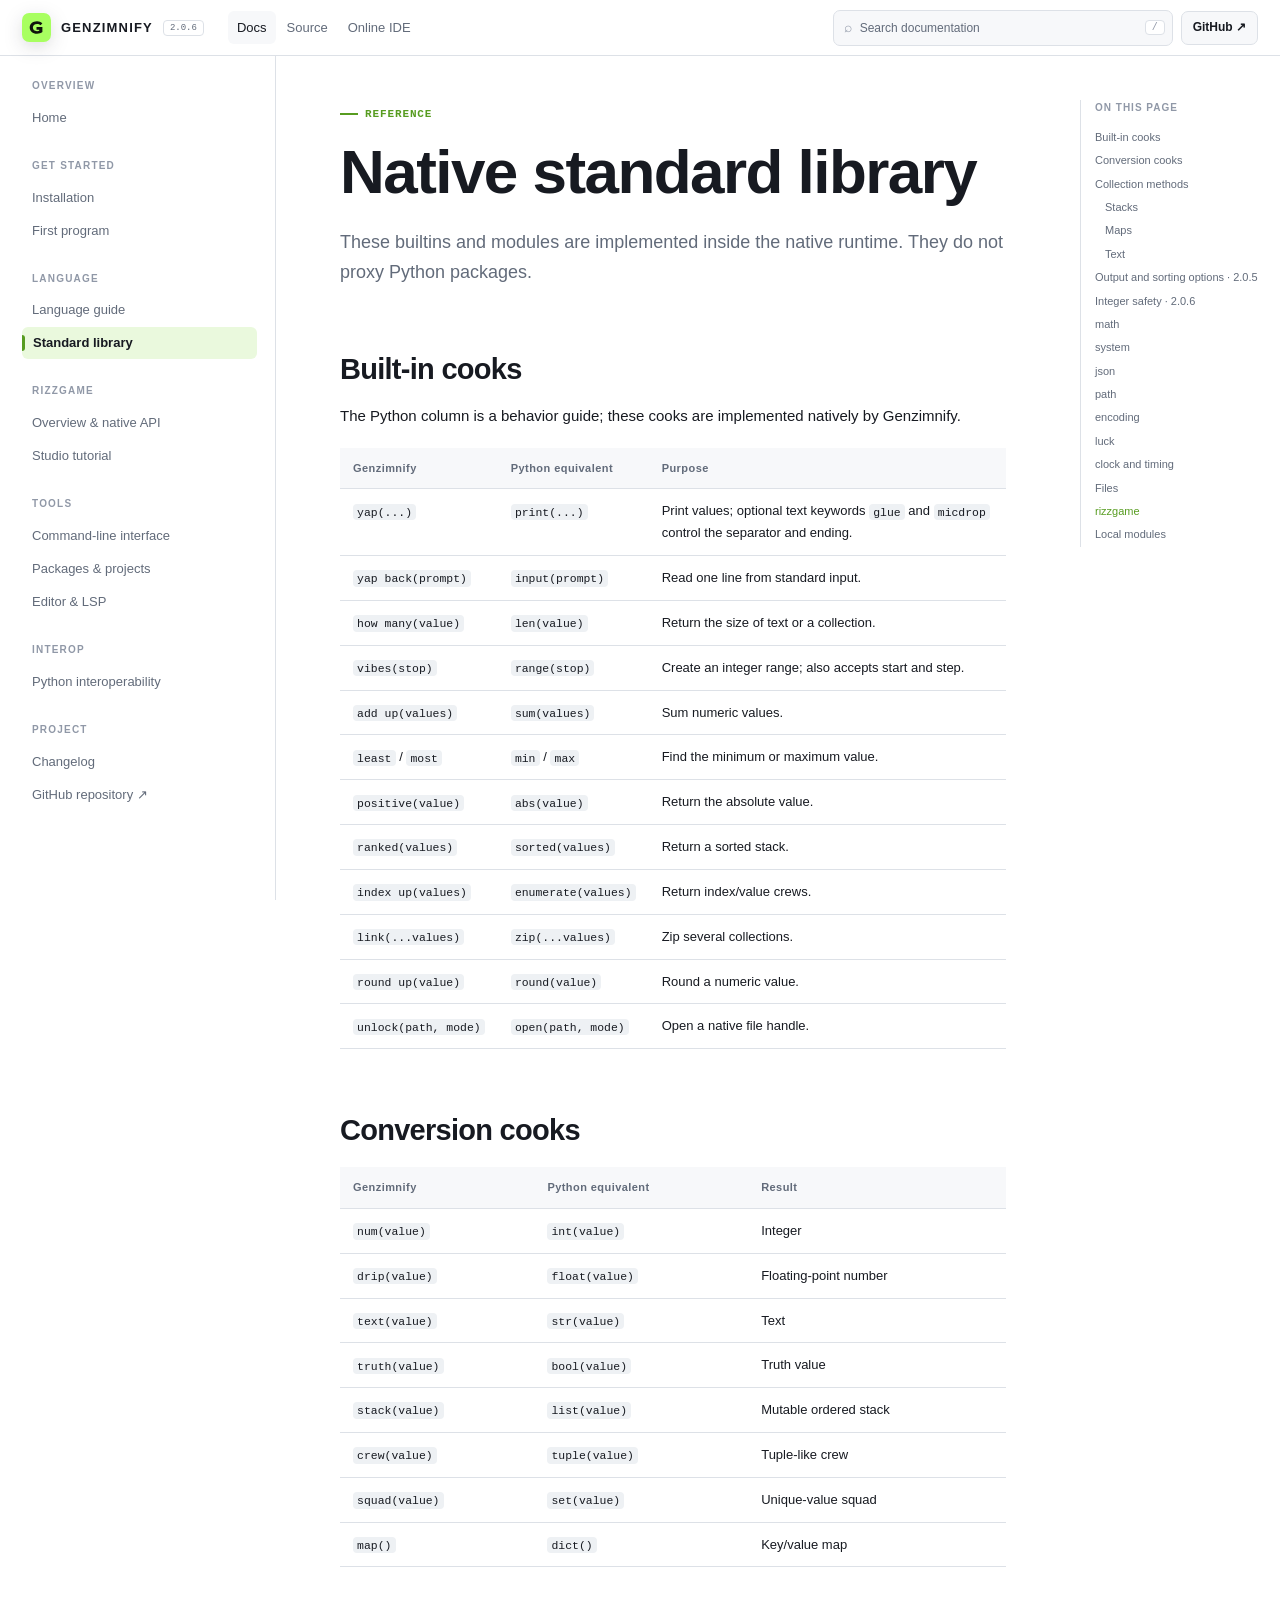
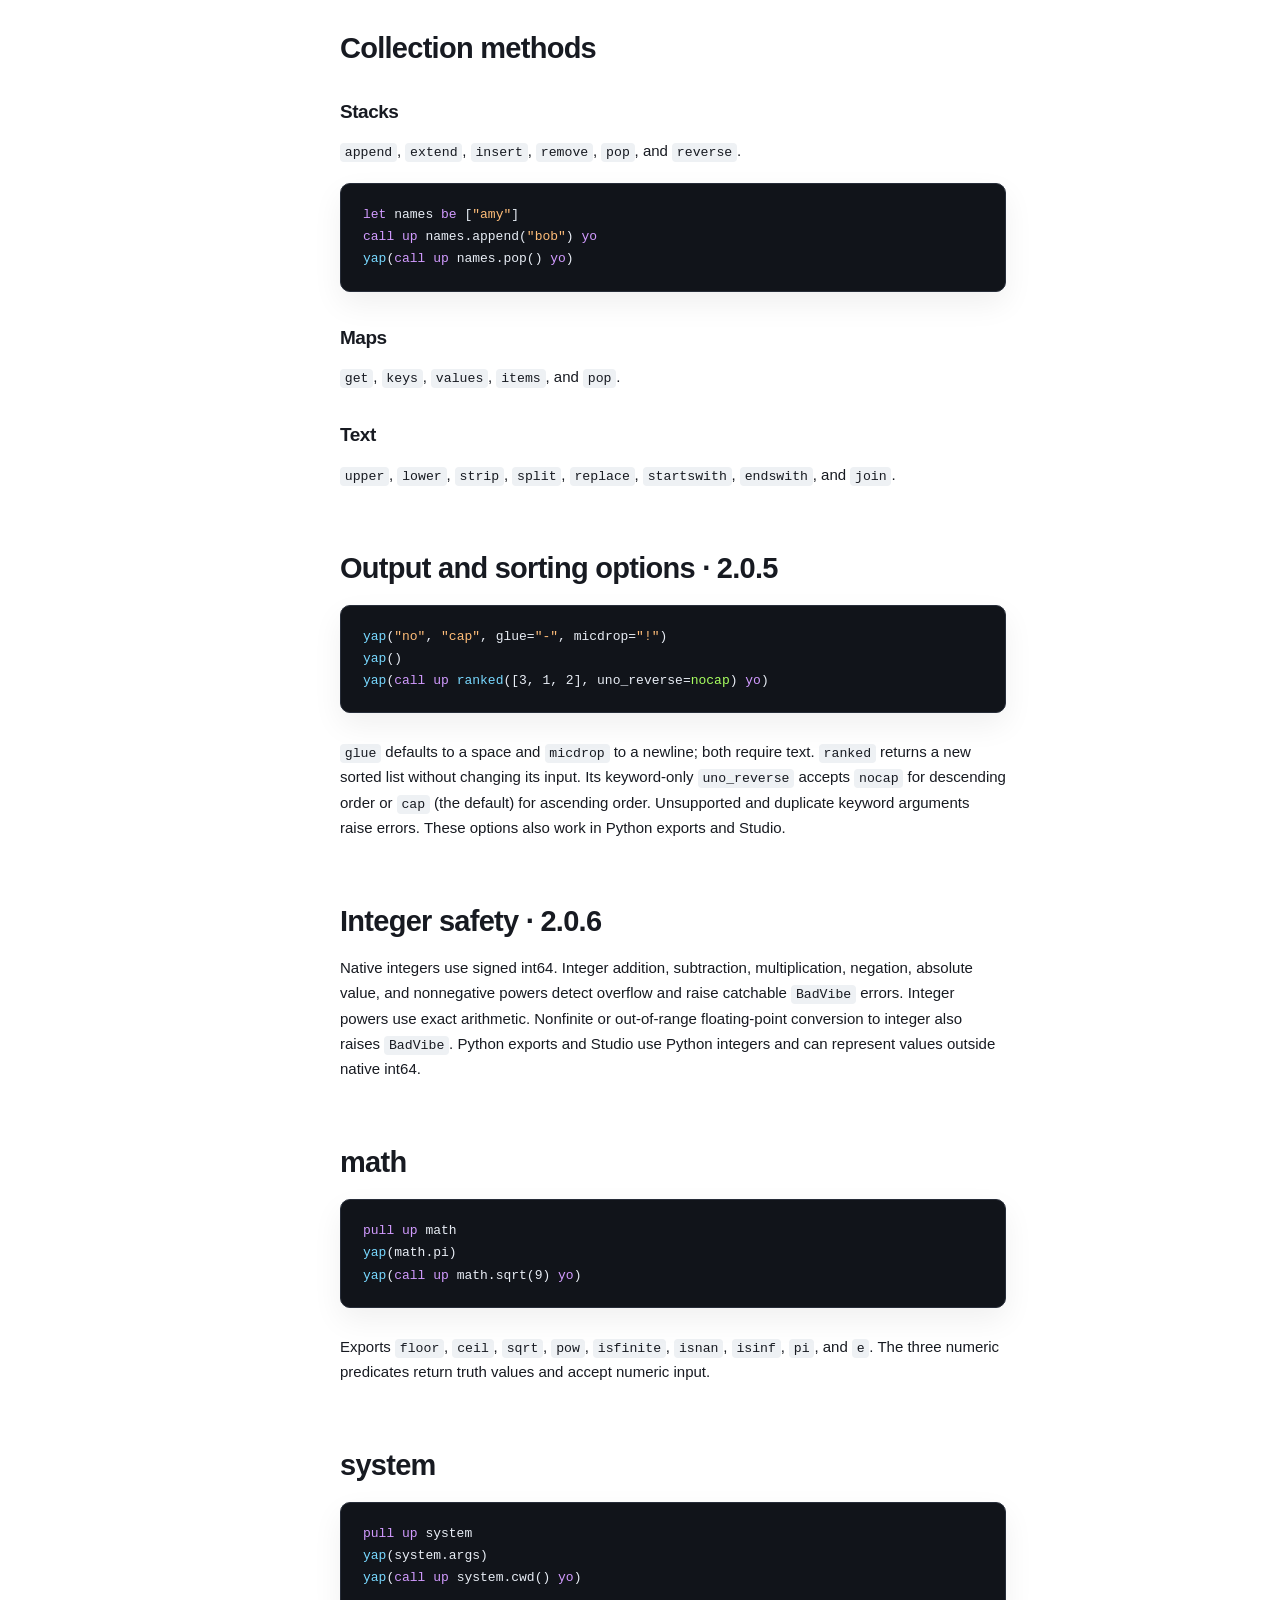
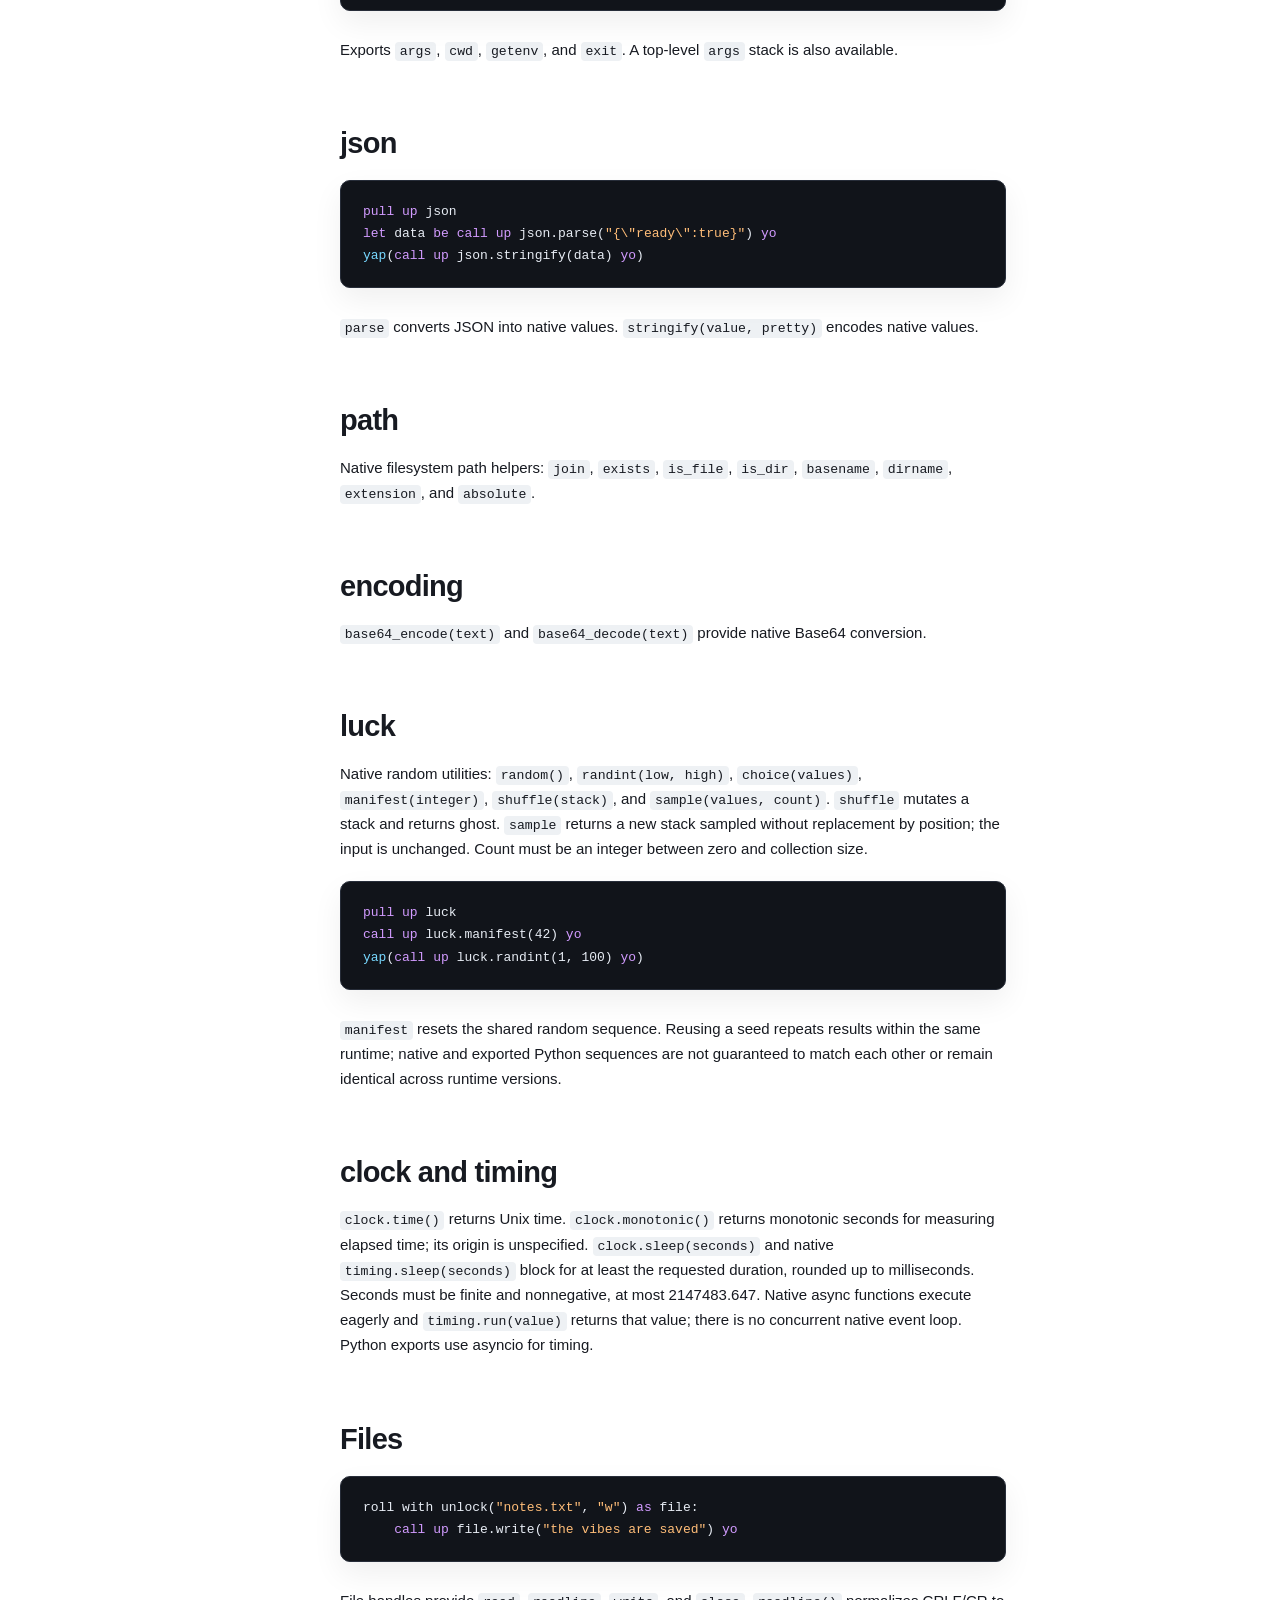
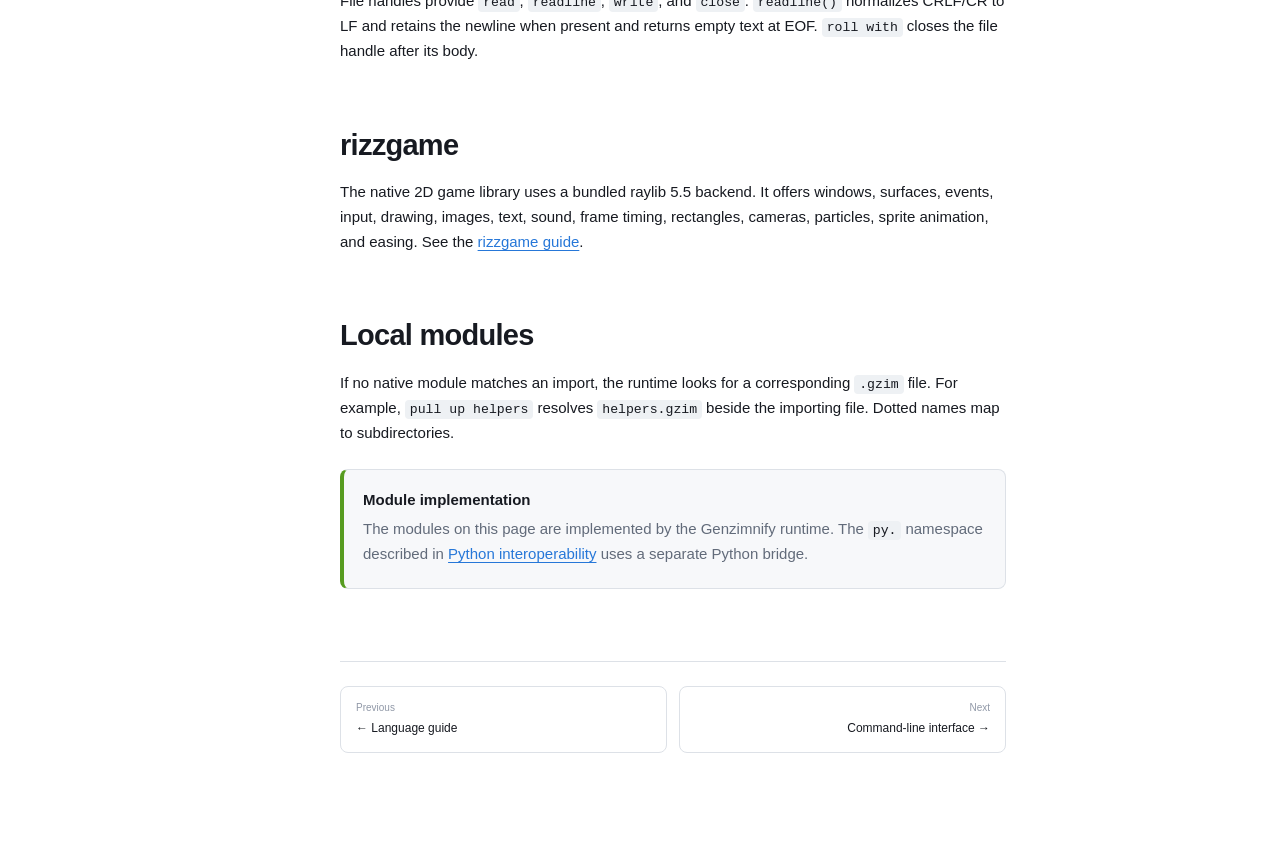
<file: docs/stdlib.html>
<!doctype html><html lang="en"><head><meta charset="utf-8"><meta name="viewport" content="width=device-width,initial-scale=1"><meta name="description" content="Genzimnify native standard library reference."><title>Standard library | Genzimnify Docs</title><link rel="icon" href="favicon.svg" type="image/svg+xml"><link rel="stylesheet" href="style.css"></head>
<body><div id="siteHeader"></div><div class="layout"><aside class="sidebar" id="siteSidebar"></aside><main class="content"><article>
  <div class="page-kicker">Reference</div><h1>Native standard library</h1><p class="lead">These builtins and modules are implemented inside the native runtime. They do not proxy Python packages.</p>
  <h2 id="builtins">Built-in cooks</h2><p>The Python column is a behavior guide; these cooks are implemented natively by Genzimnify.</p><table><thead><tr><th>Genzimnify</th><th>Python equivalent</th><th>Purpose</th></tr></thead><tbody>
    <tr><td><code>yap(...)</code></td><td><code>print(...)</code></td><td>Print values; optional text keywords <code>glue</code> and <code>micdrop</code> control the separator and ending.</td></tr><tr><td><code>yap back(prompt)</code></td><td><code>input(prompt)</code></td><td>Read one line from standard input.</td></tr><tr><td><code>how many(value)</code></td><td><code>len(value)</code></td><td>Return the size of text or a collection.</td></tr><tr><td><code>vibes(stop)</code></td><td><code>range(stop)</code></td><td>Create an integer range; also accepts start and step.</td></tr><tr><td><code>add up(values)</code></td><td><code>sum(values)</code></td><td>Sum numeric values.</td></tr><tr><td><code>least</code> / <code>most</code></td><td><code>min</code> / <code>max</code></td><td>Find the minimum or maximum value.</td></tr><tr><td><code>positive(value)</code></td><td><code>abs(value)</code></td><td>Return the absolute value.</td></tr><tr><td><code>ranked(values)</code></td><td><code>sorted(values)</code></td><td>Return a sorted stack.</td></tr><tr><td><code>index up(values)</code></td><td><code>enumerate(values)</code></td><td>Return index/value crews.</td></tr><tr><td><code>link(...values)</code></td><td><code>zip(...values)</code></td><td>Zip several collections.</td></tr><tr><td><code>round up(value)</code></td><td><code>round(value)</code></td><td>Round a numeric value.</td></tr><tr><td><code>unlock(path, mode)</code></td><td><code>open(path, mode)</code></td><td>Open a native file handle.</td></tr>
  </tbody></table>
  <h2 id="conversion">Conversion cooks</h2><table><thead><tr><th>Genzimnify</th><th>Python equivalent</th><th>Result</th></tr></thead><tbody><tr><td><code>num(value)</code></td><td><code>int(value)</code></td><td>Integer</td></tr><tr><td><code>drip(value)</code></td><td><code>float(value)</code></td><td>Floating-point number</td></tr><tr><td><code>text(value)</code></td><td><code>str(value)</code></td><td>Text</td></tr><tr><td><code>truth(value)</code></td><td><code>bool(value)</code></td><td>Truth value</td></tr><tr><td><code>stack(value)</code></td><td><code>list(value)</code></td><td>Mutable ordered stack</td></tr><tr><td><code>crew(value)</code></td><td><code>tuple(value)</code></td><td>Tuple-like crew</td></tr><tr><td><code>squad(value)</code></td><td><code>set(value)</code></td><td>Unique-value squad</td></tr><tr><td><code>map()</code></td><td><code>dict()</code></td><td>Key/value map</td></tr></tbody></table>
  <h2 id="collection-methods">Collection methods</h2><h3>Stacks</h3><p><code>append</code>, <code>extend</code>, <code>insert</code>, <code>remove</code>, <code>pop</code>, and <code>reverse</code>.</p><pre><code class="language-gzim">let names be ["amy"]
call up names.append("bob") yo
yap(call up names.pop() yo)</code></pre><h3>Maps</h3><p><code>get</code>, <code>keys</code>, <code>values</code>, <code>items</code>, and <code>pop</code>.</p><h3>Text</h3><p><code>upper</code>, <code>lower</code>, <code>strip</code>, <code>split</code>, <code>replace</code>, <code>startswith</code>, <code>endswith</code>, and <code>join</code>.</p>
  <h2 id="slang-options">Output and sorting options · 2.0.5</h2>
  <pre><code class="language-gzim">yap("no", "cap", glue="-", micdrop="!")
yap()
yap(call up ranked([3, 1, 2], uno_reverse=nocap) yo)</code></pre>
  <p><code>glue</code> defaults to a space and <code>micdrop</code> to a newline; both require text. <code>ranked</code> returns a new sorted list without changing its input. Its keyword-only <code>uno_reverse</code> accepts <code>nocap</code> for descending order or <code>cap</code> (the default) for ascending order. Unsupported and duplicate keyword arguments raise errors. These options also work in Python exports and Studio.</p>
  <h2 id="integer-safety">Integer safety · 2.0.6</h2><p>Native integers use signed int64. Integer addition, subtraction, multiplication, negation, absolute value, and nonnegative powers detect overflow and raise catchable <code>BadVibe</code> errors. Integer powers use exact arithmetic. Nonfinite or out-of-range floating-point conversion to integer also raises <code>BadVibe</code>. Python exports and Studio use Python integers and can represent values outside native int64.</p>
  <h2 id="math">math</h2><pre><code class="language-gzim">pull up math
yap(math.pi)
yap(call up math.sqrt(9) yo)</code></pre><p>Exports <code>floor</code>, <code>ceil</code>, <code>sqrt</code>, <code>pow</code>, <code>isfinite</code>, <code>isnan</code>, <code>isinf</code>, <code>pi</code>, and <code>e</code>. The three numeric predicates return truth values and accept numeric input.</p>
  <h2 id="system">system</h2><pre><code class="language-gzim">pull up system
yap(system.args)
yap(call up system.cwd() yo)</code></pre><p>Exports <code>args</code>, <code>cwd</code>, <code>getenv</code>, and <code>exit</code>. A top-level <code>args</code> stack is also available.</p>
  <h2 id="json">json</h2><pre><code class="language-gzim">pull up json
let data be call up json.parse("{\"ready\":true}") yo
yap(call up json.stringify(data) yo)</code></pre><p><code>parse</code> converts JSON into native values. <code>stringify(value, pretty)</code> encodes native values.</p>
  <h2 id="path">path</h2><p>Native filesystem path helpers: <code>join</code>, <code>exists</code>, <code>is_file</code>, <code>is_dir</code>, <code>basename</code>, <code>dirname</code>, <code>extension</code>, and <code>absolute</code>.</p>
  <h2 id="encoding">encoding</h2><p><code>base64_encode(text)</code> and <code>base64_decode(text)</code> provide native Base64 conversion.</p>
  <h2 id="luck">luck</h2><p>Native random utilities: <code>random()</code>, <code>randint(low, high)</code>, <code>choice(values)</code>, <code>manifest(integer)</code>, <code>shuffle(stack)</code>, and <code>sample(values, count)</code>. <code>shuffle</code> mutates a stack and returns ghost. <code>sample</code> returns a new stack sampled without replacement by position; the input is unchanged. Count must be an integer between zero and collection size.</p><pre><code class="language-gzim">pull up luck
call up luck.manifest(42) yo
yap(call up luck.randint(1, 100) yo)</code></pre><p><code>manifest</code> resets the shared random sequence. Reusing a seed repeats results within the same runtime; native and exported Python sequences are not guaranteed to match each other or remain identical across runtime versions.</p>
  <h2 id="clock">clock and timing</h2><p><code>clock.time()</code> returns Unix time. <code>clock.monotonic()</code> returns monotonic seconds for measuring elapsed time; its origin is unspecified. <code>clock.sleep(seconds)</code> and native <code>timing.sleep(seconds)</code> block for at least the requested duration, rounded up to milliseconds. Seconds must be finite and nonnegative, at most 2147483.647. Native async functions execute eagerly and <code>timing.run(value)</code> returns that value; there is no concurrent native event loop. Python exports use asyncio for timing.</p>
  <h2 id="files">Files</h2><pre><code class="language-gzim">roll with unlock("notes.txt", "w") as file:
    call up file.write("the vibes are saved") yo</code></pre><p>File handles provide <code>read</code>, <code>readline</code>, <code>write</code>, and <code>close</code>. <code>readline()</code> normalizes CRLF/CR to LF and retains the newline when present and returns empty text at EOF. <code>roll with</code> closes the file handle after its body.</p>
  <h2 id="rizzgame">rizzgame</h2><p>The native 2D game library uses a bundled raylib 5.5 backend. It offers windows, surfaces, events, input, drawing, images, text, sound, frame timing, rectangles, cameras, particles, sprite animation, and easing. See the <a href="rizzgame.html">rizzgame guide</a>.</p>
  <h2 id="local-modules">Local modules</h2><p>If no native module matches an import, the runtime looks for a corresponding <code>.gzim</code> file. For example, <code>pull up helpers</code> resolves <code>helpers.gzim</code> beside the importing file. Dotted names map to subdirectories.</p>
  <div class="callout"><div class="callout-title">Module implementation</div><p>The modules on this page are implemented by the Genzimnify runtime. The <code>py.</code> namespace described in <a href="python-interop.html">Python interoperability</a> uses a separate Python bridge.</p></div>
  <div class="page-nav"><a href="language-guide.html"><small>Previous</small>← Language guide</a><a href="cli.html"><small>Next</small>Command-line interface →</a></div>
</article></main><aside class="toc" id="pageToc"></aside></div><script src="app.js"></script></body></html>
</file>
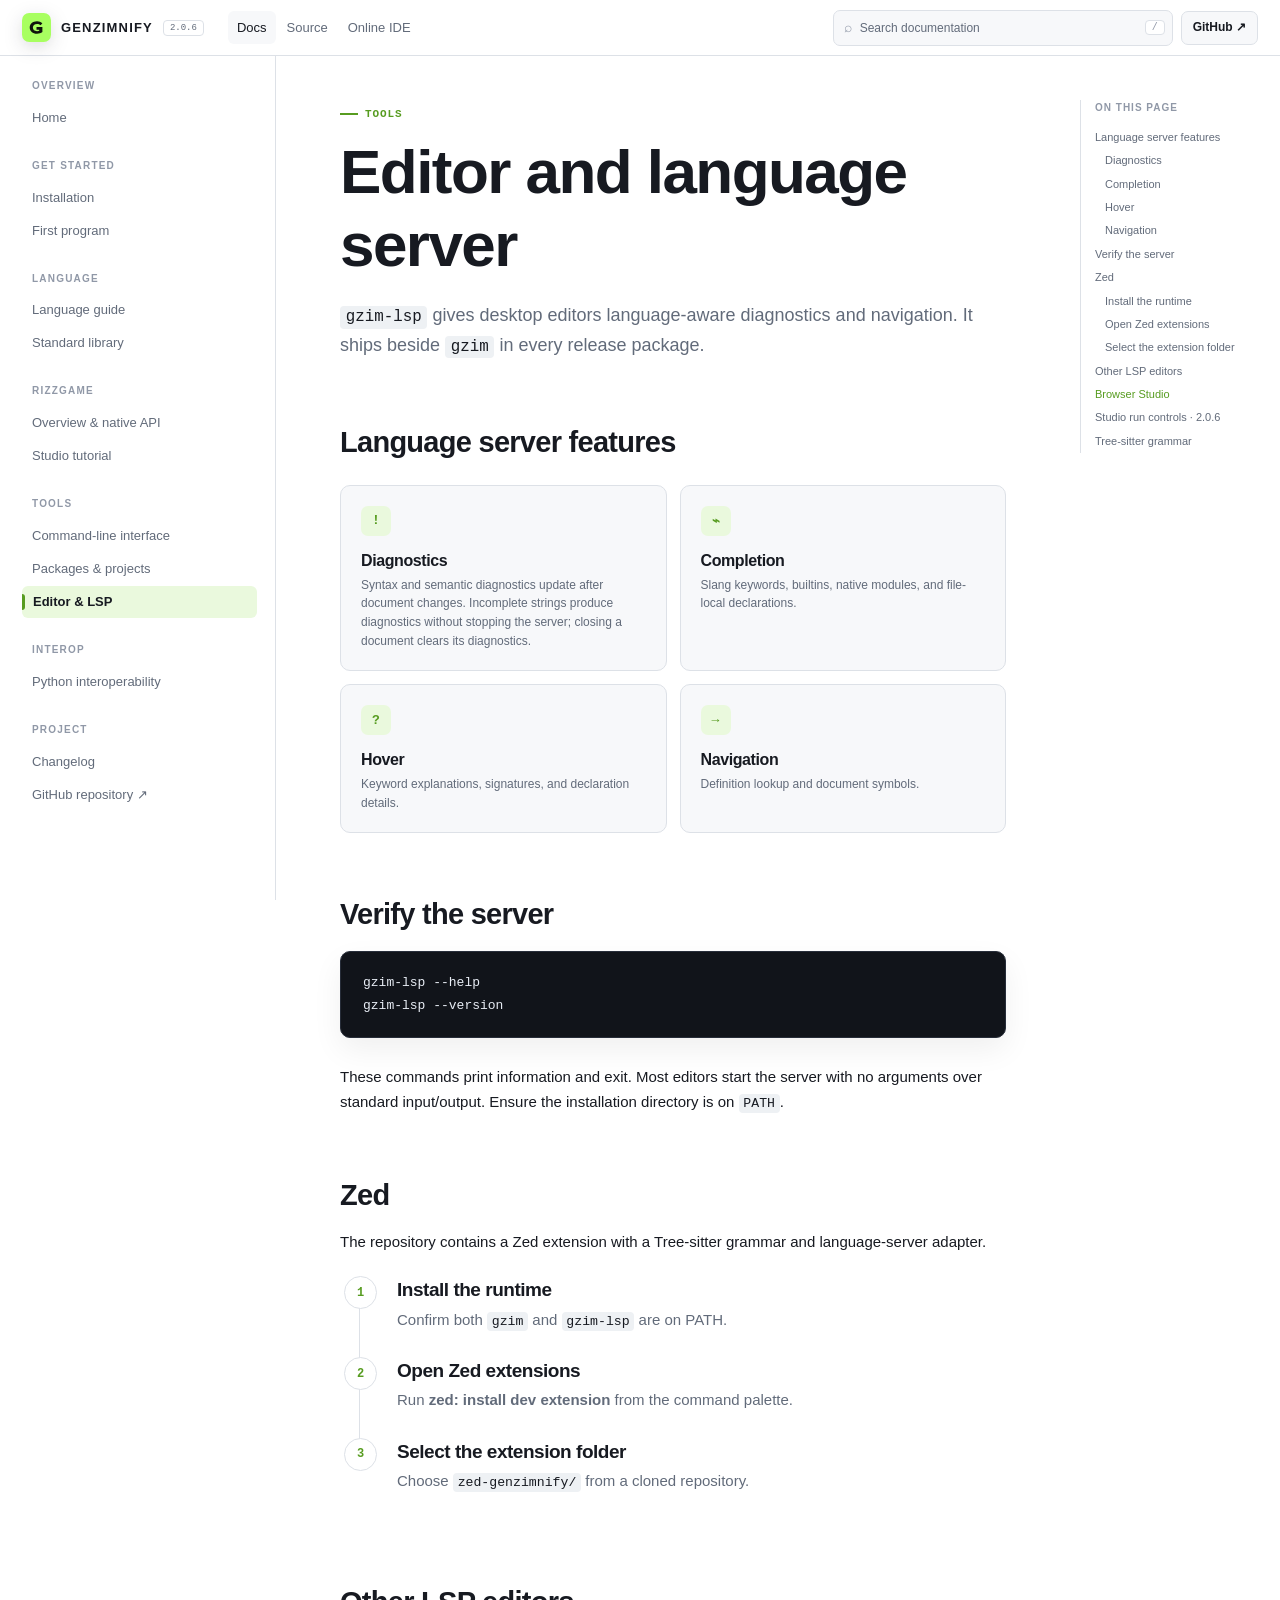
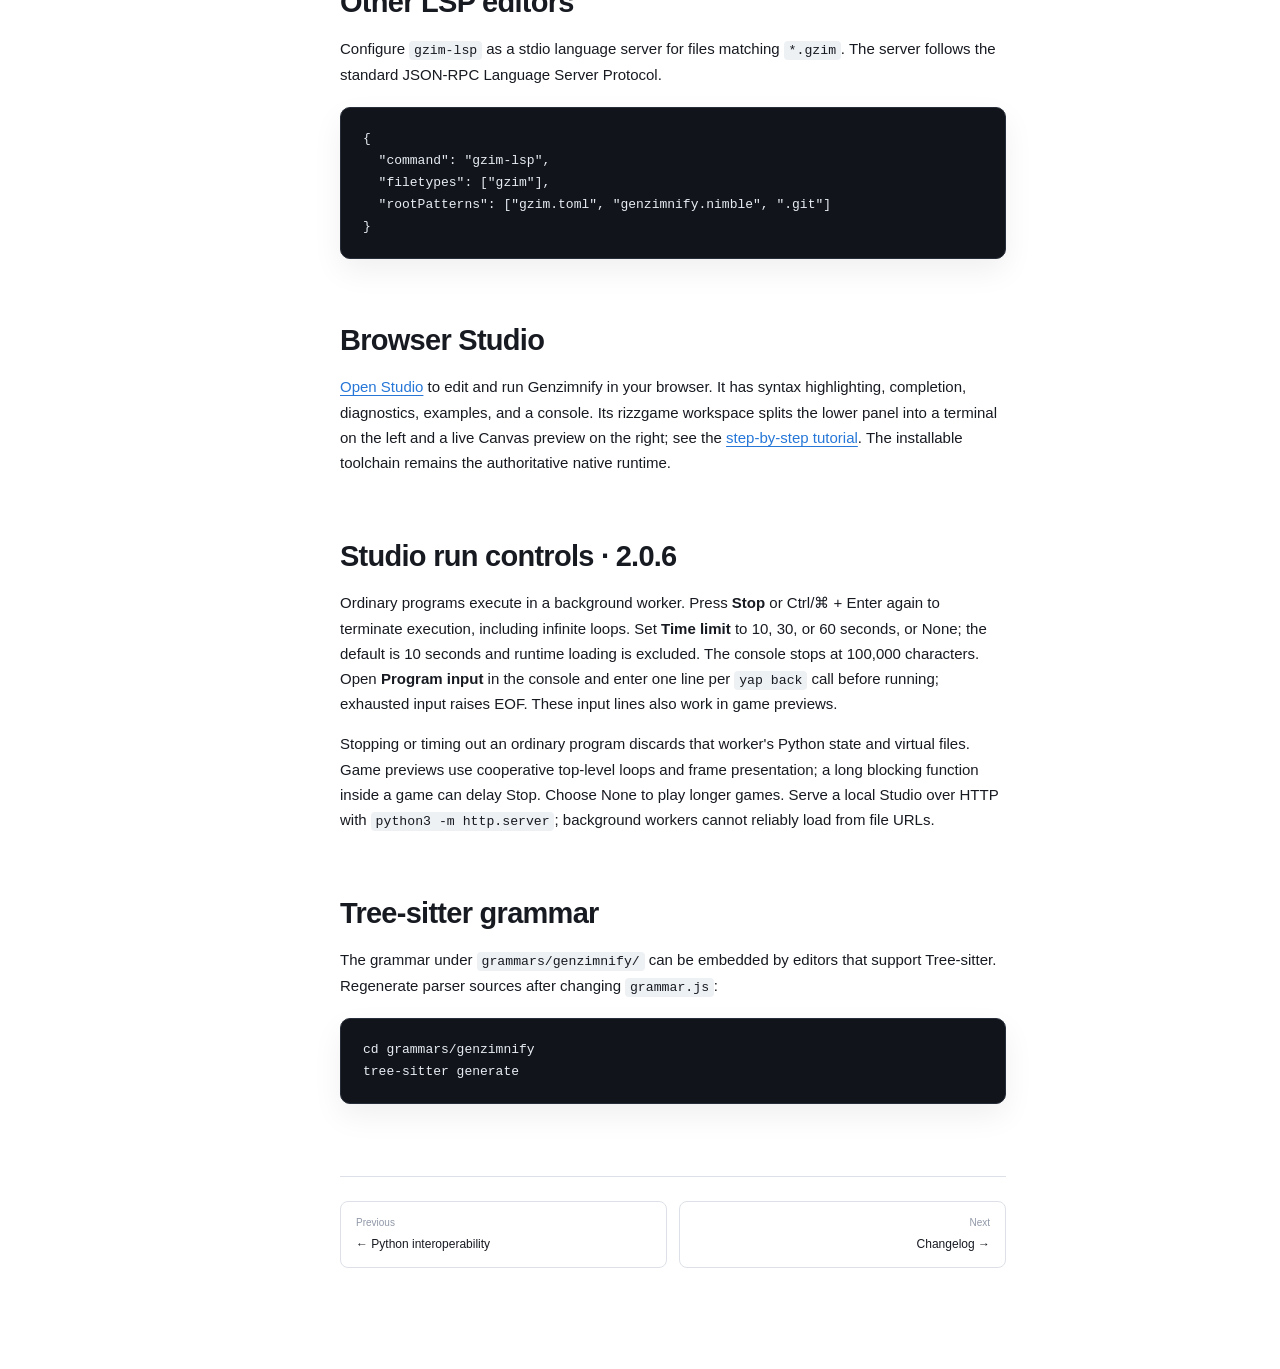
<file: docs/tooling.html>
<!doctype html><html lang="en"><head><meta charset="utf-8"><meta name="viewport" content="width=device-width,initial-scale=1"><meta name="description" content="Set up editors and the Genzimnify language server."><title>Editor and LSP | Genzimnify Docs</title><link rel="icon" href="favicon.svg" type="image/svg+xml"><link rel="stylesheet" href="style.css"></head>
<body><div id="siteHeader"></div><div class="layout"><aside class="sidebar" id="siteSidebar"></aside><main class="content"><article>
  <div class="page-kicker">Tools</div><h1>Editor and language server</h1><p class="lead"><code>gzim-lsp</code> gives desktop editors language-aware diagnostics and navigation. It ships beside <code>gzim</code> in every release package.</p>
  <h2 id="features">Language server features</h2><div class="cards"><div class="card"><div class="card-icon">!</div><h3>Diagnostics</h3><p>Syntax and semantic diagnostics update after document changes. Incomplete strings produce diagnostics without stopping the server; closing a document clears its diagnostics.</p></div><div class="card"><div class="card-icon">⌁</div><h3>Completion</h3><p>Slang keywords, builtins, native modules, and file-local declarations.</p></div><div class="card"><div class="card-icon">?</div><h3>Hover</h3><p>Keyword explanations, signatures, and declaration details.</p></div><div class="card"><div class="card-icon">→</div><h3>Navigation</h3><p>Definition lookup and document symbols.</p></div></div>
  <h2 id="verify">Verify the server</h2><pre><code>gzim-lsp --help
gzim-lsp --version</code></pre><p>These commands print information and exit. Most editors start the server with no arguments over standard input/output. Ensure the installation directory is on <code>PATH</code>.</p>
  <h2 id="zed">Zed</h2><p>The repository contains a Zed extension with a Tree-sitter grammar and language-server adapter.</p><div class="steps"><div class="step"><h3>Install the runtime</h3><p>Confirm both <code>gzim</code> and <code>gzim-lsp</code> are on PATH.</p></div><div class="step"><h3>Open Zed extensions</h3><p>Run <strong>zed: install dev extension</strong> from the command palette.</p></div><div class="step"><h3>Select the extension folder</h3><p>Choose <code>zed-genzimnify/</code> from a cloned repository.</p></div></div>
  <h2 id="generic-lsp">Other LSP editors</h2><p>Configure <code>gzim-lsp</code> as a stdio language server for files matching <code>*.gzim</code>. The server follows the standard JSON-RPC Language Server Protocol.</p><pre><code>{
  "command": "gzim-lsp",
  "filetypes": ["gzim"],
  "rootPatterns": ["gzim.toml", "genzimnify.nimble", ".git"]
}</code></pre>
  <h2 id="online-studio">Browser Studio</h2><p><a href="studio/">Open Studio</a> to edit and run Genzimnify in your browser. It has syntax highlighting, completion, diagnostics, examples, and a console. Its rizzgame workspace splits the lower panel into a terminal on the left and a live Canvas preview on the right; see the <a href="rizzgame-studio.html">step-by-step tutorial</a>. The installable toolchain remains the authoritative native runtime.</p>
  <h2 id="studio-controls">Studio run controls · 2.0.6</h2><p>Ordinary programs execute in a background worker. Press <strong>Stop</strong> or Ctrl/⌘ + Enter again to terminate execution, including infinite loops. Set <strong>Time limit</strong> to 10, 30, or 60 seconds, or None; the default is 10 seconds and runtime loading is excluded. The console stops at 100,000 characters. Open <strong>Program input</strong> in the console and enter one line per <code>yap back</code> call before running; exhausted input raises EOF. These input lines also work in game previews.</p><p>Stopping or timing out an ordinary program discards that worker's Python state and virtual files. Game previews use cooperative top-level loops and frame presentation; a long blocking function inside a game can delay Stop. Choose None to play longer games. Serve a local Studio over HTTP with <code>python3 -m http.server</code>; background workers cannot reliably load from file URLs.</p>
  <h2 id="tree-sitter">Tree-sitter grammar</h2><p>The grammar under <code>grammars/genzimnify/</code> can be embedded by editors that support Tree-sitter. Regenerate parser sources after changing <code>grammar.js</code>:</p><pre><code>cd grammars/genzimnify
tree-sitter generate</code></pre>
  <div class="page-nav"><a href="python-interop.html"><small>Previous</small>← Python interoperability</a><a href="changelog.html"><small>Next</small>Changelog →</a></div>
</article></main><aside class="toc" id="pageToc"></aside></div><script src="app.js"></script></body></html>
</file>
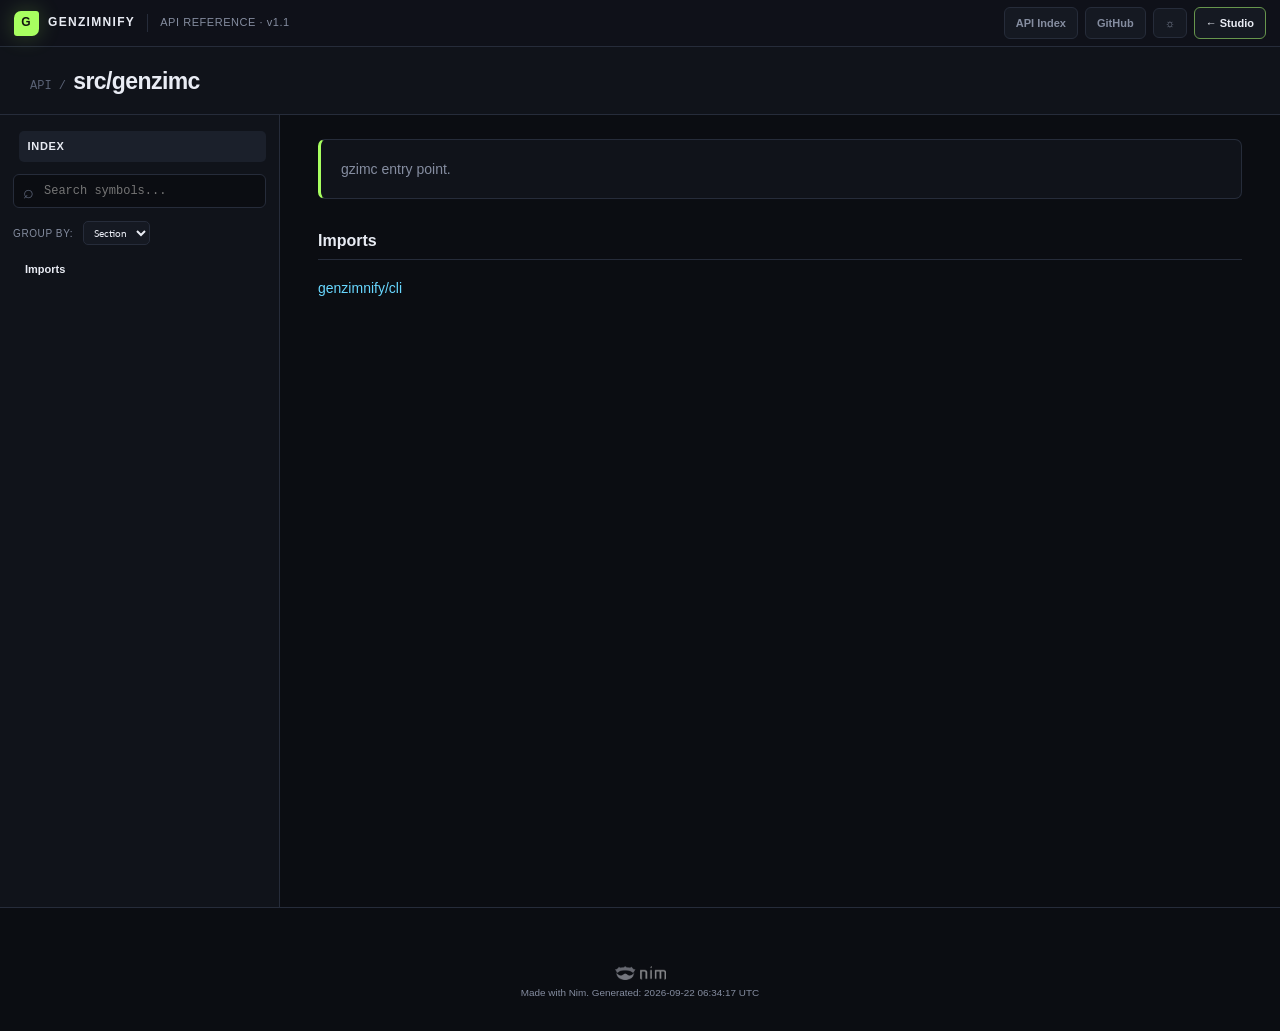
<file: docs/api/html/genzimc.html>
<?xml version="1.0" encoding="utf-8" ?>
<!DOCTYPE html PUBLIC "-//W3C//DTD XHTML 1.0 Transitional//EN" "https://www.w3.org/TR/xhtml1/DTD/xhtml1-transitional.dtd">
<!--  This file is generated by Nim. -->
<html xmlns="https://www.w3.org/1999/xhtml" xml:lang="en" lang="en" data-theme="auto">
<head>
<meta http-equiv="Content-Type" content="text/html; charset=utf-8" />
<meta name="viewport" content="width=device-width, initial-scale=1.0">
<title>src/genzimc</title>

<!-- Google fonts -->
<link href='https://fonts.googleapis.com/css?family=Lato:400,600,900' rel='stylesheet' type='text/css'/>
<link href='https://fonts.googleapis.com/css?family=Source+Code+Pro:400,500,600' rel='stylesheet' type='text/css'/>

<!-- Favicon -->
<link rel="shortcut icon" href="[data-uri]"/>
<link rel="icon" type="image/png" sizes="32x32" href="[data-uri]">

<!-- CSS -->
<link rel="stylesheet" type="text/css" href="nimdoc.out.css?v=2.2.12">

<!-- JS -->
<script type="text/javascript" src="dochack.js?v=2.2.12"></script>
</head>
<body>
  <div class="document" id="documentId">
    <input type="checkbox" id="nav-toggle" hidden>
    <label for="nav-toggle" id="nav-burger">&#9776;</label>
    <label for="nav-toggle" id="nav-overlay"></label>
    <div class="container">
      <h1 class="title">src/genzimc</h1>
      <div class="row">
  <div class="three columns">
    <div class="theme-select-wrapper">
      <label for="theme-select">Theme:&nbsp;</label>
      <select id="theme-select" onchange="setTheme(this.value)">
        <option value="auto">🌗 Match OS</option>
        <option value="dark">🌑 Dark</option>
        <option value="light">🌕 Light</option>
      </select>
    </div>
    <div id="global-links">
      <ul class="simple">
        <li><a id="indexLink" href="theindex.html">Index</a></li>
      </ul>
    </div>
    <div id="searchInputDiv">
      Search: <input type="search" id="searchInput" oninput="search()"/>
    </div>
    <div>
      Group by:
      <select onchange="groupBy(this.value)">
        <option value="section">Section</option>
        <option value="type">Type</option>
      </select>
    </div>
    <ul class="simple simple-toc" id="toc-list">
  <li>
  <a class="reference reference-toplevel" href="#6" id="56">Imports</a>
</li>

</ul>

  </div>
  <div class="nine columns" id="content">
    
    <div id="tocRoot"></div>
    
    <p class="module-desc">gzimc entry point.</p>
    <div class="section" id="6">
  <h1><a class="toc-backref" href="#6">Imports</a></h1>
  <dl class="item">
    <a class="reference external" href="genzimnify/cli.html">genzimnify/cli</a>
  </dl>
</div>

  </div>
</div>

      <div class="twelve-columns footer">
        <span class="nim-sprite"></span>
        <br>
        <small style="color: var(--hint);">Made with Nim. Generated: 2026-09-22 06:34:17 UTC</small>
      </div>
    </div>
  </div>
  
</body>
</html>
</file>
<file: docs/style.css>
:root {
  color-scheme: light;
  --bg: #ffffff;
  --surface: #f7f8fa;
  --surface-2: #eef1f4;
  --text: #171a21;
  --muted: #626b7a;
  --faint: #9098a7;
  --line: #dde1e7;
  --accent: #579c20;
  --accent-bright: #9af24f;
  --accent-soft: #eaf9dd;
  --blue: #2677d8;
  --code: #11141a;
  --code-text: #e8edf5;
  --header: 56px;
  --sidebar: 276px;
  --toc: 210px;
  --font-ui: Inter, ui-sans-serif, -apple-system, BlinkMacSystemFont, "Segoe UI", sans-serif;
  --font-code: "SFMono-Regular", "Cascadia Code", "JetBrains Mono", Consolas, monospace;
}
* { box-sizing: border-box; }
html { scroll-behavior: smooth; scroll-padding-top: 82px; }
body { margin: 0; background: var(--bg); color: var(--text); font: 15px/1.68 var(--font-ui); -webkit-font-smoothing: antialiased; }
body, header, aside, nav, main, article, button, input, pre, code, a { transition: background-color .22s ease, border-color .22s ease, color .22s ease, box-shadow .22s ease; }
a { color: var(--blue); text-decoration-thickness: 1px; text-underline-offset: 3px; }
button, input { font: inherit; }
.topbar { position: fixed; z-index: 40; inset: 0 0 auto; height: var(--header); display: flex; align-items: center; gap: 24px; padding: 0 22px; border-bottom: 1px solid var(--line); background: color-mix(in srgb, var(--bg) 91%, transparent); backdrop-filter: blur(16px); }
.brand { display: flex; align-items: center; gap: 10px; color: var(--text); text-decoration: none; font-size: 13px; font-weight: 850; letter-spacing: .09em; }
.brand-mark { width: 29px; height: 29px; display: block; filter: drop-shadow(0 5px 9px #12182024); }
.version { padding: 2px 6px; border: 1px solid var(--line); border-radius: 4px; color: var(--muted); font: 9px var(--font-code); letter-spacing: 0; }
.toplinks { display: flex; align-items: center; gap: 2px; }
.toplinks a { padding: 6px 9px; border-radius: 6px; color: var(--muted); text-decoration: none; font-size: 13px; }
.toplinks a:hover, .toplinks a.active { color: var(--text); background: var(--surface); }
.top-actions { margin-left: auto; display: flex; align-items: center; gap: 8px; }
.search-shell { position: relative; width: min(340px, 30vw); height: 36px; display: flex; align-items: center; border: 1px solid var(--line); border-radius: 7px; background: var(--surface); color: var(--muted); }
.search-shell:focus-within { border-color: #9ca5b3; background: var(--bg); box-shadow: 0 0 0 3px #2677d815; }
.search-icon { flex: 0 0 auto; padding-left: 10px; color: var(--faint); font-size: 14px; }
.search-shell input { width: 100%; min-width: 0; height: 100%; padding: 0 8px; border: 0; outline: 0; background: transparent; color: var(--text); font-size: 12px; }
.search-shell input::placeholder { color: var(--muted); opacity: 1; }
.search-shell input::-webkit-search-cancel-button { display: none; }
.search-shell kbd { flex: 0 0 auto; margin-right: 7px; padding: 1px 6px; border: 1px solid var(--line); border-radius: 4px; background: var(--bg); color: var(--faint); font: 10px var(--font-code); }
.mobile-menu { width: 34px; height: 34px; display: grid; place-items: center; border: 1px solid var(--line); border-radius: 7px; background: var(--surface); color: var(--muted); cursor: pointer; }
.mobile-menu:hover { color: var(--text); border-color: var(--faint); }
.github-link { height: 34px; display: flex; align-items: center; padding: 0 11px; border: 1px solid var(--line); border-radius: 7px; color: var(--text); background: var(--surface); text-decoration: none; font-size: 12px; font-weight: 700; }
.mobile-menu { display: none; }
.layout { min-height: 100vh; display: grid; grid-template-columns: var(--sidebar) minmax(0, 1fr) var(--toc); padding-top: var(--header); }
.sidebar { position: fixed; z-index: 30; top: var(--header); bottom: 0; left: 0; width: var(--sidebar); overflow: auto; padding: 22px 18px 44px 22px; border-right: 1px solid var(--line); background: var(--bg); }
.nav-group { margin-bottom: 24px; }
.nav-title { margin: 0 0 7px 10px; color: var(--faint); font-size: 10px; font-weight: 800; letter-spacing: .12em; text-transform: uppercase; }
.nav-link { display: flex; align-items: center; gap: 8px; min-height: 32px; margin: 1px 0; padding: 5px 10px; border-radius: 6px; color: var(--muted); text-decoration: none; font-size: 13px; }
.nav-link:hover { color: var(--text); background: var(--surface); }
.nav-link.active { color: var(--text); background: var(--accent-soft); font-weight: 720; }
.nav-link.active::before { content: ""; width: 3px; height: 16px; margin-left: -10px; border-radius: 0 3px 3px 0; background: var(--accent); }
.content { grid-column: 2; width: min(920px, 100%); margin: 0 auto; padding: 52px 64px 100px; }
.toc { position: fixed; top: calc(var(--header) + 44px); right: 18px; width: calc(var(--toc) - 28px); max-height: calc(100vh - var(--header) - 70px); overflow: auto; padding-left: 14px; border-left: 1px solid var(--line); }
.toc-title { margin-bottom: 9px; color: var(--faint); font-size: 10px; font-weight: 800; letter-spacing: .1em; text-transform: uppercase; }
.toc a { display: block; padding: 4px 0; color: var(--muted); text-decoration: none; font-size: 11px; line-height: 1.4; }
.toc a:hover, .toc a.active { color: var(--accent); }
.page-kicker { display: flex; align-items: center; gap: 7px; margin-bottom: 15px; color: var(--accent); font: 750 11px var(--font-code); letter-spacing: .08em; text-transform: uppercase; }
.page-kicker::before { content: ""; width: 18px; height: 2px; background: var(--accent); }
h1, h2, h3 { line-height: 1.18; letter-spacing: -.025em; }
h1 { max-width: 760px; margin: 0 0 20px; font-size: clamp(40px, 6vw, 62px); }
h2 { margin: 60px 0 17px; padding-top: 4px; font-size: 29px; }
h3 { margin: 35px 0 12px; font-size: 19px; }
.lead { max-width: 720px; margin: 0 0 32px; color: var(--muted); font-size: 18px; line-height: 1.65; }
p { max-width: 760px; }
strong { font-weight: 760; }
code { padding: .15em .36em; border-radius: 4px; background: var(--surface-2); color: var(--text); font: .88em var(--font-code); }
pre { position: relative; margin: 20px 0 26px; overflow: auto; padding: 20px 22px; border: 1px solid #272d39; border-radius: 10px; background: var(--code); color: var(--code-text); box-shadow: 0 12px 30px #00000010; font: 13px/1.7 var(--font-code); }
pre code { padding: 0; background: transparent; color: inherit; font: inherit; }
.copy-button { position: absolute; top: 9px; right: 9px; padding: 5px 8px; border: 1px solid #343b49; border-radius: 5px; background: #191e27; color: #8f99aa; cursor: pointer; font: 10px var(--font-ui); opacity: 0; }
pre:hover .copy-button, .copy-button:focus { opacity: 1; }
.tok-keyword { color: #d29bff; } .tok-builtin { color: #78d8ff; } .tok-string { color: #ffbd78; } .tok-comment { color: #70806c; font-style: italic; } .tok-value { color: #a8ff60; }
.callout { margin: 24px 0; padding: 17px 19px; border: 1px solid var(--line); border-left: 4px solid var(--accent); border-radius: 8px; background: var(--surface); }
.callout.warning { border-left-color: #e8a535; }
.callout-title { margin-bottom: 4px; font-weight: 800; }
.callout p { margin: 4px 0; color: var(--muted); }
.changelog h2 { margin-top: 64px; padding-top: 28px; border-top: 1px solid var(--line); }
.changelog h2:first-of-type { margin-top: 42px; }
.changelog h3 { margin: 24px 0 9px; color: var(--muted); font: 800 11px var(--font-code); letter-spacing: .09em; text-transform: uppercase; }
.changelog ul { max-width: 780px; margin: 0 0 20px; padding-left: 22px; }
.changelog li { margin: 8px 0; padding-left: 4px; line-height: 1.65; }
.cards { display: grid; grid-template-columns: repeat(2, minmax(0, 1fr)); gap: 13px; margin: 26px 0; }
.card { min-height: 145px; padding: 20px; border: 1px solid var(--line); border-radius: 10px; color: var(--text); background: var(--surface); text-decoration: none; }
.card:hover { border-color: color-mix(in srgb, var(--accent) 55%, var(--line)); box-shadow: 0 8px 28px #00000010; transform: translateY(-1px); }
.card-icon { width: 30px; height: 30px; display: grid; place-items: center; margin-bottom: 16px; border-radius: 7px; background: var(--accent-soft); color: var(--accent); font: 800 13px var(--font-code); }
.card h3 { margin: 0 0 5px; font-size: 16px; }
.card p { margin: 0; color: var(--muted); font-size: 12px; line-height: 1.55; }
.hero { padding-top: 28px; }
.hero-actions { display: flex; flex-wrap: wrap; gap: 10px; margin: 30px 0 42px; }
.button { min-height: 42px; display: inline-flex; align-items: center; justify-content: center; gap: 8px; padding: 0 16px; border: 1px solid var(--line); border-radius: 7px; background: var(--surface); color: var(--text); text-decoration: none; font-weight: 760; font-size: 13px; }
.button.primary { border-color: var(--accent-bright); background: var(--accent-bright); color: #10140d; }
.button:hover { transform: translateY(-1px); }
.feature-strip { display: grid; grid-template-columns: repeat(3, 1fr); gap: 1px; margin: 44px 0; overflow: hidden; border: 1px solid var(--line); border-radius: 10px; background: var(--line); }
.feature { padding: 21px; background: var(--bg); }
.feature b { display: block; margin-bottom: 4px; }
.feature span { color: var(--muted); font-size: 12px; }
table { width: 100%; margin: 20px 0 30px; border-collapse: collapse; font-size: 13px; }
th, td { padding: 11px 13px; border-bottom: 1px solid var(--line); text-align: left; vertical-align: top; }
th { color: var(--muted); background: var(--surface); font-size: 11px; letter-spacing: .04em; }
td code { white-space: nowrap; }
.steps { counter-reset: step; margin: 25px 0; }
.step { position: relative; min-height: 72px; margin-left: 19px; padding: 0 0 28px 37px; border-left: 1px solid var(--line); }
.step:last-child { border-left-color: transparent; }
.step::before { counter-increment: step; content: counter(step); position: absolute; left: -16px; top: -3px; width: 31px; height: 31px; display: grid; place-items: center; border: 1px solid var(--line); border-radius: 50%; background: var(--bg); color: var(--accent); font: 800 12px var(--font-code); }
.step h3 { margin: 0 0 5px; }
.step p { margin: 0; color: var(--muted); }
.page-nav { display: grid; grid-template-columns: 1fr 1fr; gap: 12px; margin-top: 72px; padding-top: 24px; border-top: 1px solid var(--line); }
.page-nav a { padding: 13px 15px; border: 1px solid var(--line); border-radius: 8px; color: var(--text); text-decoration: none; font-size: 12px; }
.page-nav a:last-child { text-align: right; }
.page-nav small { display: block; margin-bottom: 2px; color: var(--faint); }
.search-dropdown { position: absolute; z-index: 90; top: calc(100% + 7px); right: 0; width: min(420px, calc(100vw - 24px)); max-height: min(460px, calc(100vh - var(--header) - 24px)); overflow: auto; padding: 6px; border: 1px solid var(--line); border-radius: 8px; background: var(--bg); box-shadow: 0 16px 42px #17203326; }
.search-dropdown[hidden] { display: none; }
.search-result { display: block; padding: 11px 12px; border-radius: 6px; color: var(--text); text-decoration: none; }
.search-result:hover, .search-result.selected { background: var(--surface-2); }
.search-result b { display: block; font-size: 13px; }.search-result span { color: var(--muted); font-size: 11px; }
.search-empty { padding: 35px; color: var(--muted); text-align: center; }
@media (prefers-reduced-motion: reduce) { html { scroll-behavior: auto; } *, *::before, *::after { transition: none !important; } }
@media (max-width: 1100px) { .layout { grid-template-columns: var(--sidebar) minmax(0, 1fr); } .toc { display: none; } .content { padding-inline: 52px; } }
@media (max-width: 760px) {
  :root { --header: 52px; }
  .topbar { padding: 0 12px; gap: 10px; } .mobile-menu { display: grid; } .version, .toplinks, .github-link { display: none; }
  .top-actions { min-width: 0; flex: 1; } .search-shell { width: 100%; } .search-shell kbd { display: none; }
  .layout { display: block; padding-top: var(--header); }
  .sidebar { width: min(300px, 85vw); transform: translateX(-105%); box-shadow: 18px 0 50px #0008; transition: transform .2s ease; }
  body.nav-open .sidebar { transform: none; }
  .content { width: 100%; padding: 38px 22px 80px; }
  h1 { font-size: 40px; } h2 { margin-top: 48px; font-size: 25px; }
  .cards, .feature-strip { grid-template-columns: 1fr; } .page-nav { grid-template-columns: 1fr; } .page-nav a:last-child { text-align: left; }
  table { display: block; overflow-x: auto; } .copy-button { opacity: 1; }
}
@media (max-width: 520px) { .brand > span:nth-child(2) { display: none; } }
</file>
<file: docs/api/html/nimdoc.out.css>
/*
Stylesheet for use with Docutils/rst2html.

See http://docutils.sf.net/docs/howto/html-stylesheets.html for how to
customize this style sheet.

Modified from Chad Skeeters' rst2html-style
https://bitbucket.org/cskeeters/rst2html-style/

Modified by Boyd Greenfield and narimiran
*/

:root {
  color-scheme: light;
  --primary-background: #fff;
  --secondary-background: ghostwhite;
  --third-background: #e8e8e8;
  --info-background: #50c050;
  --warning-background: #c0a000;
  --error-background: #e04040;
  --border: #dde;
  --text: #222;
  --anchor: #07b;
  --anchor-focus: #607c9f;
  --input-focus: #1fa0eb;
  --strong: #3c3c3c;
  --hint: #9A9A9A;
  --nim-sprite-base64: url("[data-uri]");

  --keyword: #5e8f60;
  --identifier: #222;
  --comment: #484a86;
  --operator: #155da4;
  --punctuation: black;
  --other: black;
  --escapeSequence: #c4891b;
  --number: #252dbe;
  --literal: #a4255b;
  --program: #6060c0;
  --option: #508000;
  --raw-data: #a4255b;

  --clipboard-image-normal: url("data:image/svg+xml,%3Csvg xmlns='http://www.w3.org/2000/svg' style='color: black' fill='none' viewBox='0 0 24 24' stroke='currentColor'%3E %3Cpath stroke-linecap='round' stroke-linejoin='round' stroke-width='2' d='M9 5H7a2 2 0 00-2 2v12a2 2 0 002 2h10a2 2 0 002-2V7a2 2 0 00-2-2h-2M9 5a2 2 0 002 2h2a2 2 0 002-2M9 5a2 2 0 012-2h2a2 2 0 012 2' /%3E %3C/svg%3E");
  --clipboard-image-selected: url("data:image/svg+xml,%3Csvg xmlns='http://www.w3.org/2000/svg' style='color: black' viewBox='0 0 20 20' fill='currentColor'%3E %3Cpath d='M8 3a1 1 0 011-1h2a1 1 0 110 2H9a1 1 0 01-1-1z' /%3E %3Cpath d='M6 3a2 2 0 00-2 2v11a2 2 0 002 2h8a2 2 0 002-2V5a2 2 0 00-2-2 3 3 0 01-3 3H9a3 3 0 01-3-3z' /%3E %3C/svg%3E");
  --clipboard-image: var(--clipboard-image-normal)
}

[data-theme="dark"] {
  color-scheme: dark;
  --primary-background: #171921;
  --secondary-background: #1e202a;
  --third-background: #2b2e3b;
  --info-background: #008000;
  --warning-background: #807000;
  --error-background: #c03000;
  --border: #0e1014;
  --text: #fff;
  --anchor: #8be9fd;
  --anchor-focus: #8be9fd;
  --input-focus: #8be9fd;
  --strong: #bd93f9;
  --hint: #7A7C85;
  --nim-sprite-base64: url("[data-uri]");

  --keyword: #ff79c6;
  --identifier: #f8f8f2;
  --comment: #6272a4;
  --operator: #ff79c6;
  --punctuation: #f8f8f2;
  --other: #f8f8f2;
  --escapeSequence: #bd93f9;
  --number: #bd93f9;
  --literal: #f1fa8c;
  --program: #9090c0;
  --option: #90b010;
  --raw-data: #8be9fd;

  --clipboard-image-normal: url("data:image/svg+xml,%3Csvg xmlns='http://www.w3.org/2000/svg' style='color: lightgray' fill='none' viewBox='0 0 24 24' stroke='currentColor'%3E %3Cpath stroke-linecap='round' stroke-linejoin='round' stroke-width='2' d='M9 5H7a2 2 0 00-2 2v12a2 2 0 002 2h10a2 2 0 002-2V7a2 2 0 00-2-2h-2M9 5a2 2 0 002 2h2a2 2 0 002-2M9 5a2 2 0 012-2h2a2 2 0 012 2' /%3E %3C/svg%3E");
  --clipboard-image-selected: url("data:image/svg+xml,%3Csvg xmlns='http://www.w3.org/2000/svg' style='color: lightgray' viewBox='0 0 20 20' fill='currentColor'%3E %3Cpath d='M8 3a1 1 0 011-1h2a1 1 0 110 2H9a1 1 0 01-1-1z' /%3E %3Cpath d='M6 3a2 2 0 00-2 2v11a2 2 0 002 2h8a2 2 0 002-2V5a2 2 0 00-2-2 3 3 0 01-3 3H9a3 3 0 01-3-3z' /%3E %3C/svg%3E");
  --clipboard-image: var(--clipboard-image-normal);
}

@media (prefers-color-scheme: dark) {
  [data-theme="auto"] {
    color-scheme: dark;
    --primary-background: #171921;
    --secondary-background: #1e202a;
    --third-background: #2b2e3b;
    --info-background: #008000;
    --warning-background: #807000;
    --error-background: #c03000;
    --border: #0e1014;
    --text: #fff;
    --anchor: #8be9fd;
    --anchor-focus: #8be9fd;
    --input-focus: #8be9fd;
    --strong: #bd93f9;
    --hint: #7A7C85;
    --nim-sprite-base64: url("[data-uri]");

    --keyword: #ff79c6;
    --identifier: #f8f8f2;
    --comment: #6272a4;
    --operator: #ff79c6;
    --punctuation: #f8f8f2;
    --other: #f8f8f2;
    --escapeSequence: #bd93f9;
    --number: #bd93f9;
    --literal: #f1fa8c;
    --program: #9090c0;
    --option: #90b010;
    --raw-data: #8be9fd;

    --clipboard-image-normal: url("data:image/svg+xml,%3Csvg xmlns='http://www.w3.org/2000/svg' style='color: lightgray' fill='none' viewBox='0 0 24 24' stroke='currentColor'%3E %3Cpath stroke-linecap='round' stroke-linejoin='round' stroke-width='2' d='M9 5H7a2 2 0 00-2 2v12a2 2 0 002 2h10a2 2 0 002-2V7a2 2 0 00-2-2h-2M9 5a2 2 0 002 2h2a2 2 0 002-2M9 5a2 2 0 012-2h2a2 2 0 012 2' /%3E %3C/svg%3E");
    --clipboard-image-selected: url("data:image/svg+xml,%3Csvg xmlns='http://www.w3.org/2000/svg' style='color: lightgray' viewBox='0 0 20 20' fill='currentColor'%3E %3Cpath d='M8 3a1 1 0 011-1h2a1 1 0 110 2H9a1 1 0 01-1-1z' /%3E %3Cpath d='M6 3a2 2 0 00-2 2v11a2 2 0 002 2h8a2 2 0 002-2V5a2 2 0 00-2-2 3 3 0 01-3 3H9a3 3 0 01-3-3z' /%3E %3C/svg%3E");
    --clipboard-image: var(--clipboard-image-normal);
  }
}

.theme-select-wrapper {
  display: flex;
  align-items: center;
}

html {
  max-width: 100%;
  box-sizing: border-box;
  font-size: 100%;
  -webkit-text-size-adjust: 100%;
  -ms-text-size-adjust: 100%; }

body {
  max-width: 100%;
  box-sizing: border-box;
  font-family: "Lato", "Helvetica Neue", "HelveticaNeue", Helvetica, Arial, sans-serif;
  font-weight: 400;
  font-size: 1.125em;
  line-height: 1.5;
  color: var(--text);
  background-color: var(--primary-background); }

/* Skeleton grid */
.container {
  position: relative;
  width: 100%;
  max-width: 1050px;
  margin: 0 auto;
  padding: 0;
  box-sizing: border-box; }

.column, .columns {
  width: 100%;
  float: left;
  box-sizing: border-box;
  margin-left: 1%; }

@media print {
  #global-links, .link-seesrc, .theme-switch-wrapper, #searchInputDiv, .search-groupby,
  #nav-burger, #nav-overlay, .three.columns  {
    display:none;
  }
  .columns {
    width:100% !important;
  }
}

.column:first-child, .columns:first-child {
  margin-left: 0; }

.container .row {
  display: flex; }

.three.columns {
  width: 25.0%;
  height: 100vh;
  position: sticky;
  top: 0px;
  left: 0px;
  overflow-y: auto;
  padding: 2px;
}

.nine.columns {
  width: 75.0%;
  margin-left: 0;
  padding-left: 1.5em; }

.twelve.columns {
  width: 100%;
  margin-left: 0; }

#nav-burger, #nav-overlay {
  display: none;
}

@media screen and (max-width: 860px) {
  #nav-burger {
    display: flex;
    align-items: center;
    justify-content: center;
    position: fixed;
    top: 0.25em;
    left: 0.25em;
    z-index: 200;
    width: 1.6rem;
    height: 1.6rem;
    font-size: 1.25em;
    cursor: pointer;
    border-radius: 4px;
    background-color: var(--secondary-background);
    color: var(--text);
    border: 1px solid var(--border);
    user-select: none;
    opacity: 0.55;
  }
  #nav-burger:hover {
    background-color: var(--third-background);
  }
  #nav-toggle:checked ~ .container .three.columns {
    transform: translateX(0);
  }
  #nav-toggle:checked ~ #nav-overlay {
    opacity: 1;
    pointer-events: auto;
  }
  #nav-overlay {
    display: block;
    position: fixed;
    top: 0;
    left: 0;
    bottom: 0;
    right: 0;
    z-index: 99; /* below sidebar */
    background: rgba(0, 0, 0, 0.35);
    opacity: 0;
    pointer-events: none;
    transition: opacity 0.22s ease;
  }
  .three.columns {
    display: block;
    position: fixed;
    left: 0;
    width: min(80vw, 24em);
    padding-top: 1.6em;
    height: 100vh;  /* Fallback */
    height: 100dvh;
    overflow-y: auto;
    z-index: 100;
    background-color: var(--secondary-background);
    box-shadow: 2px 0 12px rgba(0,0,0,0.25);
    transform: translateX(-110%);
    transition: transform 0.25s ease;
  }
  .nine.columns {
    width: 100%;
    margin-left: 0;
    padding-left: 0;
  }
  body {
    font-size: 1em;
    line-height: 1.35;
    margin-left: 0.35em;
    margin-right: 0.35em;
  }
}

cite {
  font-style: italic !important; }


/* Nim search input */
div#searchInputDiv {
  margin-bottom: 1em;
}
input#searchInput {
  width: 80%;
}

/*
 * Some custom formatting for input forms.
 * This also fixes input form colors on Firefox with a dark system theme on Linux.
 */
input {
  -moz-appearance: none;
  background-color: var(--secondary-background);
  color: var(--text);
  border: 1px solid var(--border);
  font-family: "Lato", "Helvetica Neue", "HelveticaNeue", Helvetica, Arial, sans-serif;
  font-size: 0.9em;
  padding: 6px;
}

input:focus {
  border: 1px solid var(--input-focus);
  box-shadow: 0 0 3px var(--input-focus);
}

select {
  -moz-appearance: none;
  background-color: var(--secondary-background);
  color: var(--text);
  border: 1px solid var(--border);
  font-family: "Lato", "Helvetica Neue", "HelveticaNeue", Helvetica, Arial, sans-serif;
  font-size: 0.9em;
  padding: 6px;
}

select:focus {
  border: 1px solid var(--input-focus);
  box-shadow: 0 0 3px var(--input-focus);
}

/* Docgen styles */

:target {
  border: 2px solid #B5651D;
  border-style: dotted;
}

/* Links */
a {
  color: var(--anchor);
  text-decoration: none;
}

a span.Identifier {
  text-decoration: underline;
  text-decoration-color: #aab;
}

a.reference-toplevel {
  font-weight: bold;
}

a.nimdoc {
  word-spacing: 0.3em;
}

a.toc-backref {
  text-decoration: none;
  color: var(--text);
}

a.link-seesrc {
  color: #607c9f;
  font-size: 0.9em;
  font-style: italic;
}

a:hover, a:focus {
  color: var(--anchor-focus);
  text-decoration: underline;
}

a:hover span.Identifier {
  color: var(--anchor);
}


sub, sup {
  position: relative;
  font-size: 75%;
  line-height: 0;
  vertical-align: baseline; }

sup {
  top: -0.5em; }

sub {
  bottom: -0.25em; }

img {
  width: auto;
  height: auto;
  max-width: 100%;
  vertical-align: middle;
  border: 0;
  -ms-interpolation-mode: bicubic; }

@media print {
  * {
    color: black !important;
    text-shadow: none !important;
    background: transparent !important;
    box-shadow: none !important; }

  a, a:visited {
    text-decoration: underline; }

  a[href]:after {
    content: " (" attr(href) ")"; }

  abbr[title]:after {
    content: " (" attr(title) ")"; }

  .ir a:after,
  a[href^="javascript:"]:after,
  a[href^="#"]:after {
    content: ""; }

  pre, blockquote {
    border: 1px solid #999;
    page-break-inside: avoid; }

  thead {
    display: table-header-group; }

  tr, img {
    page-break-inside: avoid; }

  img {
    max-width: 100% !important; }

  @page {
    margin: 0.5cm; }

  h1 {
    page-break-before: always; }

  h1.title {
    page-break-before: avoid; }
	
  .nine.columns h1:first-of-type {
    page-break-before: avoid;
  }

  p, h2, h3 {
    orphans: 3;
    widows: 3; }

  h2, h3 {
    page-break-after: avoid; }
}


p {
  margin-top: 0.5em;
  margin-bottom: 0.5em; }

small {
  font-size: 85%; }

strong {
  font-weight: 600;
  font-size: 0.95em;
  color: var(--strong); }

em {
  font-style: italic; }

h1 {
  font-size: 1.8em;
  font-weight: 400;
  padding-bottom: .25em;
  border-bottom: 6px solid var(--third-background);
  margin-top: 2.5em;
  margin-bottom: 1em;
  line-height: 1.2em; }

h1.title {
  padding-bottom: 1em;
  border-bottom: 0px;
  font-size: 2.5em;
  text-align: center;
  font-weight: 900;
  margin-top: 0.75em;
  margin-bottom: 0em; }

h2 {
  font-size: 1.3em;
  margin-top: 2em; }

h2.subtitle {
  margin-top: 0em;
  text-align: center; }

h3 {
  font-size: 1.125em;
  font-style: italic;
  margin-top: 1.5em; }

h4 {
  font-size: 1.125em;
  margin-top: 1em; }

h5 {
  font-size: 1.125em;
  margin-top: 0.75em; }

h6 {
  font-size: 1.1em; }

@media screen and (max-width: 860px) {
  h1.title {
    font-size: 2em;
  }
  h1 {
    font-size: 1.5em;
    margin-top: 1.5em;
    margin-bottom: 0.75em;
  }
  h2 {
    margin-top: 1.3em;
  }
  h3 {
    margin-top: 1.2em;
  }
}

ul, ol {
  padding: 0;
  margin-top: 0.5em;
  margin-left: 0.75em; }

ul ul, ul ol, ol ol, ol ul {
  margin-bottom: 0;
  margin-left: 1.25em; }

ul.simple > li {
  list-style-type: circle; }

ul.simple-boot li {
  list-style-type: none;
  margin-left: 0em;
  margin-bottom: 0.5em; }

ol.simple > li, ul.simple > li {
  margin-bottom: 0.2em;
  margin-left: 0.4em }

ul.simple.simple-toc > li {
  margin-top: 1em; }

ul.simple-toc {
  list-style: none;
  font-size: 0.9em;
  margin-left: -0.3em;
  margin-top: 1em; }

ul.simple-toc > li {
  list-style-type: none; }

ul.simple-toc-section {
  list-style-type: circle;
  margin-left: 0.8em;
  color: #6c9aae; }

ul.nested-toc-section {
  list-style-type: circle;
  margin-left: -0.75em;
  color: var(--text); }

ul.nested-toc-section > li {
  margin-left: 1.25em; }


ol.arabic {
  list-style: decimal; }

ol.loweralpha {
  list-style: lower-alpha; }

ol.upperalpha {
  list-style: upper-alpha; }

ol.lowerroman {
  list-style: lower-roman; }

ol.upperroman {
  list-style: upper-roman; }

ul.auto-toc {
  list-style-type: none; }


dl {
  margin-bottom: 1.5em; }

dt {
  margin-bottom: -0.5em;
  margin-left: 0.0em; }

dd {
  margin-left: 2.0em;
  margin-bottom: 3.0em;
  margin-top: 0.5em; }


hr {
  margin: 2em 0;
  border: 0;
  border-top: 1px solid #aaa; }

hr.footnote {
  width: 25%;
  border-top: 0.15em solid #999;
  margin-bottom: 0.15em;
  margin-top: 0.15em;
}
div.footnote-group {
  margin-left: 1em;
}
div.footnote-label {
  display: inline-block;
  min-width: 1.7em;
}

div.option-list {
  border: 0.1em solid var(--border);
}
div.option-list-item {
  padding-left: 12em;
  padding-right: 0;
  padding-bottom: 0.3em;
  padding-top: 0.3em;
}
div.odd {
  background-color: var(--secondary-background);
}
div.option-list-label {
  margin-left: -11.5em;
  margin-right: 0em;
  min-width: 11.5em;
  display: inline-block;
  vertical-align: top;
}
div.option-list-description {
  width: calc(100% - 1em);
  padding-left: 1em;
  padding-right: 0;
  display: inline-block;
}

blockquote {
  font-size: 0.9em;
  font-style: italic;
  padding-left: 0.5em;
  margin-left: 0;
  border-left: 5px solid #bbc;
}

blockquote.markdown-quote {
  font-size: 0.9rem;  /* use rem to avoid recursion */
  font-style: normal;
}

.pre, span.tok {
  font-family: "Source Code Pro", Monaco, Menlo, Consolas, "Courier New", monospace;
  font-weight: 500;
  font-size: 0.85em;
  color: var(--text);
  background-color: var(--third-background);
  padding-left: 3px;
  padding-right: 3px;
  border-radius: 4px;
  white-space: pre-wrap;
  overflow-wrap: break-word;
}

span.tok {
  border: 1px solid #808080;
  padding-bottom: 0.1em;
  margin-right: 0.2em;
}

.copyToClipBoard {
  position: relative;
}

pre {
  font-family: "Source Code Pro", Monaco, Menlo, Consolas, "Courier New", monospace;
  color: var(--text);
  font-weight: 500;
  display: inline-block;
  box-sizing: border-box;
  min-width: 100%;
  max-width: 100%;
  padding: 0.5em;
  margin-top: 0.5em;
  margin-bottom: 0.5em;
  font-size: 0.85em;
  white-space: pre !important;
  overflow-y: hidden;
  overflow-x: auto;
  background-color: var(--secondary-background);
  border: 1px solid var(--border);
  -webkit-border-radius: 6px;
  -moz-border-radius: 6px;
  border-radius: 6px;
}

@media screen and (max-width: 860px) {
  pre {
    font-stretch: semi-condensed;
    letter-spacing: -0.25px;
    line-height: 1.25;
    padding: 0.33em;
  }
}

.copyToClipBoardBtn {
  visibility: hidden;
  position: absolute;
  width: 24px;
  border-radius: 4px;
  background-image: var(--clipboard-image);
  right: 5px;
  top: 13px;
  background-color: var(--secondary-background);
  padding: 11px;
  border: 0;
}

.copyToClipBoard:hover .copyToClipBoardBtn {
  visibility: visible;
}

.pre-scrollable {
  max-height: 340px;
  overflow-y: scroll; }


/* Nim line-numbered tables */
.line-nums-table {
  width: 100%;
  table-layout: fixed; }

table.line-nums-table {
  border-radius: 4px;
  border: 1px solid var(--border);
  background-color: var(--secondary-background);
  border-collapse: separate;
  margin-top: 15px;
  margin-bottom: 25px; }

.line-nums-table tbody {
  border: none; }

.line-nums-table td pre {
  border: none;
  background-color: transparent; }

.line-nums-table td.blob-line-nums {
  width: 28px; }

.line-nums-table td.blob-line-nums pre {
  color: #b0b0b0;
  -webkit-filter: opacity(75%);
  filter: opacity(75%);
  text-align: right;
  border-color: transparent;
  background-color: transparent;
  padding-left: 0px;
  margin-left: 0px;
  padding-right: 0px;
  margin-right: 0px; }


table {
  max-width: 100%;
  background-color: transparent;
  margin-top: 0.5em;
  margin-bottom: 1.5em;
  border-collapse: collapse;
  border-color: var(--third-background);
  border-spacing: 0;
  display: block;
  overflow-x: auto;
}

table:not(.line-nums-table) {
  font-size: 0.9em;
}

table th, table td {
  padding: 0px 0.5em 0px;
  border-color: var(--third-background);
}

table th {
  background-color: var(--third-background);
  border-color: var(--third-background);
  font-weight: bold; }

table th.docinfo-name {
  background-color: transparent;
  text-align: right;
}

table:not(.line-nums-table) tr:hover {
  background-color: var(--third-background); }


/* rst2html default used to remove borders from tables and images */
.borderless, table.borderless td, table.borderless th {
  border: 0; }

table.borderless td, table.borderless th {
  /* Override padding for "table.docutils td" with "! important".
     The right padding separates the table cells. */
  padding: 0 0.5em 0 0 !important; }

.admonition {
  padding: 0.3em;
  background-color: var(--secondary-background);
  border-left: 0.4em solid #7f7f84;
  margin-bottom: 0.5em;
  -webkit-box-shadow: 0 5px 8px -6px rgba(0,0,0,.2);
      -moz-box-shadow: 0 5px 8px -6px rgba(0,0,0,.2);
          box-shadow: 0 5px 8px -6px rgba(0,0,0,.2);
}
.admonition-info {
  border-color: var(--info-background);
}
.admonition-info-text {
  color: var(--info-background);
}
.admonition-warning {
  border-color: var(--warning-background);
}
.admonition-warning-text {
  color: var(--warning-background);
}
.admonition-error {
  border-color: var(--error-background);
}
.admonition-error-text {
  color: var(--error-background);
}

.first {
  /* Override more specific margin styles with "! important". */
  margin-top: 0 !important; }

.last, .with-subtitle {
  margin-bottom: 0 !important; }

.hidden {
  display: none; }

blockquote.epigraph {
  margin: 2em 5em; }

dl.docutils dd {
  margin-bottom: 0.5em; }

object[type="image/svg+xml"], object[type="application/x-shockwave-flash"] {
  overflow: hidden; }


div.figure {
  margin-left: 2em;
  margin-right: 2em; }

div.footer, div.header {
  clear: both;
  text-align: center;
  color: #666;
  font-size: smaller; }

div.footer {
  padding-top: 5em; }

div.line-block {
  display: block;
  margin-top: 1em;
  margin-bottom: 1em; }

div.line-block div.line-block {
  margin-top: 0;
  margin-bottom: 0;
  margin-left: 1.5em; }

div.topic {
  margin: 2em; }

div.search_results {
  background-color: var(--third-background);
  padding: 1em;
  border: 1px solid #4d4d4d;
  position: sticky;
  top: 1em;
  isolation: isolate;
  max-width: calc(100vw - 6em);
  z-index: 1;
  max-height: calc(100vh - 6em);
  overflow-y: scroll;}

div#global-links ul {
  margin-left: 0;
  list-style-type: none; }

div#global-links > simple-boot {
  margin-left: 3em; }

hr.docutils {
  width: 75%; }

img.align-left, .figure.align-left, object.align-left {
  clear: left;
  float: left;
  margin-right: 1em; }

img.align-right, .figure.align-right, object.align-right {
  clear: right;
  float: right;
  margin-left: 1em; }

img.align-center, .figure.align-center, object.align-center {
  display: block;
  margin-left: auto;
  margin-right: auto; }

.align-left {
  text-align: left; }

.align-center {
  clear: both;
  text-align: center; }

.align-right {
  text-align: right; }

/* reset inner alignment in figures */
div.align-right {
  text-align: inherit; }

p.attribution {
  text-align: right;
  margin-left: 50%; }

p.caption {
  font-style: italic; }

p.credits {
  font-style: italic;
  font-size: smaller; }

p.label {
  white-space: nowrap; }

p.rubric {
  font-weight: bold;
  font-size: larger;
  color: maroon;
  text-align: center; }

p.topic-title {
  font-weight: bold; }

pre.address {
  margin-bottom: 0;
  margin-top: 0;
  font: inherit; }

pre.literal-block, pre.doctest-block, pre.math, pre.code {
  margin-left: 2em;
  margin-right: 2em; }

pre.code .ln {
  color: grey; }

/* line numbers */
pre.code, code {
  background-color: #eeeeee; }

pre.code .comment, code .comment {
  color: #5c6576; }

pre.code .keyword, code .keyword {
  color: #3B0D06;
  font-weight: bold; }

pre.code .literal.string, code .literal.string {
  color: #0c5404; }

pre.code .name.builtin, code .name.builtin {
  color: #352b84; }

pre.code .deleted, code .deleted {
  background-color: #DEB0A1; }

pre.code .inserted, code .inserted {
  background-color: #A3D289; }

span.classifier {
  font-style: oblique; }

span.classifier-delimiter {
  font-weight: bold; }

span.problematic {
  color: #b30000; }

span.section-subtitle {
  /* font-size relative to parent (h1..h6 element) */
  font-size: 80%; }

span.DecNumber {
  color: var(--number); }

span.BinNumber {
  color: var(--number); }

span.HexNumber {
  color: var(--number); }

span.OctNumber {
  color: var(--number); }

span.FloatNumber {
  color: var(--number); }

span.Identifier {
  color: var(--identifier); }

span.Keyword {
  font-weight: 600;
  color: var(--keyword); }

span.StringLit {
  color: var(--literal); }

span.LongStringLit {
  color: var(--literal); }

span.CharLit {
  color: var(--literal); }

span.EscapeSequence {
  color: var(--escapeSequence); }

span.Operator {
  color: var(--operator); }

span.Punctuation {
  color: var(--punctuation); }

span.Comment, span.LongComment {
  font-style: italic;
  font-weight: 400;
  color: var(--comment); }

span.RegularExpression {
  color: darkviolet; }

span.TagStart {
  color: darkviolet; }

span.TagEnd {
  color: darkviolet; }

span.Key {
  color: #252dbe; }

span.Value {
  color: #252dbe; }

span.RawData {
  color: var(--raw-data); }

span.Assembler {
  color: #252dbe; }

span.Preprocessor {
  color: #252dbe; }

span.Directive {
  color: #252dbe; }

span.option {
  font-weight: bold;
  font-family: "Source Code Pro", Monaco, Menlo, Consolas, "Courier New", monospace;
  color: var(--option); }

span.Prompt {
  font-weight: bold;
  color: red; }

span.ProgramOutput {
  font-weight: bold;
  color: #808080; }

span.program {
  font-weight: bold;
  color: var(--program);
  text-decoration: underline;
  text-decoration-color: var(--hint);
  text-decoration-thickness: 0.05em;
  text-underline-offset: 0.15em; }

span.Command, span.Rule, span.Hyperlink,
span.Label, span.Reference, span.Other {
  color: var(--other); }

/* Pop type, const, proc, and iterator defs in nim def blocks */
dt pre > span.Identifier, dt pre > span.Operator {
  color: var(--identifier);
  font-weight: 700; }

dt pre > span.Keyword ~ span.Identifier, dt pre > span.Identifier ~ span.Identifier,
dt pre > span.Operator ~ span.Identifier, dt pre > span.Other ~ span.Identifier {
  color: var(--identifier);
  font-weight: inherit; }

/* Nim sprite for the footer (taken from main page favicon) */
.nim-sprite {
  display: inline-block;
  width: 51px;
  height: 14px;
  background-position: 0 0;
  background-size: 51px 14px;
  -webkit-filter: opacity(50%);
  filter: opacity(50%);
  background-repeat: no-repeat;
  background-image: var(--nim-sprite-base64);
  margin-bottom: 5px; }

span.pragmadots {
  /* Position: relative frees us up to make the dots
  look really nice without fucking up the layout and
  causing bulging in the parent container */
  position: relative;
  /* 1px down looks slightly nicer */
  top: 1px;
  padding: 2px;
  background-color: var(--third-background);
  border-radius: 4px;
  margin: 0 2px;
  cursor: pointer;
  font-size: 0.8em; }

span.pragmadots:hover {
  background-color: var(--hint); }

span.pragmawrap {
  display: none; }

span.attachedType {
  display: none;
  visibility: hidden; }

/* Genzimnify Studio documentation skin. This override layer keeps generated
   Nim markup and behavior intact while matching the browser IDE. */
:root {
  --studio-bg: #f4f6fa; --studio-surface: #fff; --studio-surface-2: #f1f3f7;
  --studio-surface-3: #e7ebf2; --studio-line: #d3d8e3; --studio-line-soft: #e4e7ed;
  --studio-text: #202532; --studio-muted: #667085; --studio-faint: #9299a8;
  --studio-accent: #4b8f18; --studio-accent-bright: #a8ff60; --studio-blue: #087ea4;
  --studio-purple: #8b3bb4;
  --primary-background: var(--studio-bg); --secondary-background: var(--studio-surface);
  --third-background: var(--studio-surface-3); --border: var(--studio-line);
  --text: var(--studio-text); --anchor: var(--studio-blue); --anchor-focus: var(--studio-accent);
  --input-focus: var(--studio-accent); --strong: var(--studio-text); --hint: var(--studio-muted);
}
[data-theme="dark"] {
  --studio-bg: #0b0d12; --studio-surface: #10131a; --studio-surface-2: #151922;
  --studio-surface-3: #1b202b; --studio-line: #262c3a; --studio-line-soft: #1d222d;
  --studio-text: #e9ecf4; --studio-muted: #858da0; --studio-faint: #596174;
  --studio-accent: #a8ff60; --studio-blue: #68d7ff; --studio-purple: #c792ea;
  --primary-background: var(--studio-bg); --secondary-background: var(--studio-surface);
  --third-background: var(--studio-surface-3); --border: var(--studio-line);
  --text: var(--studio-text); --anchor: var(--studio-blue); --anchor-focus: var(--studio-accent);
  --input-focus: var(--studio-accent); --strong: var(--studio-text); --hint: var(--studio-muted);
}
@media (prefers-color-scheme: dark) {
  [data-theme="auto"] {
    --studio-bg: #0b0d12; --studio-surface: #10131a; --studio-surface-2: #151922;
    --studio-surface-3: #1b202b; --studio-line: #262c3a; --studio-line-soft: #1d222d;
    --studio-text: #e9ecf4; --studio-muted: #858da0; --studio-faint: #596174;
    --studio-accent: #a8ff60; --studio-blue: #68d7ff; --studio-purple: #c792ea;
    --primary-background: var(--studio-bg); --secondary-background: var(--studio-surface);
    --third-background: var(--studio-surface-3); --border: var(--studio-line);
    --text: var(--studio-text); --anchor: var(--studio-blue); --anchor-focus: var(--studio-accent);
    --input-focus: var(--studio-accent); --strong: var(--studio-text); --hint: var(--studio-muted);
  }
}
html { scroll-padding-top: 70px; }
body {
  margin: 0; padding-top: 46px; min-height: 100vh;
  font-family: Inter, ui-sans-serif, -apple-system, BlinkMacSystemFont, "Segoe UI", sans-serif;
  font-size: 14px; line-height: 1.6; background: var(--studio-bg); color: var(--studio-text);
}
body, body * {
  transition: background-color .28s ease, color .28s ease, border-color .28s ease, box-shadow .28s ease;
}
.studio-docbar {
  position: fixed; z-index: 500; top: 0; left: 0; right: 0; height: 46px;
  display: flex; align-items: center; gap: 12px; padding: 0 14px;
  border-bottom: 1px solid var(--studio-line);
  background: color-mix(in srgb, var(--studio-surface) 94%, transparent);
  backdrop-filter: blur(16px); -webkit-backdrop-filter: blur(16px);
}
.studio-docbar a { text-decoration: none; }
.studio-doc-brand {
  display: flex; align-items: center; gap: 9px; color: var(--studio-text);
  font-size: 12px; font-weight: 800; letter-spacing: .11em;
}
.studio-doc-mark {
  display: grid; place-items: center; width: 25px; height: 25px;
  border-radius: 7px 3px 7px 3px; background: var(--studio-accent-bright);
  color: #10140d; font-weight: 900;
  box-shadow: 0 0 22px color-mix(in srgb, var(--studio-accent-bright) 24%, transparent);
}
.studio-doc-divider { width: 1px; height: 18px; background: var(--studio-line); }
.studio-doc-section { color: var(--studio-muted); font-size: 11px; letter-spacing: .05em; }
.studio-doc-actions { display: flex; align-items: center; gap: 7px; margin-left: auto; }
.studio-doc-actions a, .studio-theme-button {
  display: inline-flex; align-items: center; height: 30px; padding: 0 11px;
  border: 1px solid var(--studio-line); border-radius: 6px;
  background: var(--studio-surface-2); color: var(--studio-muted); cursor: pointer;
  font: 600 11px Inter, ui-sans-serif, sans-serif;
}
.studio-doc-actions a:hover, .studio-theme-button:hover {
  border-color: var(--studio-faint); color: var(--studio-text); text-decoration: none;
}
.studio-doc-actions .studio-back {
  border-color: color-mix(in srgb, var(--studio-accent) 50%, var(--studio-line));
  color: var(--studio-text);
}
.document { min-height: calc(100vh - 46px); }
.container { width: 100%; max-width: 1440px; padding: 0; }
.container > h1.title {
  margin: 0; padding: 22px 30px 18px; border: 0; border-bottom: 1px solid var(--studio-line);
  background: var(--studio-surface); color: var(--studio-text); text-align: left;
  font-size: 23px; font-weight: 720; letter-spacing: -.025em;
}
.container > h1.title::before {
  content: "API / "; color: var(--studio-faint);
  font: 500 12px "SFMono-Regular", "Cascadia Code", monospace; letter-spacing: 0;
}
.container .row { align-items: flex-start; }
.three.columns {
  width: 280px; height: calc(100vh - 108px); top: 46px; padding: 16px 13px 32px;
  border-right: 1px solid var(--studio-line); background: var(--studio-surface);
  scrollbar-color: var(--studio-faint) transparent;
}
.nine.columns { width: calc(100% - 280px); max-width: 1080px; padding: 24px 38px 80px; }
.theme-select-wrapper { display: none; }
#global-links { margin-bottom: 10px; }
#global-links ul { margin: 0; }
#global-links li { list-style: none; }
#global-links a {
  display: block; padding: 7px 9px; border-radius: 5px;
  background: var(--studio-surface-3); color: var(--studio-text);
  font-size: 11px; font-weight: 700; letter-spacing: .06em; text-transform: uppercase;
}
div#searchInputDiv { position: relative; margin: 12px 0; color: transparent; font-size: 0; }
input#searchInput {
  width: 100%; height: 34px; padding: 0 10px 0 30px;
  border: 1px solid var(--studio-line); border-radius: 6px; outline: 0;
  background: var(--studio-bg); color: var(--studio-text);
  font: 12px "SFMono-Regular", "Cascadia Code", monospace;
}
div#searchInputDiv::before {
  content: "⌕"; position: absolute; z-index: 1; left: 10px; top: 4px;
  color: var(--studio-faint); font-size: 18px;
}
.three.columns > div:nth-of-type(4) {
  margin: 13px 0; color: var(--studio-muted);
  font-size: 10px; letter-spacing: .06em; text-transform: uppercase;
}
.three.columns select {
  margin-left: 6px; padding: 4px 6px; border-radius: 5px;
  background: var(--studio-surface-2); font-size: 10px;
}
#toc-list, #toc-list ul { margin-left: 0; }
#toc-list li { list-style: none; }
#toc-list a {
  display: block; padding: 4px 7px; overflow: hidden; border-radius: 4px;
  color: var(--studio-muted); text-overflow: ellipsis; white-space: nowrap;
  font: 11px/1.45 "SFMono-Regular", "Cascadia Code", monospace;
}
#toc-list a:hover { background: var(--studio-surface-3); color: var(--studio-text); text-decoration: none; }
#toc-list a.reference-toplevel {
  color: var(--studio-text); font-family: Inter, ui-sans-serif, sans-serif; font-weight: 700;
}
#toc-list details > summary { color: var(--studio-faint); }
.module-desc, .studio-index-hero {
  margin: 0 0 25px; padding: 18px 20px; border: 1px solid var(--studio-line);
  border-left: 3px solid var(--studio-accent); border-radius: 7px;
  background: var(--studio-surface); color: var(--studio-muted);
}
.studio-index-hero strong { display: block; margin-bottom: 5px; color: var(--studio-text); font-size: 15px; }
.section { margin-bottom: 28px; }
.section > h1 {
  margin: 32px 0 13px; padding: 0 0 9px; border-bottom: 1px solid var(--studio-line);
  font-size: 16px; font-weight: 720;
}
dl.item { margin: 0; padding: 4px 0; }
dl.item > div {
  margin: 9px 0; border: 1px solid var(--studio-line); border-radius: 7px;
  background: var(--studio-surface); overflow: hidden;
}
dl.item dt { margin: 0; }
dl.item dt pre {
  margin: 0; padding: 12px 14px; border: 0; border-radius: 0;
  background: var(--studio-surface-2); font-size: 12px;
}
dl.item dd { margin: 0; padding: 10px 14px; color: var(--studio-muted); font-size: 13px; }
pre {
  border-color: var(--studio-line); border-radius: 7px; background: var(--studio-surface-2);
  font-family: "SFMono-Regular", "Cascadia Code", "JetBrains Mono", Consolas, monospace;
}
a { color: var(--studio-blue); }
a:hover, a:focus { color: var(--studio-accent); }
:target { border: 1px solid var(--studio-accent); outline: 3px solid color-mix(in srgb, var(--studio-accent) 15%, transparent); }
.Keyword { color: var(--studio-purple); }
.Identifier { color: var(--studio-text); }
.DecNumber, .FloatNumber, .HexNumber, .OctNumber, .BinNumber { color: #f7b955; }
.StringLit, .LongStringLit, .CharLit { color: #ffb86c; }
.Comment, .LongComment { color: #667c65; }
.footer {
  padding: 30px; border-top: 1px solid var(--studio-line);
  color: var(--studio-faint); text-align: center;
}
body.doc-index .container { max-width: 1120px; padding: 0 28px 70px; }
body.doc-index .container > h1.title { margin: 0 -28px 28px; padding-left: 28px; }
body.doc-index .container > h1.title::before { content: "GENZIMNIFY / "; }
body.doc-index .container > dl {
  display: grid; grid-template-columns: minmax(140px, .35fr) minmax(0, 1fr);
  gap: 8px 0;
}
body.doc-index .container > dl > dt {
  margin: 0; padding: 10px 12px; border: 1px solid var(--studio-line);
  border-radius: 6px 0 0 6px; background: var(--studio-surface);
}
body.doc-index .container > dl > dd {
  margin: 0; padding: 10px 12px; border: 1px solid var(--studio-line);
  border-left: 0; border-radius: 0 6px 6px 0; background: var(--studio-surface);
}
body.doc-index .container > dl > dd ul { margin: 0; }
body.doc-index .container > dl > dd li { list-style: none; }
@media screen and (max-width: 860px) {
  body { margin: 0; padding-top: 46px; }
  .studio-doc-section, .studio-doc-actions .studio-github { display: none; }
  .studio-docbar { padding: 0 9px 0 47px; }
  #nav-burger {
    top: 54px; left: 9px; width: 32px; height: 32px;
    border-color: var(--studio-line); background: var(--studio-surface-2); opacity: 1;
  }
  .container > h1.title { padding: 17px 18px; font-size: 19px; }
  .three.columns {
    top: 46px; width: min(82vw, 290px); height: calc(100vh - 46px);
    padding-top: 55px; background: var(--studio-surface);
  }
  .nine.columns { width: 100%; padding: 22px 16px 60px; }
  body.doc-index .container { padding: 0 16px 60px; }
  body.doc-index .container > h1.title { margin: 0 -16px 20px; padding-left: 52px; }
  body.doc-index .container > dl { display: block; }
  body.doc-index .container > dl > dt { border-radius: 6px 6px 0 0; }
  body.doc-index .container > dl > dd {
    margin: -1px 0 9px; border: 1px solid var(--studio-line); border-radius: 0 0 6px 6px;
  }
}
@media (prefers-reduced-motion: reduce) { body, body * { transition: none; } }
</file>
